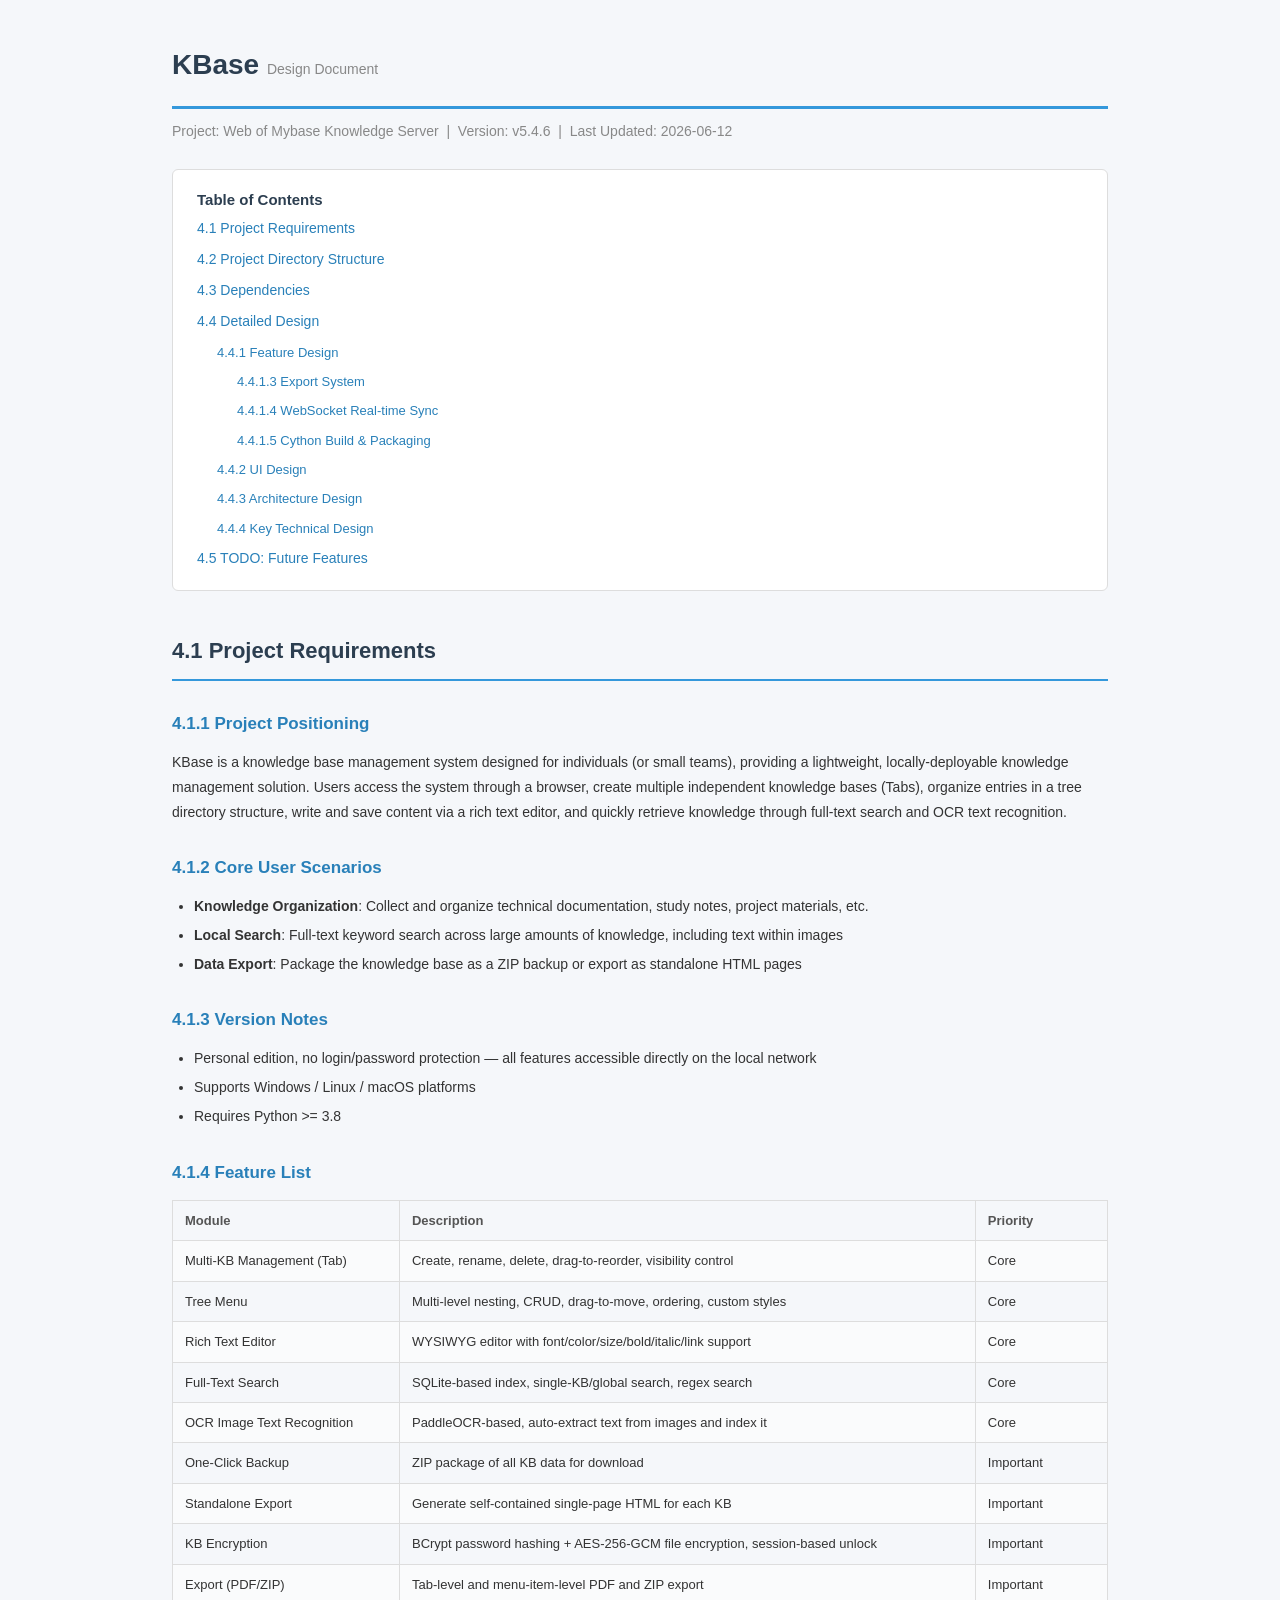
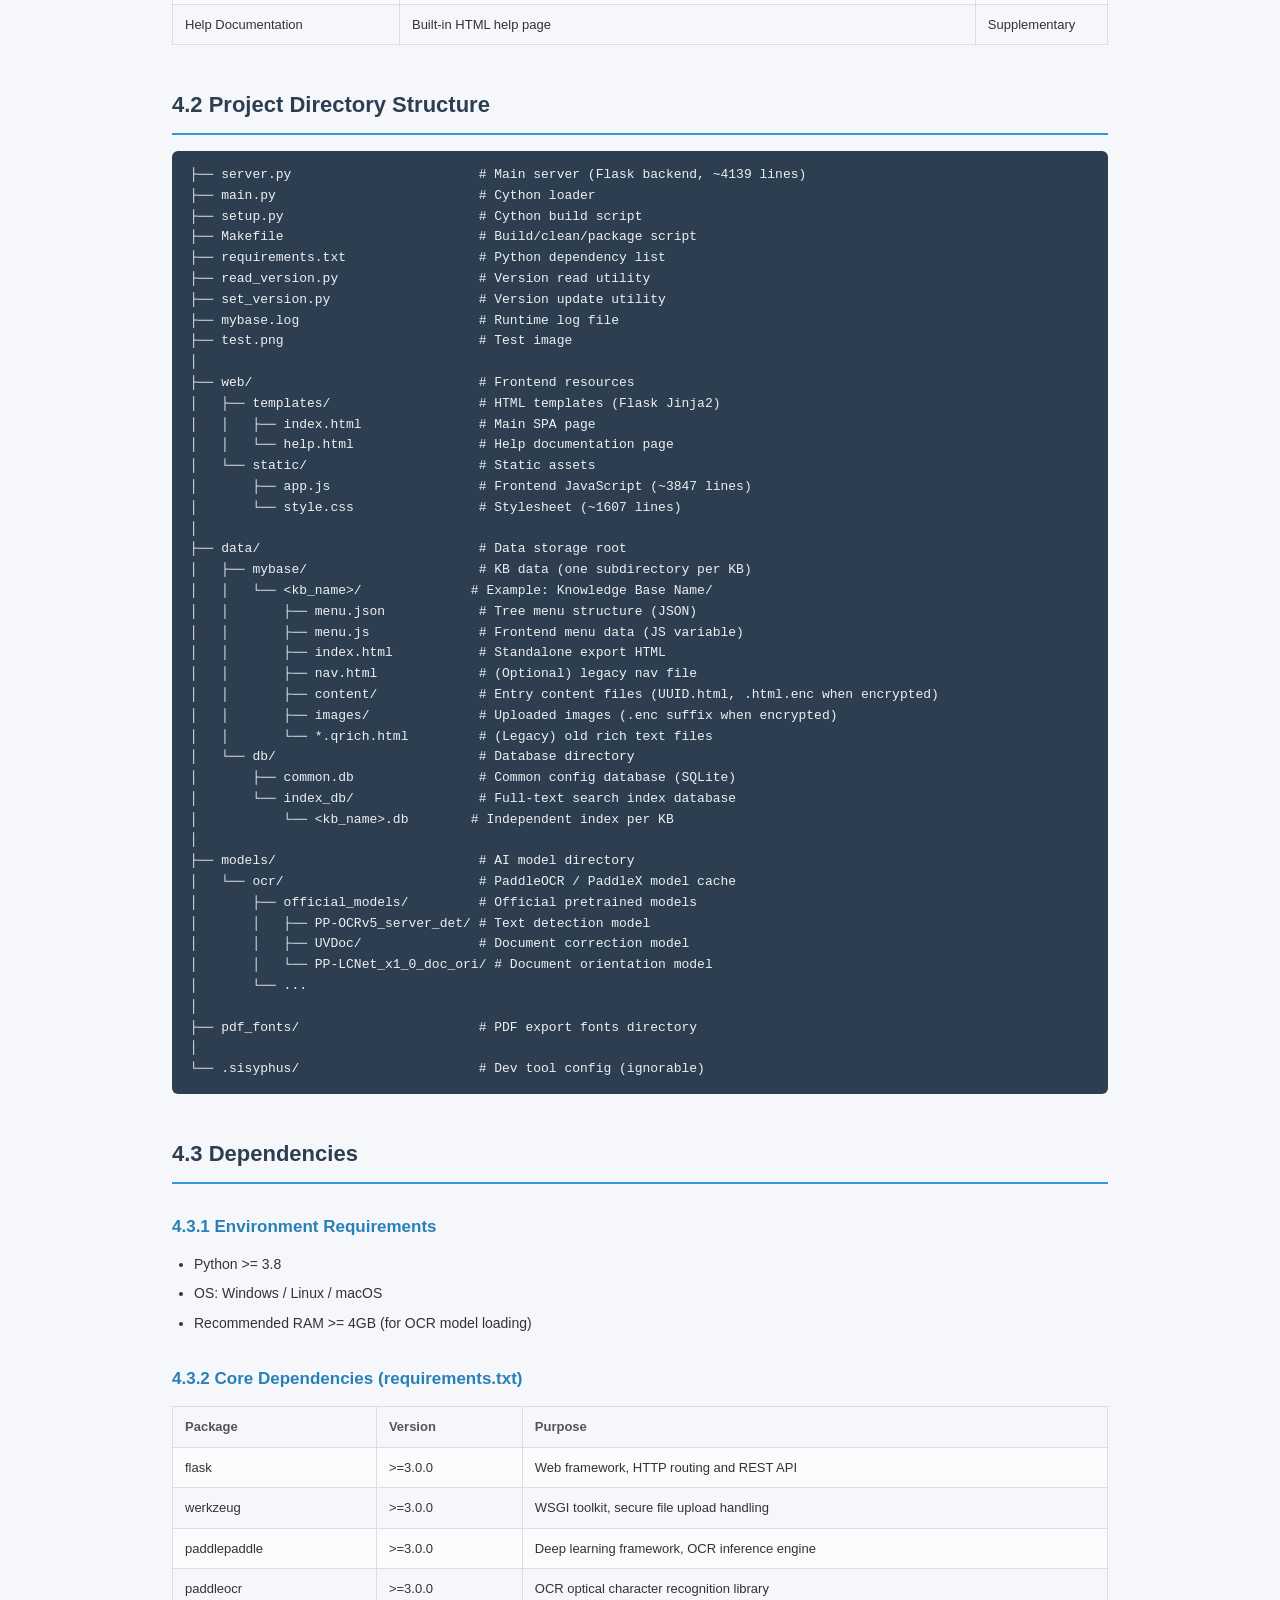
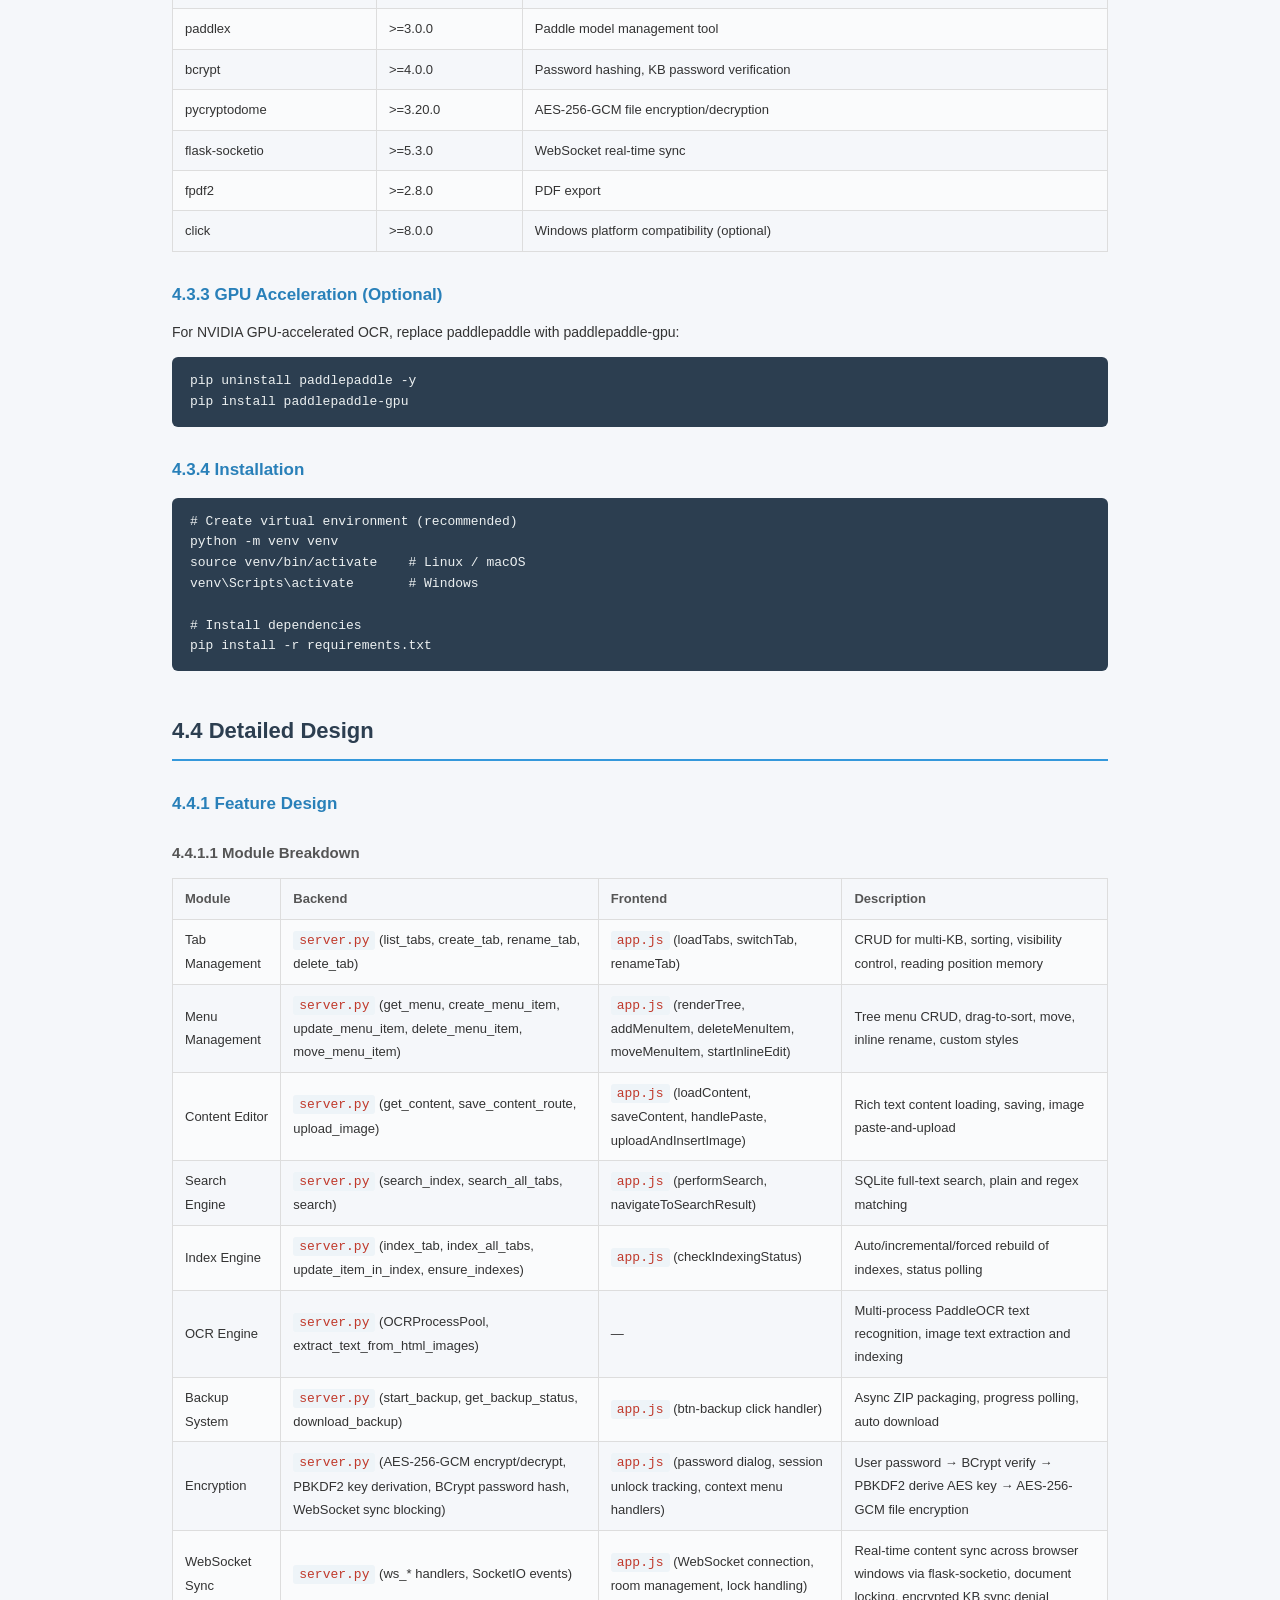
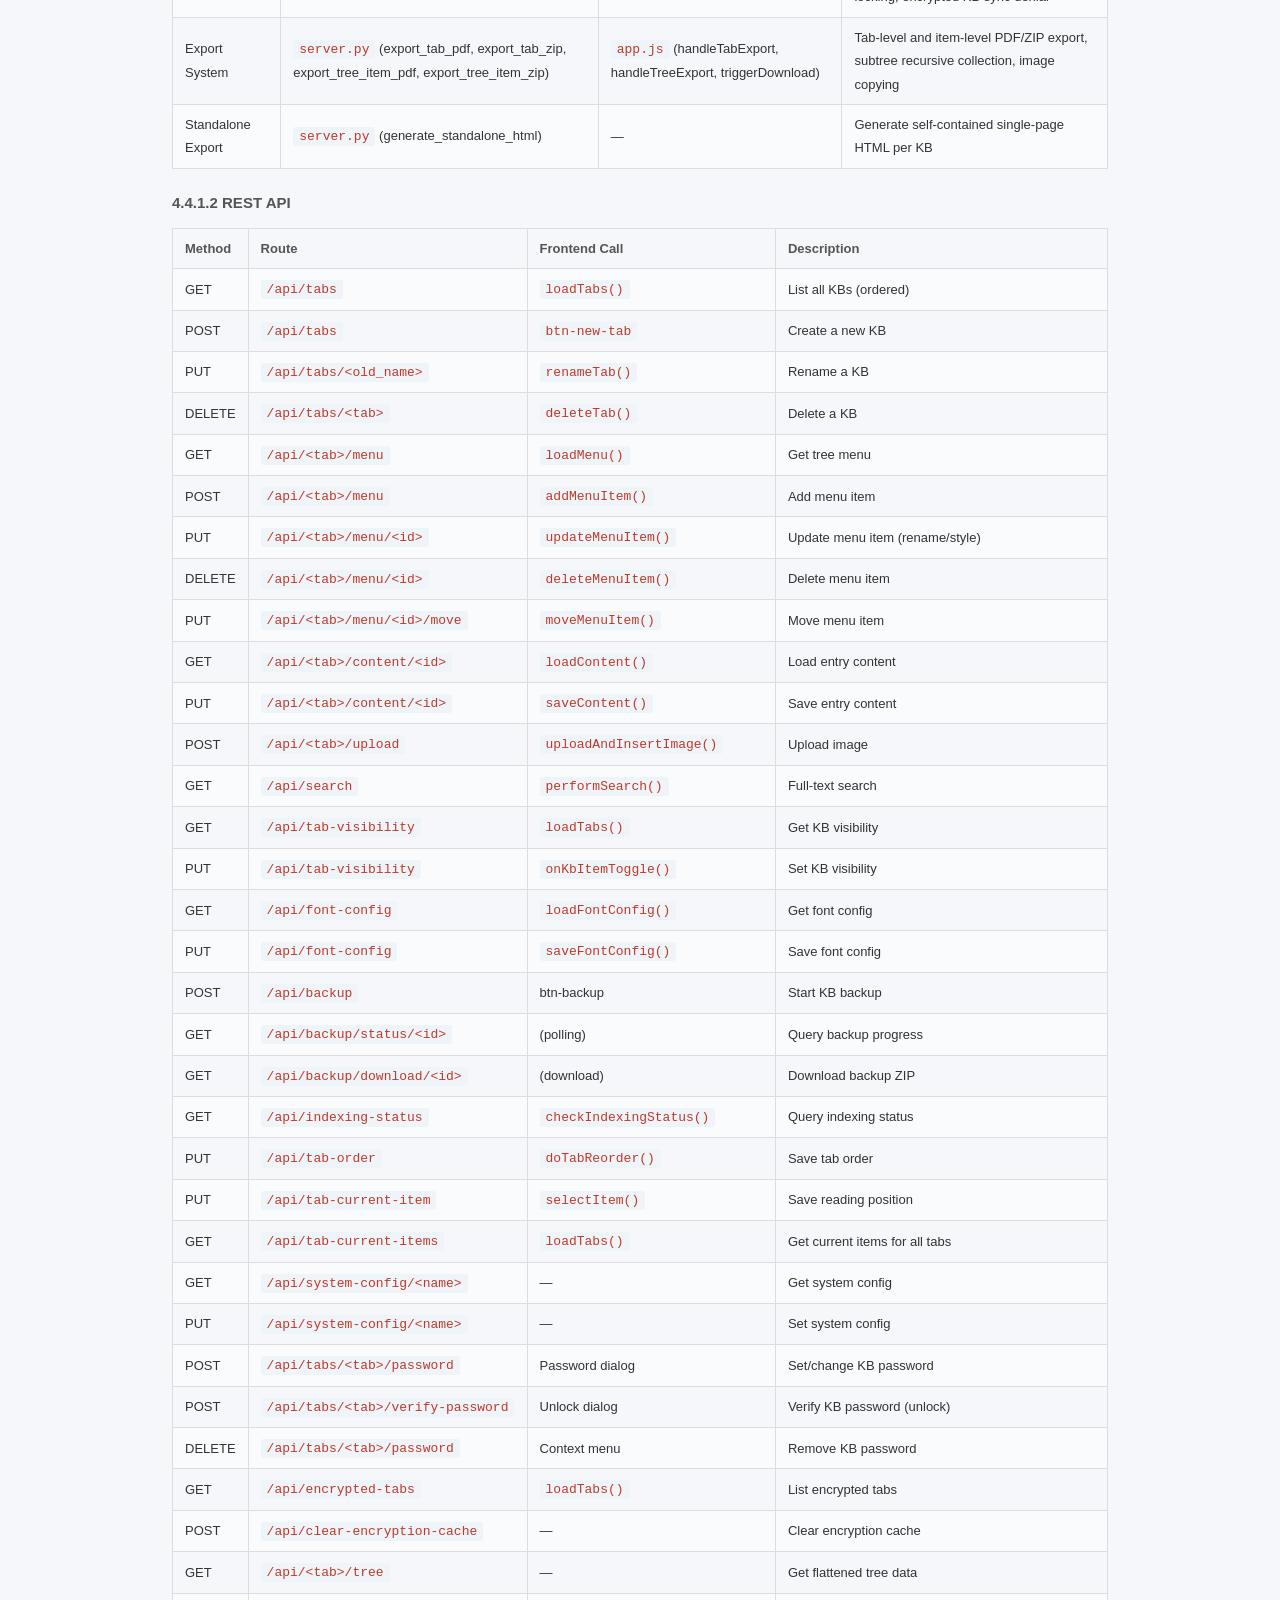
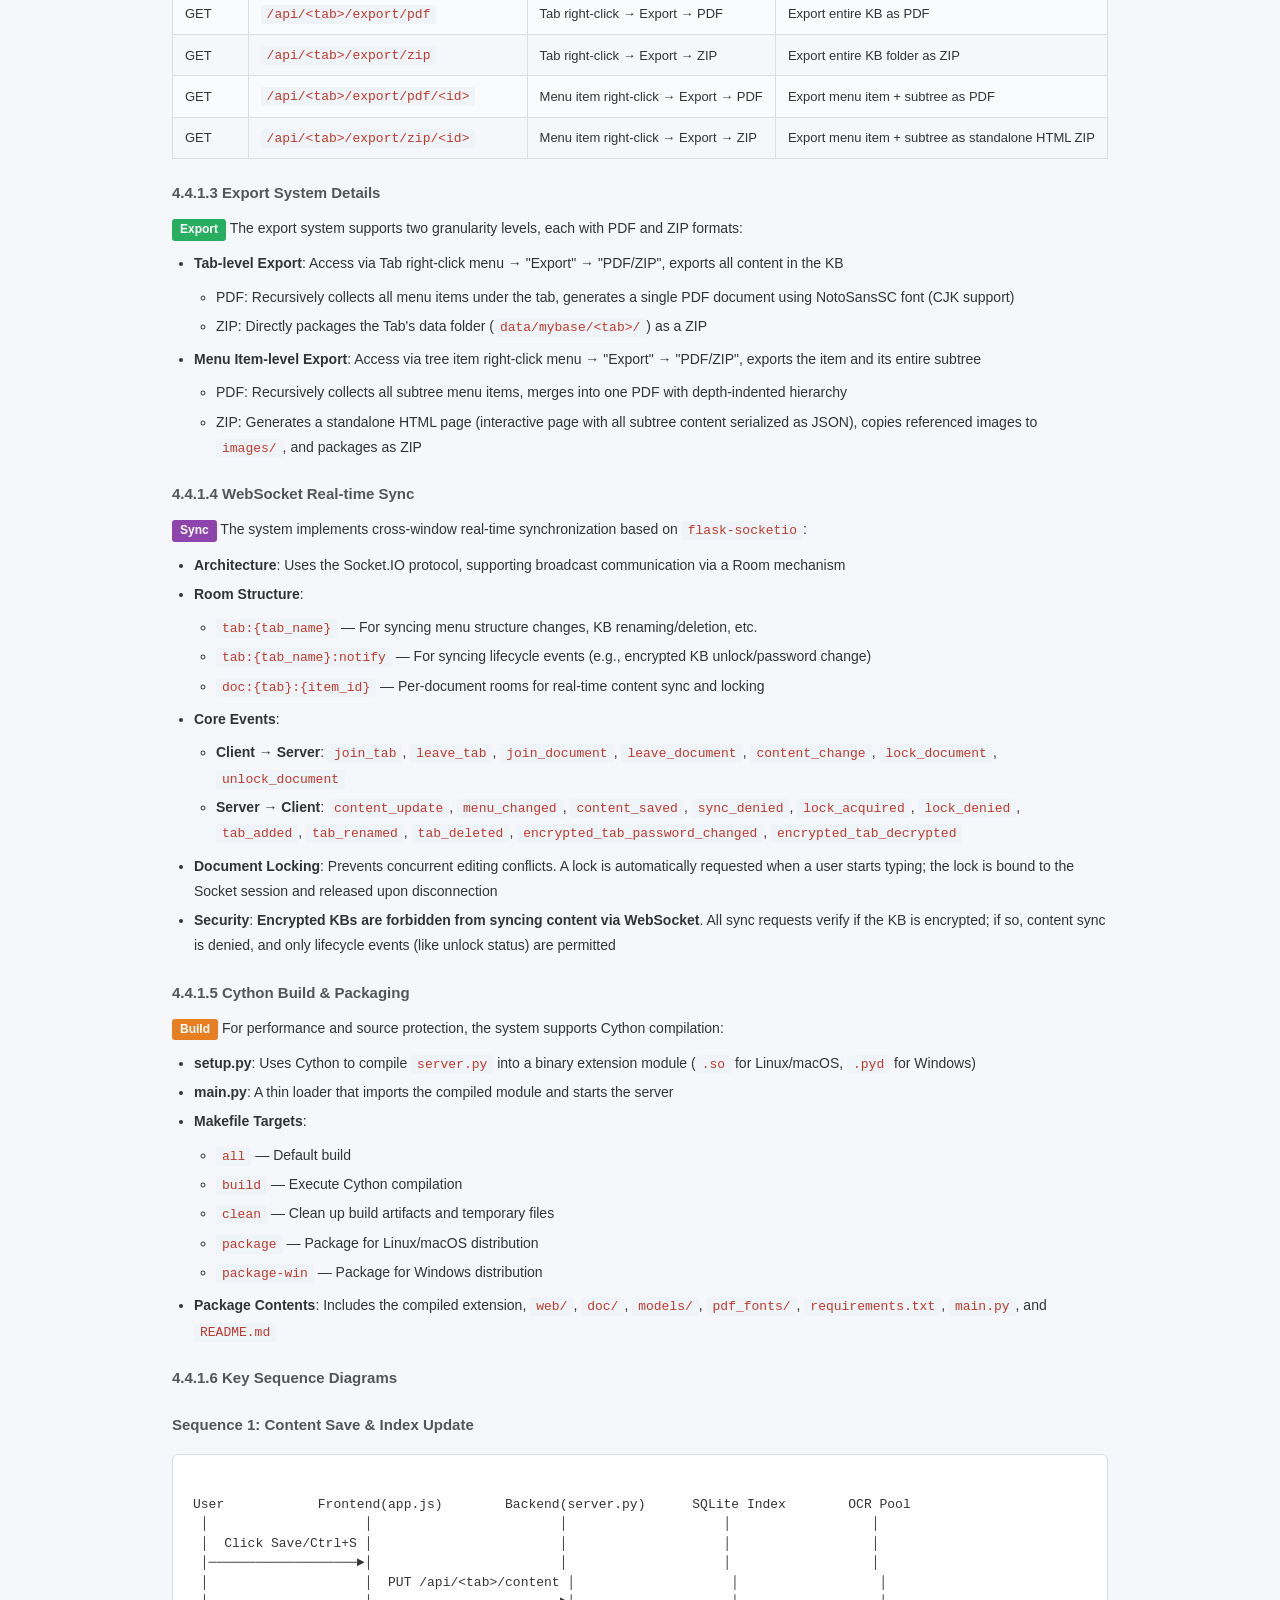
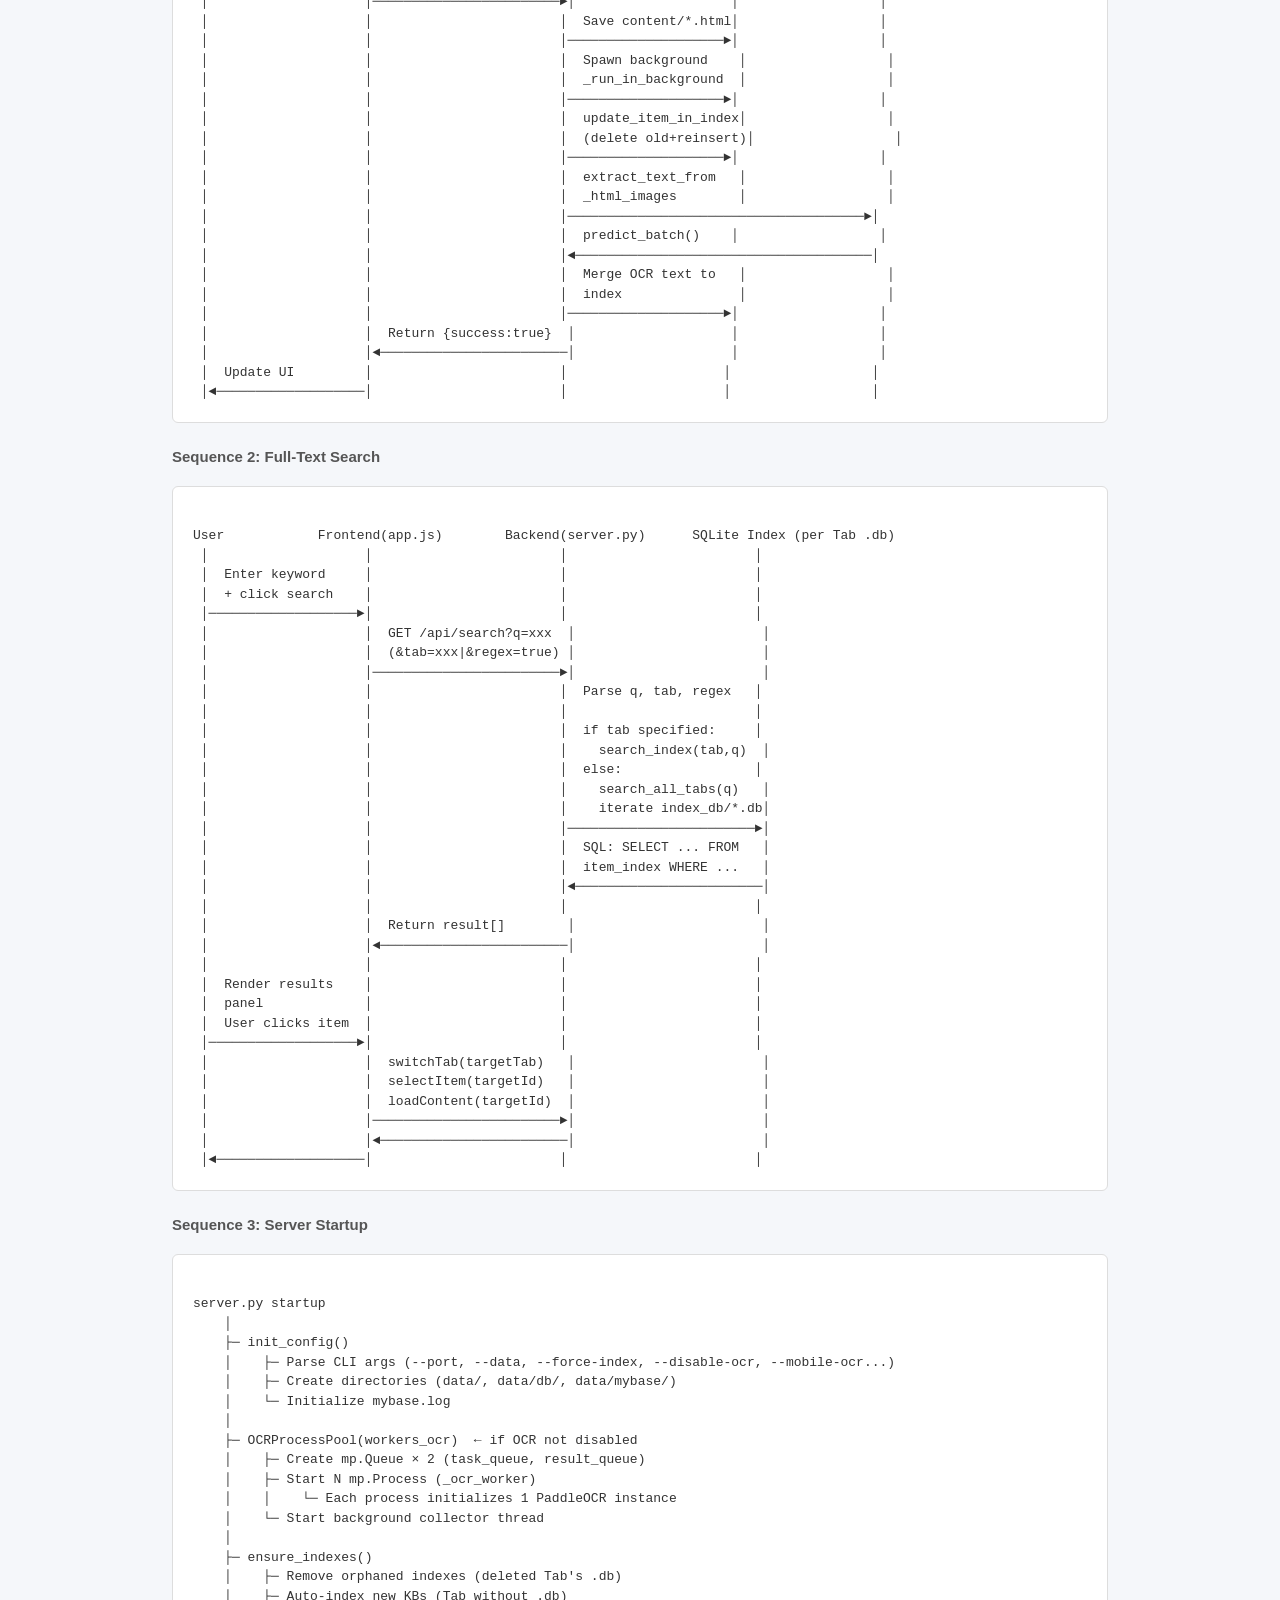
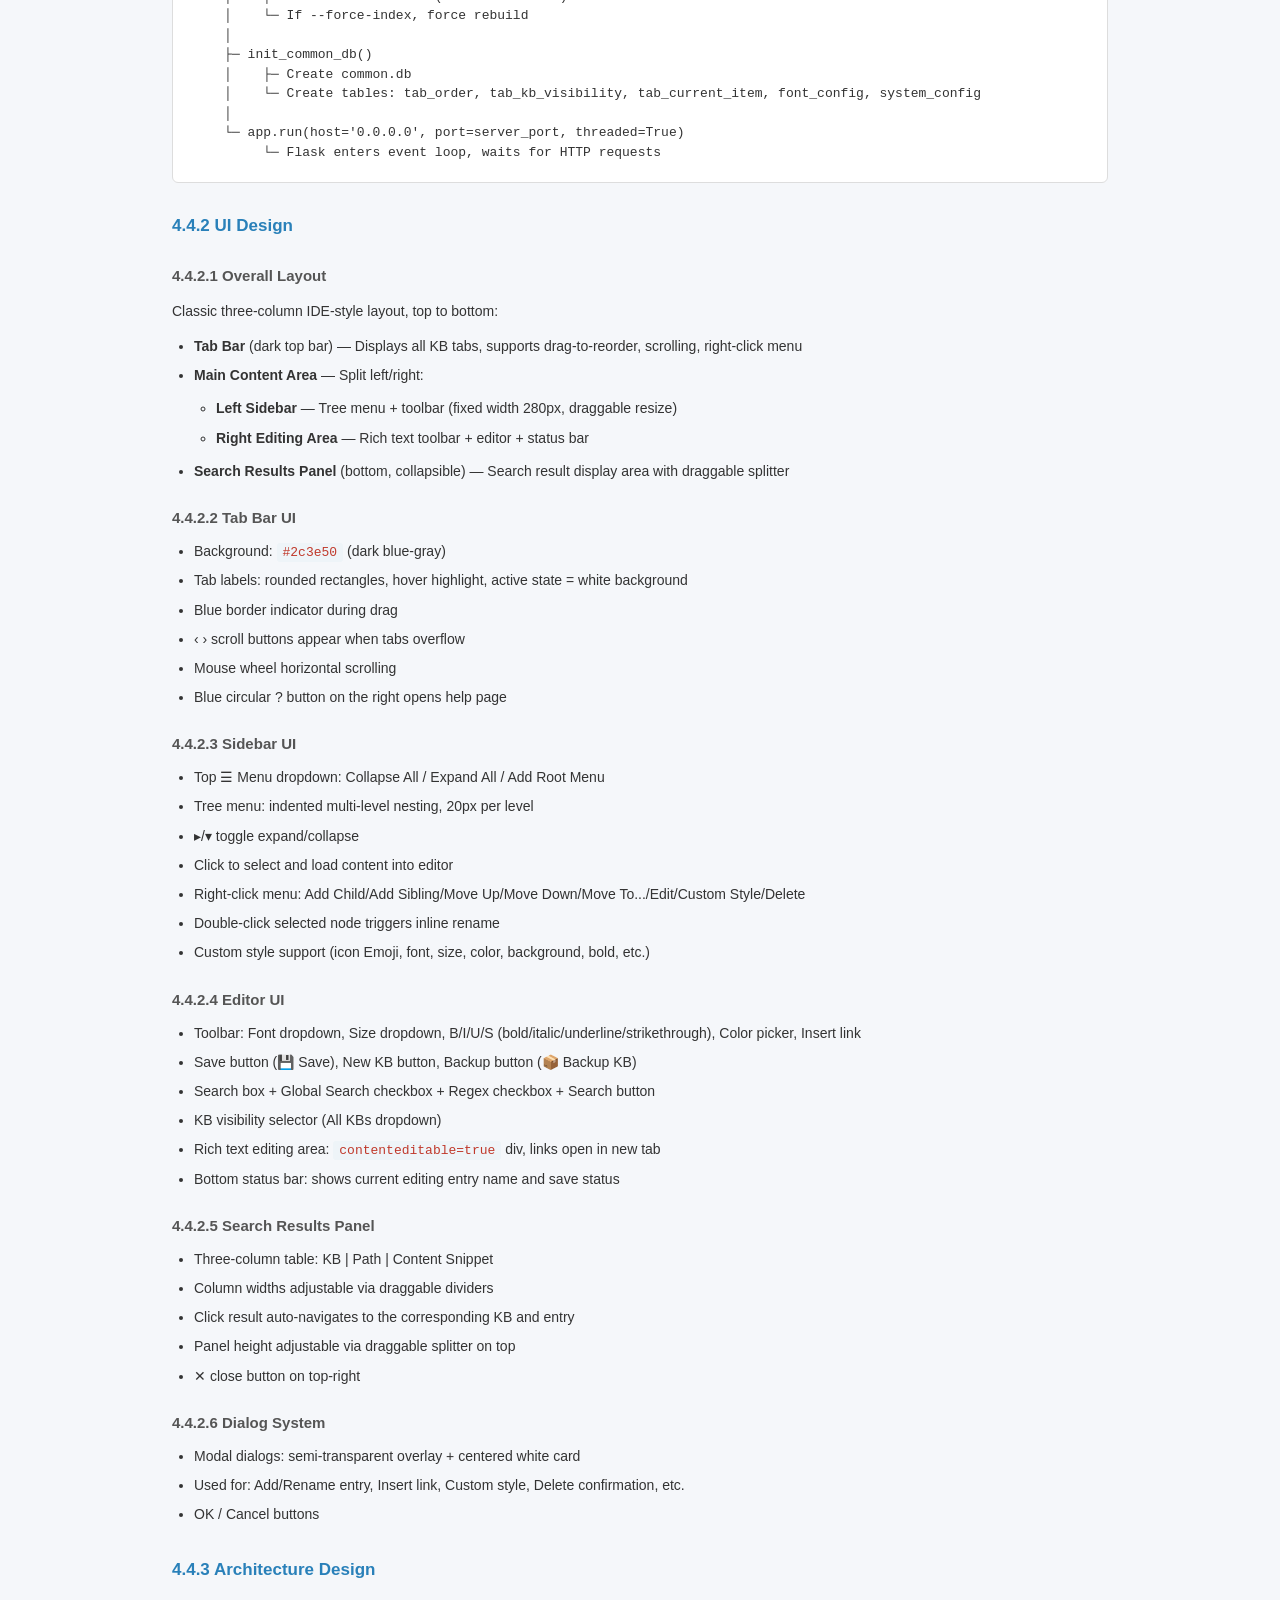
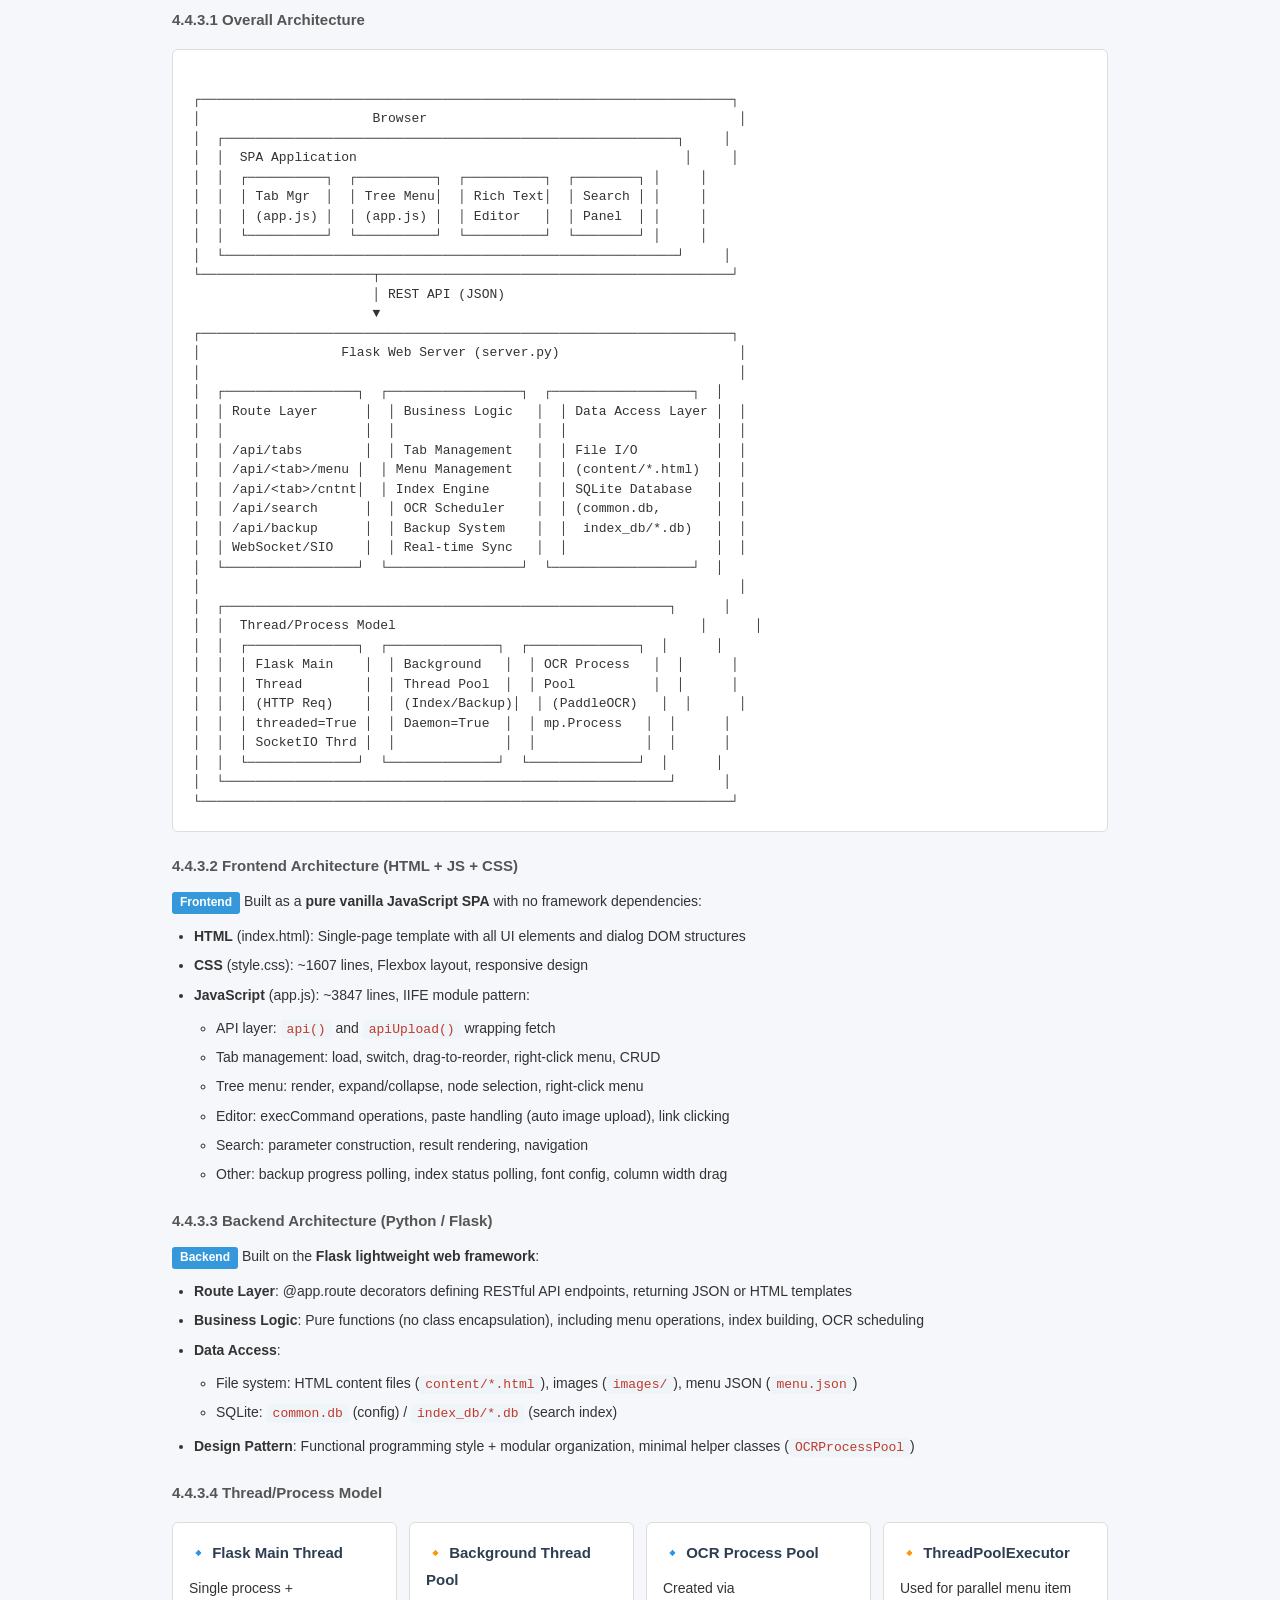
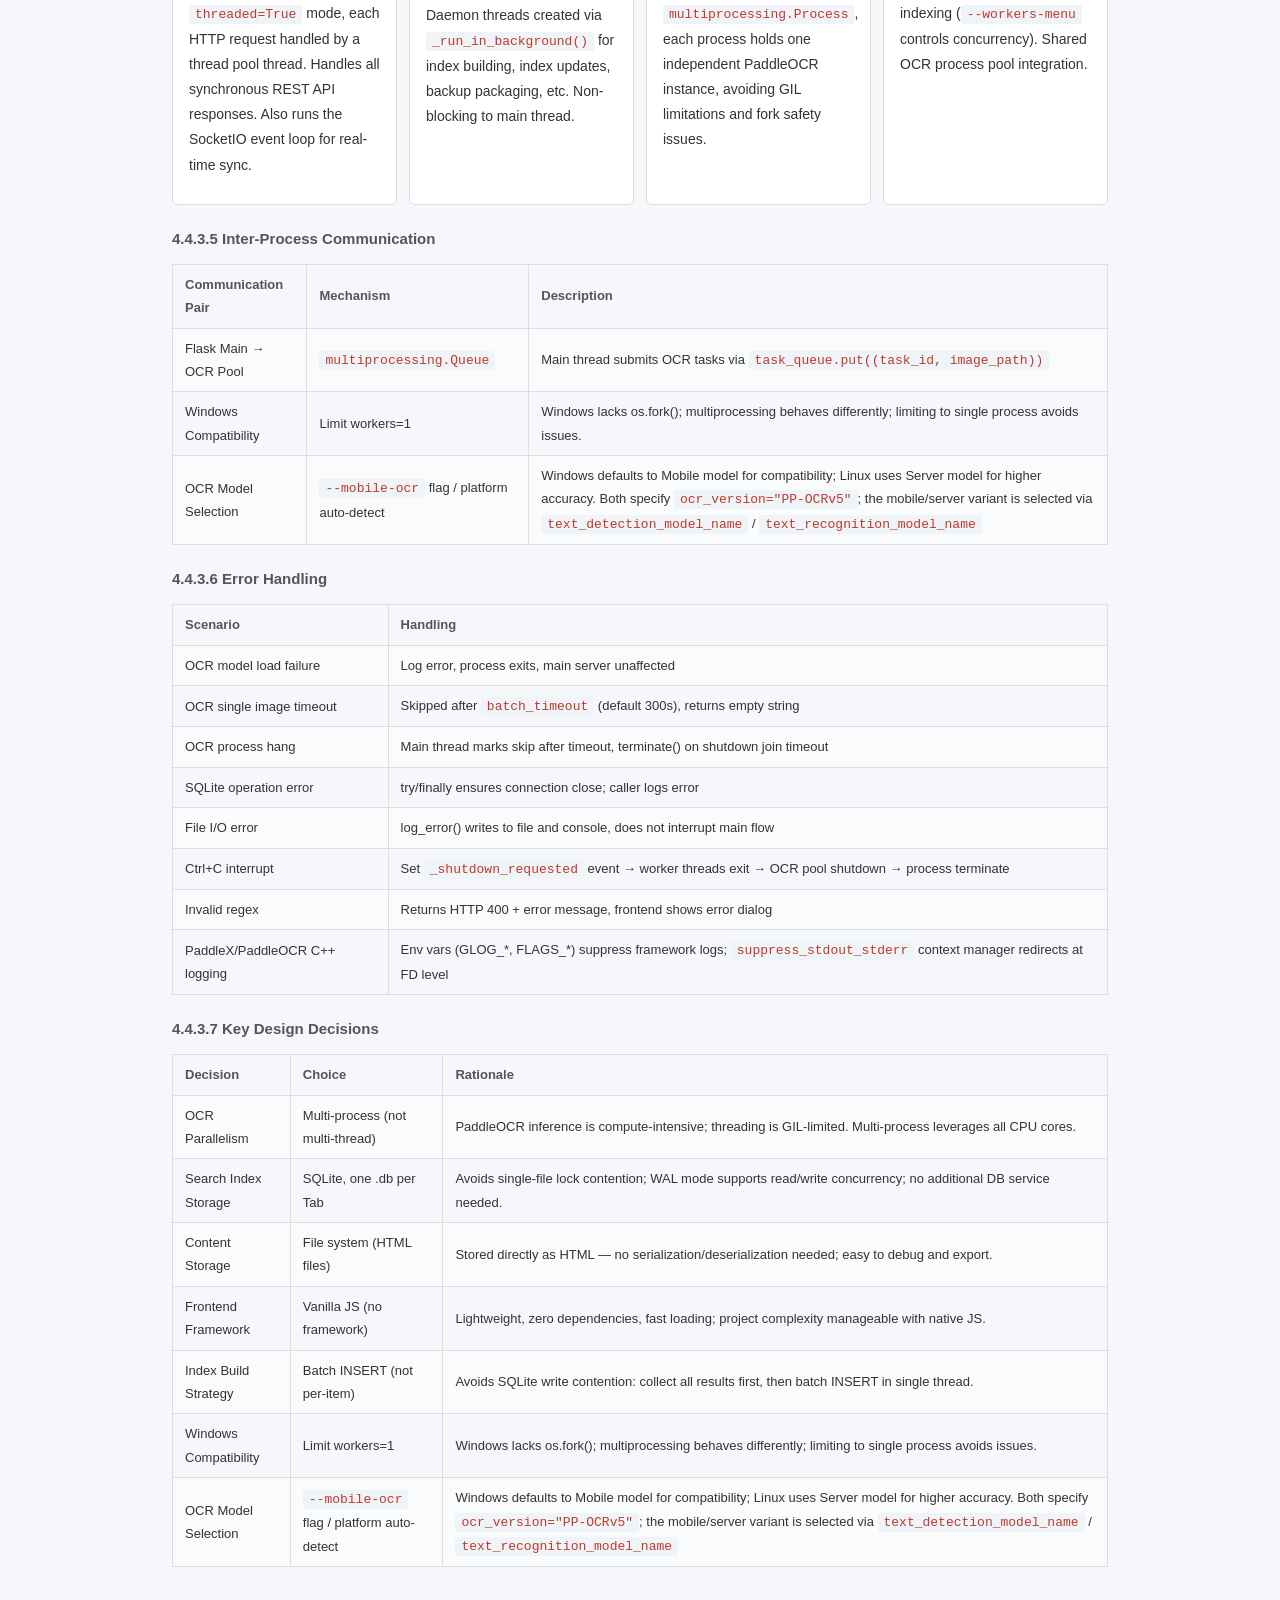
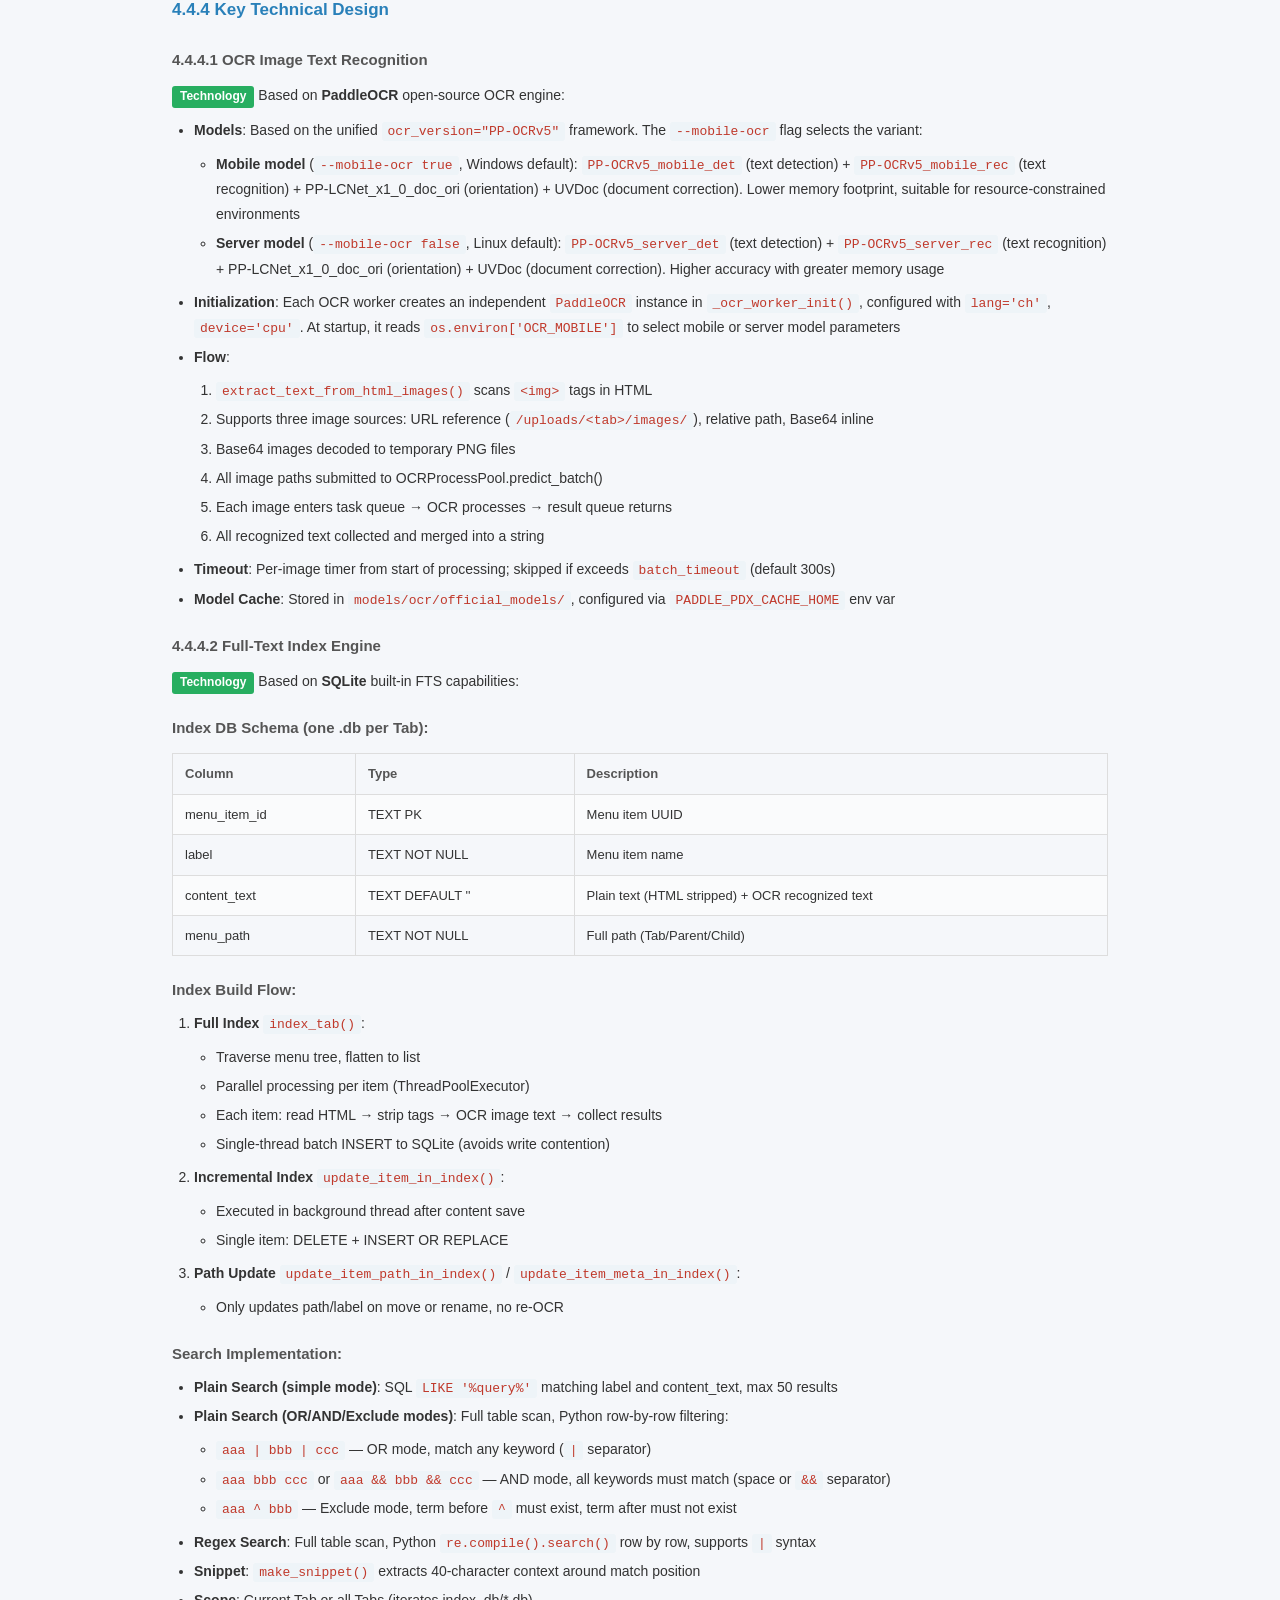
<file: doc/design-en.html>
<!DOCTYPE html>
<html lang="en">
<head>
<meta charset="UTF-8">
<meta name="viewport" content="width=device-width, initial-scale=1.0">
<title>KBase — Design Document</title>
<style>
  * { margin:0; padding:0; box-sizing:border-box; }
  body {
    font-family: -apple-system, BlinkMacSystemFont, 'Segoe UI', Roboto, 'Helvetica Neue', sans-serif;
    background: #f5f7fa;
    color: #333;
    line-height: 1.8;
    font-size: 14px;
  }
  .doc-container {
    max-width: 1000px;
    margin: 0 auto;
    padding: 40px 32px 100px;
  }
  h1 {
    font-size: 28px;
    color: #2c3e50;
    margin-bottom: 4px;
    padding-bottom: 16px;
    border-bottom: 3px solid #3498db;
  }
  h1 small { font-size:14px; font-weight:normal; color:#888; }
  h2 {
    font-size: 22px;
    color: #2c3e50;
    margin: 40px 0 16px;
    padding-bottom: 8px;
    border-bottom: 2px solid #3498db;
  }
  h3 {
    font-size: 17px;
    color: #2980b9;
    margin: 28px 0 10px;
  }
  h4 {
    font-size: 15px;
    color: #555;
    margin: 20px 0 8px;
  }
  p { margin: 10px 0; }
  ul, ol { margin: 8px 0 8px 22px; }
  li { margin: 4px 0; }
  code {
    background: #eef4f8;
    padding: 2px 6px;
    border-radius: 3px;
    font-size: 13px;
    font-family: 'SFMono-Regular', Consolas, 'Liberation Mono', Menlo, monospace;
    color: #c0392b;
  }
  pre {
    background: #2c3e50;
    color: #ecf0f1;
    padding: 14px 18px;
    border-radius: 6px;
    overflow-x: auto;
    font-size: 13px;
    line-height: 1.6;
    margin: 12px 0;
  }
  pre code { background:transparent; color:#ecf0f1; padding:0; }
  table {
    width: 100%;
    border-collapse: collapse;
    margin: 12px 0;
  }
  th, td {
    text-align: left;
    padding: 8px 12px;
    border: 1px solid #ddd;
    font-size: 13px;
  }
  th { background: #f5f7fa; font-weight: 600; color: #555; }
  tr:nth-child(even) { background: #fafbfc; }
  .tip {
    background: #eaf7ea;
    border-left: 4px solid #27ae60;
    padding: 12px 16px;
    margin: 12px 0;
    border-radius: 0 4px 4px 0;
    font-size: 13px;
  }
  .note {
    background: #fef9e7;
    border-left: 4px solid #f39c12;
    padding: 12px 16px;
    margin: 12px 0;
    border-radius: 0 4px 4px 0;
    font-size: 13px;
  }
  .signature {
    margin-top: 60px;
    padding-top: 24px;
    border-top: 2px solid #ddd;
    text-align: center;
    color: #888;
    font-size: 13px;
  }
  .toc { background:#fff; border:1px solid #ddd; border-radius:6px; padding:16px 24px; margin:20px 0; }
  .toc a { display:block; padding:3px 0; color:#2980b9; text-decoration:none; font-size:14px; }
  .toc a:hover { text-decoration:underline; }
  .toc .l2 { padding-left:20px; font-size:13px; }
  .toc .l3 { padding-left:40px; font-size:13px; }
  .diagram {
    background: #fff;
    border: 1px solid #ddd;
    border-radius: 6px;
    padding: 20px;
    margin: 16px 0;
    font-family: 'SFMono-Regular', Consolas, monospace;
    font-size: 13px;
    line-height: 1.5;
    overflow-x: auto;
    white-space: pre;
  }
  .arch-box {
    display: flex; gap: 12px; flex-wrap: wrap; margin: 16px 0;
  }
  .arch-box > div {
    flex: 1; min-width: 200px;
    background: #fff; border: 1px solid #ddd; border-radius: 6px; padding: 16px;
  }
  .arch-box h4 { margin:0 0 8px; color:#2c3e50; }
  .badge {
    display:inline-block; background:#3498db; color:#fff; padding:0 8px; border-radius:3px; font-size:12px; font-weight:600;
  }
  .badge-green { background:#27ae60; }
  .badge-orange { background:#e67e22; }
  .badge-purple { background:#8e44ad; }
  @media (max-width:768px) {
    .doc-container { padding:20px 16px 60px; }
    h1 { font-size:22px; }
  }
</style>
</head>
<body>
<div class="doc-container">

<h1>KBase <small>Design Document</small></h1>
<p style="color:#888;margin-bottom:24px">
  Project: Web of Mybase Knowledge Server &nbsp;|&nbsp; Version: v5.4.6 &nbsp;|&nbsp; Last Updated: 2026-06-12
</p>

<div class="toc">
  <strong style="color:#2c3e50;font-size:15px">Table of Contents</strong>
  <a href="#sec1">4.1 Project Requirements</a>
  <a href="#sec2">4.2 Project Directory Structure</a>
  <a href="#sec3">4.3 Dependencies</a>
  <a href="#sec4">4.4 Detailed Design</a>
  <a href="#sec4-1" class="l2">4.4.1 Feature Design</a>
  <a href="#sec4-1-3" class="l3">4.4.1.3 Export System</a>
  <a href="#sec4-1-4" class="l3">4.4.1.4 WebSocket Real-time Sync</a>
  <a href="#sec4-1-5" class="l3">4.4.1.5 Cython Build & Packaging</a>
  <a href="#sec4-2" class="l2">4.4.2 UI Design</a>
  <a href="#sec4-3" class="l2">4.4.3 Architecture Design</a>
  <a href="#sec4-4" class="l2">4.4.4 Key Technical Design</a>
  <a href="#sec5">4.5 TODO: Future Features</a>
</div>

<!-- ============================================================ -->
<h2 id="sec1">4.1 Project Requirements</h2>

<h3>4.1.1 Project Positioning</h3>
<p>
  KBase is a knowledge base management system designed for individuals (or small teams),
  providing a lightweight, locally-deployable knowledge management solution. Users access the system
  through a browser, create multiple independent knowledge bases (Tabs), organize entries in a tree
  directory structure, write and save content via a rich text editor, and quickly retrieve
  knowledge through full-text search and OCR text recognition.
</p>

<h3>4.1.2 Core User Scenarios</h3>
<ul>
  <li><strong>Knowledge Organization</strong>: Collect and organize technical documentation, study notes, project materials, etc.</li>
  <li><strong>Local Search</strong>: Full-text keyword search across large amounts of knowledge, including text within images</li>
  <li><strong>Data Export</strong>: Package the knowledge base as a ZIP backup or export as standalone HTML pages</li>
</ul>

<h3>4.1.3 Version Notes</h3>
<ul>
  <li>Personal edition, no login/password protection — all features accessible directly on the local network</li>
  <li>Supports Windows / Linux / macOS platforms</li>
  <li>Requires Python &gt;= 3.8</li>
</ul>

<h3>4.1.4 Feature List</h3>
<table>
  <tr><th>Module</th><th>Description</th><th>Priority</th></tr>
  <tr><td>Multi-KB Management (Tab)</td><td>Create, rename, delete, drag-to-reorder, visibility control</td><td>Core</td></tr>
  <tr><td>Tree Menu</td><td>Multi-level nesting, CRUD, drag-to-move, ordering, custom styles</td><td>Core</td></tr>
  <tr><td>Rich Text Editor</td><td>WYSIWYG editor with font/color/size/bold/italic/link support</td><td>Core</td></tr>
  <tr><td>Full-Text Search</td><td>SQLite-based index, single-KB/global search, regex search</td><td>Core</td></tr>
  <tr><td>OCR Image Text Recognition</td><td>PaddleOCR-based, auto-extract text from images and index it</td><td>Core</td></tr>
  <tr><td>One-Click Backup</td><td>ZIP package of all KB data for download</td><td>Important</td></tr>
  <tr><td>Standalone Export</td><td>Generate self-contained single-page HTML for each KB</td><td>Important</td></tr>
  <tr><td>KB Encryption</td><td>BCrypt password hashing + AES-256-GCM file encryption, session-based unlock</td><td>Important</td></tr>
  <tr><td>Export (PDF/ZIP)</td><td>Tab-level and menu-item-level PDF and ZIP export</td><td>Important</td></tr>
  <tr><td>Help Documentation</td><td>Built-in HTML help page</td><td>Supplementary</td></tr>
</table>

<!-- ============================================================ -->
<h2 id="sec2">4.2 Project Directory Structure</h2>

<pre>
├── server.py                        # Main server (Flask backend, ~4139 lines)
├── main.py                          # Cython loader
├── setup.py                         # Cython build script
├── Makefile                         # Build/clean/package script
├── requirements.txt                 # Python dependency list
├── read_version.py                  # Version read utility
├── set_version.py                   # Version update utility
├── mybase.log                       # Runtime log file
├── test.png                         # Test image
│
├── web/                             # Frontend resources
│   ├── templates/                   # HTML templates (Flask Jinja2)
│   │   ├── index.html               # Main SPA page
│   │   └── help.html                # Help documentation page
│   └── static/                      # Static assets
│       ├── app.js                   # Frontend JavaScript (~3847 lines)
│       └── style.css                # Stylesheet (~1607 lines)
│
├── data/                            # Data storage root
│   ├── mybase/                      # KB data (one subdirectory per KB)
│   │   └── &lt;kb_name&gt;/              # Example: Knowledge Base Name/
│   │       ├── menu.json            # Tree menu structure (JSON)
│   │       ├── menu.js              # Frontend menu data (JS variable)
│   │       ├── index.html           # Standalone export HTML
│   │       ├── nav.html             # (Optional) legacy nav file
│   │       ├── content/             # Entry content files (UUID.html, .html.enc when encrypted)
│   │       ├── images/              # Uploaded images (.enc suffix when encrypted)
│   │       └── *.qrich.html         # (Legacy) old rich text files
│   └── db/                          # Database directory
│       ├── common.db                # Common config database (SQLite)
│       └── index_db/                # Full-text search index database
│           └── &lt;kb_name&gt;.db        # Independent index per KB
│
├── models/                          # AI model directory
│   └── ocr/                         # PaddleOCR / PaddleX model cache
│       ├── official_models/         # Official pretrained models
│       │   ├── PP-OCRv5_server_det/ # Text detection model
│       │   ├── UVDoc/               # Document correction model
│       │   └── PP-LCNet_x1_0_doc_ori/ # Document orientation model
│       └── ...
│
├── pdf_fonts/                       # PDF export fonts directory
│
└── .sisyphus/                       # Dev tool config (ignorable)
</pre>

<!-- ============================================================ -->
<h2 id="sec3">4.3 Dependencies</h2>

<h3>4.3.1 Environment Requirements</h3>
<ul>
  <li>Python &gt;= 3.8</li>
  <li>OS: Windows / Linux / macOS</li>
  <li>Recommended RAM &gt;= 4GB (for OCR model loading)</li>
</ul>

<h3>4.3.2 Core Dependencies (requirements.txt)</h3>
<table>
  <tr><th>Package</th><th>Version</th><th>Purpose</th></tr>
  <tr><td>flask</td><td>&gt;=3.0.0</td><td>Web framework, HTTP routing and REST API</td></tr>
  <tr><td>werkzeug</td><td>&gt;=3.0.0</td><td>WSGI toolkit, secure file upload handling</td></tr>
  <tr><td>paddlepaddle</td><td>&gt;=3.0.0</td><td>Deep learning framework, OCR inference engine</td></tr>
  <tr><td>paddleocr</td><td>&gt;=3.0.0</td><td>OCR optical character recognition library</td></tr>
  <tr><td>paddlex</td><td>&gt;=3.0.0</td><td>Paddle model management tool</td></tr>
  <tr><td>bcrypt</td><td>&gt;=4.0.0</td><td>Password hashing, KB password verification</td></tr>
  <tr><td>pycryptodome</td><td>&gt;=3.20.0</td><td>AES-256-GCM file encryption/decryption</td></tr>
  <tr><td>flask-socketio</td><td>&gt;=5.3.0</td><td>WebSocket real-time sync</td></tr>
  <tr><td>fpdf2</td><td>&gt;=2.8.0</td><td>PDF export</td></tr>
  <tr><td>click</td><td>&gt;=8.0.0</td><td>Windows platform compatibility (optional)</td></tr>
</table>

<h3>4.3.3 GPU Acceleration (Optional)</h3>
<p>For NVIDIA GPU-accelerated OCR, replace paddlepaddle with paddlepaddle-gpu:</p>
<pre><code>pip uninstall paddlepaddle -y
pip install paddlepaddle-gpu</code></pre>

<h3>4.3.4 Installation</h3>
<pre><code># Create virtual environment (recommended)
python -m venv venv
source venv/bin/activate    # Linux / macOS
venv\Scripts\activate       # Windows

# Install dependencies
pip install -r requirements.txt</code></pre>

<!-- ============================================================ -->
<h2 id="sec4">4.4 Detailed Design</h2>

<!-- ============================================================ -->
<h3 id="sec4-1">4.4.1 Feature Design</h3>

<h4>4.4.1.1 Module Breakdown</h4>

<table>
  <tr><th>Module</th><th>Backend</th><th>Frontend</th><th>Description</th></tr>
  <tr>
    <td>Tab Management</td>
    <td><code>server.py</code> (list_tabs, create_tab, rename_tab, delete_tab)</td>
    <td><code>app.js</code> (loadTabs, switchTab, renameTab)</td>
    <td>CRUD for multi-KB, sorting, visibility control, reading position memory</td>
  </tr>
  <tr>
    <td>Menu Management</td>
    <td><code>server.py</code> (get_menu, create_menu_item, update_menu_item, delete_menu_item, move_menu_item)</td>
    <td><code>app.js</code> (renderTree, addMenuItem, deleteMenuItem, moveMenuItem, startInlineEdit)</td>
    <td>Tree menu CRUD, drag-to-sort, move, inline rename, custom styles</td>
  </tr>
  <tr>
    <td>Content Editor</td>
    <td><code>server.py</code> (get_content, save_content_route, upload_image)</td>
    <td><code>app.js</code> (loadContent, saveContent, handlePaste, uploadAndInsertImage)</td>
    <td>Rich text content loading, saving, image paste-and-upload</td>
  </tr>
  <tr>
    <td>Search Engine</td>
    <td><code>server.py</code> (search_index, search_all_tabs, search)</td>
    <td><code>app.js</code> (performSearch, navigateToSearchResult)</td>
    <td>SQLite full-text search, plain and regex matching</td>
  </tr>
  <tr>
    <td>Index Engine</td>
    <td><code>server.py</code> (index_tab, index_all_tabs, update_item_in_index, ensure_indexes)</td>
    <td><code>app.js</code> (checkIndexingStatus)</td>
    <td>Auto/incremental/forced rebuild of indexes, status polling</td>
  </tr>
  <tr>
    <td>OCR Engine</td>
    <td><code>server.py</code> (OCRProcessPool, extract_text_from_html_images)</td>
    <td>—</td>
    <td>Multi-process PaddleOCR text recognition, image text extraction and indexing</td>
  </tr>
  <tr>
    <td>Backup System</td>
    <td><code>server.py</code> (start_backup, get_backup_status, download_backup)</td>
    <td><code>app.js</code> (btn-backup click handler)</td>
    <td>Async ZIP packaging, progress polling, auto download</td>
  </tr>
  <tr>
    <td>Encryption</td>
    <td><code>server.py</code> (AES-256-GCM encrypt/decrypt, PBKDF2 key derivation, BCrypt password hash, WebSocket sync blocking)</td>
    <td><code>app.js</code> (password dialog, session unlock tracking, context menu handlers)</td>
    <td>User password → BCrypt verify → PBKDF2 derive AES key → AES-256-GCM file encryption</td>
  </tr>
  <tr>
    <td>WebSocket Sync</td>
    <td><code>server.py</code> (ws_* handlers, SocketIO events)</td>
    <td><code>app.js</code> (WebSocket connection, room management, lock handling)</td>
    <td>Real-time content sync across browser windows via flask-socketio, document locking, encrypted KB sync denial</td>
  </tr>
  <tr>
    <td>Export System</td>
    <td><code>server.py</code> (export_tab_pdf, export_tab_zip, export_tree_item_pdf, export_tree_item_zip)</td>
    <td><code>app.js</code> (handleTabExport, handleTreeExport, triggerDownload)</td>
    <td>Tab-level and item-level PDF/ZIP export, subtree recursive collection, image copying</td>
  </tr>
  <tr>
    <td>Standalone Export</td>
    <td><code>server.py</code> (generate_standalone_html)</td>
    <td>—</td>
    <td>Generate self-contained single-page HTML per KB</td>
  </tr>
</table>

<h4>4.4.1.2 REST API</h4>

<table>
  <tr><th>Method</th><th>Route</th><th>Frontend Call</th><th>Description</th></tr>
  <tr><td>GET</td><td><code>/api/tabs</code></td><td><code>loadTabs()</code></td><td>List all KBs (ordered)</td></tr>
  <tr><td>POST</td><td><code>/api/tabs</code></td><td><code>btn-new-tab</code></td><td>Create a new KB</td></tr>
  <tr><td>PUT</td><td><code>/api/tabs/&lt;old_name&gt;</code></td><td><code>renameTab()</code></td><td>Rename a KB</td></tr>
  <tr><td>DELETE</td><td><code>/api/tabs/&lt;tab&gt;</code></td><td><code>deleteTab()</code></td><td>Delete a KB</td></tr>
  <tr><td>GET</td><td><code>/api/&lt;tab&gt;/menu</code></td><td><code>loadMenu()</code></td><td>Get tree menu</td></tr>
  <tr><td>POST</td><td><code>/api/&lt;tab&gt;/menu</code></td><td><code>addMenuItem()</code></td><td>Add menu item</td></tr>
  <tr><td>PUT</td><td><code>/api/&lt;tab&gt;/menu/&lt;id&gt;</code></td><td><code>updateMenuItem()</code></td><td>Update menu item (rename/style)</td></tr>
  <tr><td>DELETE</td><td><code>/api/&lt;tab&gt;/menu/&lt;id&gt;</code></td><td><code>deleteMenuItem()</code></td><td>Delete menu item</td></tr>
  <tr><td>PUT</td><td><code>/api/&lt;tab&gt;/menu/&lt;id&gt;/move</code></td><td><code>moveMenuItem()</code></td><td>Move menu item</td></tr>
  <tr><td>GET</td><td><code>/api/&lt;tab&gt;/content/&lt;id&gt;</code></td><td><code>loadContent()</code></td><td>Load entry content</td></tr>
  <tr><td>PUT</td><td><code>/api/&lt;tab&gt;/content/&lt;id&gt;</code></td><td><code>saveContent()</code></td><td>Save entry content</td></tr>
  <tr><td>POST</td><td><code>/api/&lt;tab&gt;/upload</code></td><td><code>uploadAndInsertImage()</code></td><td>Upload image</td></tr>
  <tr><td>GET</td><td><code>/api/search</code></td><td><code>performSearch()</code></td><td>Full-text search</td></tr>
  <tr><td>GET</td><td><code>/api/tab-visibility</code></td><td><code>loadTabs()</code></td><td>Get KB visibility</td></tr>
  <tr><td>PUT</td><td><code>/api/tab-visibility</code></td><td><code>onKbItemToggle()</code></td><td>Set KB visibility</td></tr>
  <tr><td>GET</td><td><code>/api/font-config</code></td><td><code>loadFontConfig()</code></td><td>Get font config</td></tr>
  <tr><td>PUT</td><td><code>/api/font-config</code></td><td><code>saveFontConfig()</code></td><td>Save font config</td></tr>
  <tr><td>POST</td><td><code>/api/backup</code></td><td>btn-backup</td><td>Start KB backup</td></tr>
  <tr><td>GET</td><td><code>/api/backup/status/&lt;id&gt;</code></td><td>(polling)</td><td>Query backup progress</td></tr>
  <tr><td>GET</td><td><code>/api/backup/download/&lt;id&gt;</code></td><td>(download)</td><td>Download backup ZIP</td></tr>
  <tr><td>GET</td><td><code>/api/indexing-status</code></td><td><code>checkIndexingStatus()</code></td><td>Query indexing status</td></tr>
  <tr><td>PUT</td><td><code>/api/tab-order</code></td><td><code>doTabReorder()</code></td><td>Save tab order</td></tr>
  <tr><td>PUT</td><td><code>/api/tab-current-item</code></td><td><code>selectItem()</code></td><td>Save reading position</td></tr>
  <tr><td>GET</td><td><code>/api/tab-current-items</code></td><td><code>loadTabs()</code></td><td>Get current items for all tabs</td></tr>
  <tr><td>GET</td><td><code>/api/system-config/&lt;name&gt;</code></td><td>—</td><td>Get system config</td></tr>
  <tr><td>PUT</td><td><code>/api/system-config/&lt;name&gt;</code></td><td>—</td><td>Set system config</td></tr>
  <tr><td>POST</td><td><code>/api/tabs/&lt;tab&gt;/password</code></td><td>Password dialog</td><td>Set/change KB password</td></tr>
  <tr><td>POST</td><td><code>/api/tabs/&lt;tab&gt;/verify-password</code></td><td>Unlock dialog</td><td>Verify KB password (unlock)</td></tr>
  <tr><td>DELETE</td><td><code>/api/tabs/&lt;tab&gt;/password</code></td><td>Context menu</td><td>Remove KB password</td></tr>
  <tr><td>GET</td><td><code>/api/encrypted-tabs</code></td><td><code>loadTabs()</code></td><td>List encrypted tabs</td></tr>
  <tr><td>POST</td><td><code>/api/clear-encryption-cache</code></td><td>—</td><td>Clear encryption cache</td></tr>
  <tr><td>GET</td><td><code>/api/&lt;tab&gt;/tree</code></td><td>—</td><td>Get flattened tree data</td></tr>
  <tr><td>GET</td><td><code>/api/&lt;tab&gt;/export/pdf</code></td><td>Tab right-click → Export → PDF</td><td>Export entire KB as PDF</td></tr>
  <tr><td>GET</td><td><code>/api/&lt;tab&gt;/export/zip</code></td><td>Tab right-click → Export → ZIP</td><td>Export entire KB folder as ZIP</td></tr>
  <tr><td>GET</td><td><code>/api/&lt;tab&gt;/export/pdf/&lt;id&gt;</code></td><td>Menu item right-click → Export → PDF</td><td>Export menu item + subtree as PDF</td></tr>
  <tr><td>GET</td><td><code>/api/&lt;tab&gt;/export/zip/&lt;id&gt;</code></td><td>Menu item right-click → Export → ZIP</td><td>Export menu item + subtree as standalone HTML ZIP</td></tr>
</table>

<h4 id="sec4-1-3">4.4.1.3 Export System Details</h4>
<p><span class="badge badge-green">Export</span> The export system supports two granularity levels, each with PDF and ZIP formats:</p>
<ul>
  <li><strong>Tab-level Export</strong>: Access via Tab right-click menu → "Export" → "PDF/ZIP", exports all content in the KB
    <ul>
      <li>PDF: Recursively collects all menu items under the tab, generates a single PDF document using NotoSansSC font (CJK support)</li>
      <li>ZIP: Directly packages the Tab's data folder (<code>data/mybase/&lt;tab&gt;/</code>) as a ZIP</li>
    </ul>
  </li>
  <li><strong>Menu Item-level Export</strong>: Access via tree item right-click menu → "Export" → "PDF/ZIP", exports the item and its entire subtree
    <ul>
      <li>PDF: Recursively collects all subtree menu items, merges into one PDF with depth-indented hierarchy</li>
      <li>ZIP: Generates a standalone HTML page (interactive page with all subtree content serialized as JSON), copies referenced images to <code>images/</code>, and packages as ZIP</li>
    </ul>
  </li>
</ul>

<h4 id="sec4-1-4">4.4.1.4 WebSocket Real-time Sync</h4>
<p><span class="badge badge-purple">Sync</span> The system implements cross-window real-time synchronization based on <code>flask-socketio</code>:</p>
<ul>
  <li><strong>Architecture</strong>: Uses the Socket.IO protocol, supporting broadcast communication via a Room mechanism</li>
  <li><strong>Room Structure</strong>:
    <ul>
      <li><code>tab:{tab_name}</code> — For syncing menu structure changes, KB renaming/deletion, etc.</li>
      <li><code>tab:{tab_name}:notify</code> — For syncing lifecycle events (e.g., encrypted KB unlock/password change)</li>
      <li><code>doc:{tab}:{item_id}</code> — Per-document rooms for real-time content sync and locking</li>
    </ul>
  </li>
  <li><strong>Core Events</strong>:
    <ul>
      <li><strong>Client → Server</strong>: <code>join_tab</code>, <code>leave_tab</code>, <code>join_document</code>, <code>leave_document</code>, <code>content_change</code>, <code>lock_document</code>, <code>unlock_document</code></li>
      <li><strong>Server → Client</strong>: <code>content_update</code>, <code>menu_changed</code>, <code>content_saved</code>, <code>sync_denied</code>, <code>lock_acquired</code>, <code>lock_denied</code>, <code>tab_added</code>, <code>tab_renamed</code>, <code>tab_deleted</code>, <code>encrypted_tab_password_changed</code>, <code>encrypted_tab_decrypted</code></li>
    </ul>
  </li>
  <li><strong>Document Locking</strong>: Prevents concurrent editing conflicts. A lock is automatically requested when a user starts typing; the lock is bound to the Socket session and released upon disconnection</li>
  <li><strong>Security</strong>: <strong>Encrypted KBs are forbidden from syncing content via WebSocket</strong>. All sync requests verify if the KB is encrypted; if so, content sync is denied, and only lifecycle events (like unlock status) are permitted</li>
</ul>

<h4 id="sec4-1-5">4.4.1.5 Cython Build & Packaging</h4>
<p><span class="badge badge-orange">Build</span> For performance and source protection, the system supports Cython compilation:</p>
<ul>
  <li><strong>setup.py</strong>: Uses Cython to compile <code>server.py</code> into a binary extension module (<code>.so</code> for Linux/macOS, <code>.pyd</code> for Windows)</li>
  <li><strong>main.py</strong>: A thin loader that imports the compiled module and starts the server</li>
  <li><strong>Makefile Targets</strong>:
    <ul>
      <li><code>all</code> — Default build</li>
      <li><code>build</code> — Execute Cython compilation</li>
      <li><code>clean</code> — Clean up build artifacts and temporary files</li>
      <li><code>package</code> — Package for Linux/macOS distribution</li>
      <li><code>package-win</code> — Package for Windows distribution</li>
    </ul>
  </li>
  <li><strong>Package Contents</strong>: Includes the compiled extension, <code>web/</code>, <code>doc/</code>, <code>models/</code>, <code>pdf_fonts/</code>, <code>requirements.txt</code>, <code>main.py</code>, and <code>README.md</code></li>
</ul>

<h4>4.4.1.6 Key Sequence Diagrams</h4>

<h4>Sequence 1: Content Save & Index Update</h4>
<div class="diagram">
User            Frontend(app.js)        Backend(server.py)      SQLite Index        OCR Pool
 │                    │                        │                    │                  │
 │  Click Save/Ctrl+S │                        │                    │                  │
 │───────────────────►│                        │                    │                  │
 │                    │  PUT /api/&lt;tab&gt;/content │                    │                  │
 │                    │────────────────────────►│                    │                  │
 │                    │                        │  Save content/*.html│                  │
 │                    │                        │────────────────────►│                  │
 │                    │                        │  Spawn background    │                  │
 │                    │                        │  _run_in_background  │                  │
 │                    │                        │────────────────────►│                  │
 │                    │                        │  update_item_in_index│                  │
 │                    │                        │  (delete old+reinsert)│                  │
 │                    │                        │────────────────────►│                  │
 │                    │                        │  extract_text_from   │                  │
 │                    │                        │  _html_images        │                  │
 │                    │                        │──────────────────────────────────────►│
 │                    │                        │  predict_batch()    │                  │
 │                    │                        │◄──────────────────────────────────────│
 │                    │                        │  Merge OCR text to   │                  │
 │                    │                        │  index               │                  │
 │                    │                        │────────────────────►│                  │
 │                    │  Return {success:true}  │                    │                  │
 │                    │◄────────────────────────│                    │                  │
 │  Update UI         │                        │                    │                  │
 │◄───────────────────│                        │                    │                  │
</div>

<h4>Sequence 2: Full-Text Search</h4>
<div class="diagram">
User            Frontend(app.js)        Backend(server.py)      SQLite Index (per Tab .db)
 │                    │                        │                        │
 │  Enter keyword     │                        │                        │
 │  + click search    │                        │                        │
 │───────────────────►│                        │                        │
 │                    │  GET /api/search?q=xxx  │                        │
 │                    │  (&amp;tab=xxx|&amp;regex=true) │                        │
 │                    │────────────────────────►│                        │
 │                    │                        │  Parse q, tab, regex   │
 │                    │                        │                        │
 │                    │                        │  if tab specified:     │
 │                    │                        │    search_index(tab,q)  │
 │                    │                        │  else:                 │
 │                    │                        │    search_all_tabs(q)   │
 │                    │                        │    iterate index_db/*.db│
 │                    │                        │────────────────────────►│
 │                    │                        │  SQL: SELECT ... FROM   │
 │                    │                        │  item_index WHERE ...   │
 │                    │                        │◄────────────────────────│
 │                    │                        │                        │
 │                    │  Return result[]        │                        │
 │                    │◄────────────────────────│                        │
 │                    │                        │                        │
 │  Render results    │                        │                        │
 │  panel             │                        │                        │
 │  User clicks item  │                        │                        │
 │───────────────────►│                        │                        │
 │                    │  switchTab(targetTab)   │                        │
 │                    │  selectItem(targetId)   │                        │
 │                    │  loadContent(targetId)  │                        │
 │                    │────────────────────────►│                        │
 │                    │◄────────────────────────│                        │
 │◄───────────────────│                        │                        │
</div>

<h4>Sequence 3: Server Startup</h4>
<div class="diagram">
server.py startup
    │
    ├─ init_config()
    │    ├─ Parse CLI args (--port, --data, --force-index, --disable-ocr, --mobile-ocr...)
    │    ├─ Create directories (data/, data/db/, data/mybase/)
    │    └─ Initialize mybase.log
    │
    ├─ OCRProcessPool(workers_ocr)  ← if OCR not disabled
    │    ├─ Create mp.Queue × 2 (task_queue, result_queue)
    │    ├─ Start N mp.Process (_ocr_worker)
    │    │    └─ Each process initializes 1 PaddleOCR instance
    │    └─ Start background collector thread
    │
    ├─ ensure_indexes()
    │    ├─ Remove orphaned indexes (deleted Tab's .db)
    │    ├─ Auto-index new KBs (Tab without .db)
    │    └─ If --force-index, force rebuild
    │
    ├─ init_common_db()
    │    ├─ Create common.db
    │    └─ Create tables: tab_order, tab_kb_visibility, tab_current_item, font_config, system_config
    │
    └─ app.run(host='0.0.0.0', port=server_port, threaded=True)
         └─ Flask enters event loop, waits for HTTP requests
</div>


<!-- ============================================================ -->
<h3 id="sec4-2">4.4.2 UI Design</h3>

<h4>4.4.2.1 Overall Layout</h4>
<p>Classic three-column IDE-style layout, top to bottom:</p>
<ul>
  <li><strong>Tab Bar</strong> (dark top bar) — Displays all KB tabs, supports drag-to-reorder, scrolling, right-click menu</li>
  <li><strong>Main Content Area</strong> — Split left/right:
    <ul>
      <li><strong>Left Sidebar</strong> — Tree menu + toolbar (fixed width 280px, draggable resize)</li>
      <li><strong>Right Editing Area</strong> — Rich text toolbar + editor + status bar</li>
    </ul>
  </li>
  <li><strong>Search Results Panel</strong> (bottom, collapsible) — Search result display area with draggable splitter</li>
</ul>

<h4>4.4.2.2 Tab Bar UI</h4>
<ul>
  <li>Background: <code>#2c3e50</code> (dark blue-gray)</li>
  <li>Tab labels: rounded rectangles, hover highlight, active state = white background</li>
  <li>Blue border indicator during drag</li>
  <li>‹ › scroll buttons appear when tabs overflow</li>
  <li>Mouse wheel horizontal scrolling</li>
  <li>Blue circular ? button on the right opens help page</li>
</ul>

<h4>4.4.2.3 Sidebar UI</h4>
<ul>
  <li>Top ☰ Menu dropdown: Collapse All / Expand All / Add Root Menu</li>
  <li>Tree menu: indented multi-level nesting, 20px per level</li>
  <li>▸/▾ toggle expand/collapse</li>
  <li>Click to select and load content into editor</li>
  <li>Right-click menu: Add Child/Add Sibling/Move Up/Move Down/Move To.../Edit/Custom Style/Delete</li>
  <li>Double-click selected node triggers inline rename</li>
  <li>Custom style support (icon Emoji, font, size, color, background, bold, etc.)</li>
</ul>

<h4>4.4.2.4 Editor UI</h4>
<ul>
  <li>Toolbar: Font dropdown, Size dropdown, B/I/U/S (bold/italic/underline/strikethrough), Color picker, Insert link</li>
  <li>Save button (💾 Save), New KB button, Backup button (📦 Backup KB)</li>
  <li>Search box + Global Search checkbox + Regex checkbox + Search button</li>
  <li>KB visibility selector (All KBs dropdown)</li>
  <li>Rich text editing area: <code>contenteditable=true</code> div, links open in new tab</li>
  <li>Bottom status bar: shows current editing entry name and save status</li>
</ul>

<h4>4.4.2.5 Search Results Panel</h4>
<ul>
  <li>Three-column table: KB | Path | Content Snippet</li>
  <li>Column widths adjustable via draggable dividers</li>
  <li>Click result auto-navigates to the corresponding KB and entry</li>
  <li>Panel height adjustable via draggable splitter on top</li>
  <li>✕ close button on top-right</li>
</ul>

<h4>4.4.2.6 Dialog System</h4>
<ul>
  <li>Modal dialogs: semi-transparent overlay + centered white card</li>
  <li>Used for: Add/Rename entry, Insert link, Custom style, Delete confirmation, etc.</li>
  <li>OK / Cancel buttons</li>
</ul>

<!-- ============================================================ -->
<h3 id="sec4-3">4.4.3 Architecture Design</h3>

<h4>4.4.3.1 Overall Architecture</h4>
<div class="diagram">
┌────────────────────────────────────────────────────────────────────┐
│                      Browser                                        │
│  ┌──────────────────────────────────────────────────────────┐     │
│  │  SPA Application                                          │     │
│  │  ┌──────────┐  ┌──────────┐  ┌──────────┐  ┌────────┐ │     │
│  │  │ Tab Mgr  │  │ Tree Menu│  │ Rich Text│  │ Search │ │     │
│  │  │ (app.js) │  │ (app.js) │  │ Editor   │  │ Panel  │ │     │
│  │  └──────────┘  └──────────┘  └──────────┘  └────────┘ │     │
│  └──────────────────────────────────────────────────────────┘     │
└──────────────────────┬─────────────────────────────────────────────┘
                       │ REST API (JSON)
                       ▼
┌────────────────────────────────────────────────────────────────────┐
│                  Flask Web Server (server.py)                       │
│                                                                     │
│  ┌─────────────────┐  ┌─────────────────┐  ┌──────────────────┐  │
│  │ Route Layer      │  │ Business Logic   │  │ Data Access Layer │  │
│  │                  │  │                  │  │                   │  │
│  │ /api/tabs        │  │ Tab Management   │  │ File I/O          │  │
│  │ /api/&lt;tab&gt;/menu │  │ Menu Management   │  │ (content/*.html)  │  │
│  │ /api/&lt;tab&gt;/cntnt│  │ Index Engine      │  │ SQLite Database   │  │
│  │ /api/search      │  │ OCR Scheduler    │  │ (common.db,       │  │
│  │ /api/backup      │  │ Backup System    │  │  index_db/*.db)   │  │
│  │ WebSocket/SIO    │  │ Real-time Sync   │  │                   │  │
│  └─────────────────┘  └─────────────────┘  └──────────────────┘  │
│                                                                     │
│  ┌─────────────────────────────────────────────────────────┐      │
│  │  Thread/Process Model                                       │      │
│  │  ┌──────────────┐  ┌──────────────┐  ┌──────────────┐  │      │
│  │  │ Flask Main    │  │ Background   │  │ OCR Process   │  │      │
│  │  │ Thread        │  │ Thread Pool  │  │ Pool          │  │      │
│  │  │ (HTTP Req)    │  │ (Index/Backup)│  │ (PaddleOCR)   │  │      │
│  │  │ threaded=True │  │ Daemon=True  │  │ mp.Process   │  │      │
│  │  │ SocketIO Thrd │  │              │  │              │  │      │
│  │  └──────────────┘  └──────────────┘  └──────────────┘  │      │
│  └─────────────────────────────────────────────────────────┘      │
└────────────────────────────────────────────────────────────────────┘
</div>

<h4>4.4.3.2 Frontend Architecture (HTML + JS + CSS)</h4>
<p><span class="badge">Frontend</span> Built as a <strong>pure vanilla JavaScript SPA</strong> with no framework dependencies:</p>
<ul>
  <li><strong>HTML</strong> (index.html): Single-page template with all UI elements and dialog DOM structures</li>
  <li><strong>CSS</strong> (style.css): ~1607 lines, Flexbox layout, responsive design</li>
  <li><strong>JavaScript</strong> (app.js): ~3847 lines, IIFE module pattern:
    <ul>
      <li>API layer: <code>api()</code> and <code>apiUpload()</code> wrapping fetch</li>
      <li>Tab management: load, switch, drag-to-reorder, right-click menu, CRUD</li>
      <li>Tree menu: render, expand/collapse, node selection, right-click menu</li>
      <li>Editor: execCommand operations, paste handling (auto image upload), link clicking</li>
      <li>Search: parameter construction, result rendering, navigation</li>
      <li>Other: backup progress polling, index status polling, font config, column width drag</li>
    </ul>
  </li>
</ul>

<h4>4.4.3.3 Backend Architecture (Python / Flask)</h4>
<p><span class="badge">Backend</span> Built on the <strong>Flask lightweight web framework</strong>:</p>
<ul>
  <li><strong>Route Layer</strong>: @app.route decorators defining RESTful API endpoints, returning JSON or HTML templates</li>
  <li><strong>Business Logic</strong>: Pure functions (no class encapsulation), including menu operations, index building, OCR scheduling</li>
  <li><strong>Data Access</strong>:
    <ul>
      <li>File system: HTML content files (<code>content/*.html</code>), images (<code>images/</code>), menu JSON (<code>menu.json</code>)</li>
      <li>SQLite: <code>common.db</code> (config) / <code>index_db/*.db</code> (search index)</li>
    </ul>
  </li>
  <li><strong>Design Pattern</strong>: Functional programming style + modular organization, minimal helper classes (<code>OCRProcessPool</code>)</li>
</ul>

<h4>4.4.3.4 Thread/Process Model</h4>

<div class="arch-box">
  <div>
    <h4>🔹 Flask Main Thread</h4>
    <p>Single process + <code>threaded=True</code> mode, each HTTP request handled by a thread pool thread. Handles all synchronous REST API responses. Also runs the SocketIO event loop for real-time sync.</p>
  </div>
  <div>
    <h4>🔸 Background Thread Pool</h4>
    <p>Daemon threads created via <code>_run_in_background()</code> for index building, index updates, backup packaging, etc. Non-blocking to main thread.</p>
  </div>
  <div>
    <h4>🔹 OCR Process Pool</h4>
    <p>Created via <code>multiprocessing.Process</code>, each process holds one independent PaddleOCR instance, avoiding GIL limitations and fork safety issues.</p>
  </div>
  <div>
    <h4>🔸 ThreadPoolExecutor</h4>
    <p>Used for parallel menu item indexing (<code>--workers-menu</code> controls concurrency). Shared OCR process pool integration.</p>
  </div>
</div>

<h4>4.4.3.5 Inter-Process Communication</h4>
<table>
  <tr><th>Communication Pair</th><th>Mechanism</th><th>Description</th></tr>
  <tr>
    <td>Flask Main → OCR Pool</td>
    <td><code>multiprocessing.Queue</code></td>
    <td>Main thread submits OCR tasks via <code>task_queue.put((task_id, image_path))</code></td>
  </tr>
    <tr>
      <td>Windows Compatibility</td>
      <td>Limit workers=1</td>
      <td>Windows lacks os.fork(); multiprocessing behaves differently; limiting to single process avoids issues.</td>
    </tr>
    <tr>
      <td>OCR Model Selection</td>
      <td><code>--mobile-ocr</code> flag / platform auto-detect</td>
      <td>Windows defaults to Mobile model for compatibility; Linux uses Server model for higher accuracy. Both specify <code>ocr_version="PP-OCRv5"</code>; the mobile/server variant is selected via <code>text_detection_model_name</code> / <code>text_recognition_model_name</code></td>
    </tr>
</table>

<h4>4.4.3.6 Error Handling</h4>
<table>
  <tr><th>Scenario</th><th>Handling</th></tr>
  <tr><td>OCR model load failure</td><td>Log error, process exits, main server unaffected</td></tr>
  <tr><td>OCR single image timeout</td><td>Skipped after <code>batch_timeout</code> (default 300s), returns empty string</td></tr>
  <tr><td>OCR process hang</td><td>Main thread marks skip after timeout, terminate() on shutdown join timeout</td></tr>
  <tr><td>SQLite operation error</td><td>try/finally ensures connection close; caller logs error</td></tr>
  <tr><td>File I/O error</td><td>log_error() writes to file and console, does not interrupt main flow</td></tr>
  <tr><td>Ctrl+C interrupt</td><td>Set <code>_shutdown_requested</code> event → worker threads exit → OCR pool shutdown → process terminate</td></tr>
  <tr><td>Invalid regex</td><td>Returns HTTP 400 + error message, frontend shows error dialog</td></tr>
  <tr><td>PaddleX/PaddleOCR C++ logging</td><td>Env vars (GLOG_*, FLAGS_*) suppress framework logs; <code>suppress_stdout_stderr</code> context manager redirects at FD level</td></tr>
</table>

<h4>4.4.3.7 Key Design Decisions</h4>
<table>
  <tr><th>Decision</th><th>Choice</th><th>Rationale</th></tr>
  <tr><td>OCR Parallelism</td><td>Multi-process (not multi-thread)</td><td>PaddleOCR inference is compute-intensive; threading is GIL-limited. Multi-process leverages all CPU cores.</td></tr>
  <tr><td>Search Index Storage</td><td>SQLite, one .db per Tab</td><td>Avoids single-file lock contention; WAL mode supports read/write concurrency; no additional DB service needed.</td></tr>
  <tr><td>Content Storage</td><td>File system (HTML files)</td><td>Stored directly as HTML — no serialization/deserialization needed; easy to debug and export.</td></tr>
  <tr><td>Frontend Framework</td><td>Vanilla JS (no framework)</td><td>Lightweight, zero dependencies, fast loading; project complexity manageable with native JS.</td></tr>
  <tr><td>Index Build Strategy</td><td>Batch INSERT (not per-item)</td><td>Avoids SQLite write contention: collect all results first, then batch INSERT in single thread.</td></tr>
  <tr><td>Windows Compatibility</td><td>Limit workers=1</td><td>Windows lacks os.fork(); multiprocessing behaves differently; limiting to single process avoids issues.</td></tr>
  <tr><td>OCR Model Selection</td><td><code>--mobile-ocr</code> flag / platform auto-detect</td><td>Windows defaults to Mobile model for compatibility; Linux uses Server model for higher accuracy. Both specify <code>ocr_version="PP-OCRv5"</code>; the mobile/server variant is selected via <code>text_detection_model_name</code> / <code>text_recognition_model_name</code></td></tr>
</table>

<!-- ============================================================ -->
<h3 id="sec4-4">4.4.4 Key Technical Design</h3>

<h4>4.4.4.1 OCR Image Text Recognition</h4>
<p><span class="badge badge-green">Technology</span> Based on <strong>PaddleOCR</strong> open-source OCR engine:</p>
<ul>
  <li><strong>Models</strong>: Based on the unified <code>ocr_version="PP-OCRv5"</code> framework. The <code>--mobile-ocr</code> flag selects the variant:
    <ul>
      <li><strong>Mobile model</strong> (<code>--mobile-ocr true</code>, Windows default): <code>PP-OCRv5_mobile_det</code> (text detection) + <code>PP-OCRv5_mobile_rec</code> (text recognition) + PP-LCNet_x1_0_doc_ori (orientation) + UVDoc (document correction). Lower memory footprint, suitable for resource-constrained environments</li>
      <li><strong>Server model</strong> (<code>--mobile-ocr false</code>, Linux default): <code>PP-OCRv5_server_det</code> (text detection) + <code>PP-OCRv5_server_rec</code> (text recognition) + PP-LCNet_x1_0_doc_ori (orientation) + UVDoc (document correction). Higher accuracy with greater memory usage</li>
    </ul>
  </li>
  <li><strong>Initialization</strong>: Each OCR worker creates an independent <code>PaddleOCR</code> instance in <code>_ocr_worker_init()</code>, configured with <code>lang='ch'</code>, <code>device='cpu'</code>. At startup, it reads <code>os.environ['OCR_MOBILE']</code> to select mobile or server model parameters</li>
  <li><strong>Flow</strong>:
    <ol>
      <li><code>extract_text_from_html_images()</code> scans <code>&lt;img&gt;</code> tags in HTML</li>
      <li>Supports three image sources: URL reference (<code>/uploads/&lt;tab&gt;/images/</code>), relative path, Base64 inline</li>
      <li>Base64 images decoded to temporary PNG files</li>
      <li>All image paths submitted to OCRProcessPool.predict_batch()</li>
      <li>Each image enters task queue → OCR processes → result queue returns</li>
      <li>All recognized text collected and merged into a string</li>
    </ol>
  </li>
  <li><strong>Timeout</strong>: Per-image timer from start of processing; skipped if exceeds <code>batch_timeout</code> (default 300s)</li>
  <li><strong>Model Cache</strong>: Stored in <code>models/ocr/official_models/</code>, configured via <code>PADDLE_PDX_CACHE_HOME</code> env var</li>
</ul>

<h4>4.4.4.2 Full-Text Index Engine</h4>
<p><span class="badge badge-green">Technology</span> Based on <strong>SQLite</strong> built-in FTS capabilities:</p>

<h4>Index DB Schema (one .db per Tab):</h4>
<table>
  <tr><th>Column</th><th>Type</th><th>Description</th></tr>
  <tr><td>menu_item_id</td><td>TEXT PK</td><td>Menu item UUID</td></tr>
  <tr><td>label</td><td>TEXT NOT NULL</td><td>Menu item name</td></tr>
  <tr><td>content_text</td><td>TEXT DEFAULT ''</td><td>Plain text (HTML stripped) + OCR recognized text</td></tr>
  <tr><td>menu_path</td><td>TEXT NOT NULL</td><td>Full path (Tab/Parent/Child)</td></tr>
</table>

<h4>Index Build Flow:</h4>
<ol>
  <li><strong>Full Index</strong> <code>index_tab()</code>:
    <ul>
      <li>Traverse menu tree, flatten to list</li>
      <li>Parallel processing per item (ThreadPoolExecutor)</li>
      <li>Each item: read HTML → strip tags → OCR image text → collect results</li>
      <li>Single-thread batch INSERT to SQLite (avoids write contention)</li>
    </ul>
  </li>
  <li><strong>Incremental Index</strong> <code>update_item_in_index()</code>:
    <ul>
      <li>Executed in background thread after content save</li>
      <li>Single item: DELETE + INSERT OR REPLACE</li>
    </ul>
  </li>
  <li><strong>Path Update</strong> <code>update_item_path_in_index()</code> / <code>update_item_meta_in_index()</code>:
    <ul>
      <li>Only updates path/label on move or rename, no re-OCR</li>
    </ul>
  </li>
</ol>

<h4>Search Implementation:</h4>
<ul>
  <li><strong>Plain Search (simple mode)</strong>: SQL <code>LIKE '%query%'</code> matching label and content_text, max 50 results</li>
  <li><strong>Plain Search (OR/AND/Exclude modes)</strong>: Full table scan, Python row-by-row filtering:
    <ul>
      <li><code>aaa | bbb | ccc</code> — OR mode, match any keyword (<code>|</code> separator)</li>
      <li><code>aaa bbb ccc</code> or <code>aaa && bbb && ccc</code> — AND mode, all keywords must match (space or <code>&&</code> separator)</li>
      <li><code>aaa ^ bbb</code> — Exclude mode, term before <code>^</code> must exist, term after must not exist</li>
    </ul>
  </li>
  <li><strong>Regex Search</strong>: Full table scan, Python <code>re.compile().search()</code> row by row, supports <code>|</code> syntax</li>
  <li><strong>Snippet</strong>: <code>make_snippet()</code> extracts 40-character context around match position</li>
  <li><strong>Scope</strong>: Current Tab or all Tabs (iterates index_db/*.db)</li>
</ul>

<h4>4.4.4.3 Common Database (common.db) Schema</h4>

<h4>Table: tab_order</h4>
<table>
  <tr><th>Column</th><th>Type</th><th>Description</th></tr>
  <tr><td>tab_name</td><td>TEXT PK</td><td>KB name</td></tr>
  <tr><td>sort_order</td><td>INTEGER NOT NULL</td><td>Sort order</td></tr>
</table>

<h4>Table: tab_kb_visibility</h4>
<table>
  <tr><th>Column</th><th>Type</th><th>Description</th></tr>
  <tr><td>tab_name</td><td>TEXT PK</td><td>KB name</td></tr>
  <tr><td>visible</td><td>INTEGER NOT NULL DEFAULT 1</td><td>Visibility (1=visible, 0=hidden)</td></tr>
  <tr><td>is_active</td><td>INTEGER NOT NULL DEFAULT 0</td><td>Currently selected Tab (1=active)</td></tr>
</table>

<h4>Table: tab_current_item</h4>
<table>
  <tr><th>Column</th><th>Type</th><th>Description</th></tr>
  <tr><td>tab_name</td><td>TEXT PK</td><td>KB name</td></tr>
  <tr><td>current_item_id</td><td>TEXT NOT NULL</td><td>Currently editing menu item ID</td></tr>
  <tr><td>scroll_top</td><td>INTEGER NOT NULL DEFAULT 0</td><td>Scroll position</td></tr>
</table>

<h4>Table: font_config</h4>
<table>
  <tr><th>Column</th><th>Type</th><th>Description</th></tr>
  <tr><td>id</td><td>INTEGER PK</td><td>Fixed to 1 (single row config)</td></tr>
  <tr><td>font_family</td><td>TEXT NOT NULL</td><td>Font name</td></tr>
  <tr><td>font_size</td><td>TEXT NOT NULL</td><td>Font size (1-7)</td></tr>
  <tr><td>updated_at</td><td>TEXT</td><td>Update timestamp</td></tr>
</table>

<h4>Table: system_config</h4>
<table>
  <tr><th>Column</th><th>Type</th><th>Description</th></tr>
  <tr><td>id</td><td>INTEGER PK AUTO</td><td>Auto-increment ID</td></tr>
  <tr><td>name</td><td>TEXT UNIQUE</td><td>Config key (e.g. 'version')</td></tr>
  <tr><td>value</td><td>TEXT</td><td>Config value</td></tr>
</table>

<h4>4.4.4.4 File System Storage</h4>
<table>
  <tr><th>Path Pattern</th><th>Purpose</th><th>Format</th></tr>
  <tr><td><code>data/mybase/&lt;tab&gt;/menu.json</code></td><td>Tree menu structure</td><td>JSON nested array</td></tr>
  <tr><td><code>data/mybase/&lt;tab&gt;/menu.js</code></td><td>Frontend menu data</td><td>JS variable <code>var MENU_DATA = ...</code></td></tr>
  <tr><td><code>data/mybase/&lt;tab&gt;/content/&lt;uuid&gt;.html</code></td><td>Entry content</td><td>HTML fragment</td></tr>
  <tr><td><code>data/mybase/&lt;tab&gt;/images/&lt;filename&gt;</code></td><td>Uploaded images</td><td>PNG/JPG</td></tr>
  <tr><td><code>data/mybase/&lt;tab&gt;/index.html</code></td><td>Standalone export page</td><td>Complete HTML</td></tr>
  <tr><td><code>data/db/common.db</code></td><td>Common config database</td><td>SQLite</td></tr>
  <tr><td><code>data/db/index_db/&lt;tab&gt;.db</code></td><td>Search index database</td><td>SQLite (WAL)</td></tr>
</table>

<h4>4.4.4.5 Menu Data Structure (menu.json)</h4>
<pre><code>[
  {
    "id": "uuid-string",
    "label": "Entry Name",
    "children": [                  // child menu array
      {
        "id": "uuid-string",
        "label": "Sub Entry",
        "style": {                 // optional custom style
          "icon": "📁",
          "fontFamily": "Arial",
          "fontSize": "14px",
          "color": "#e74c3c",
          "bgColor": "#f9f9f9",
          "bold": true
        },
        "children": []
      }
    ]
  }
]</code></pre>

<h4>4.4.4.6 Data Flow: Content Save → Index → Standalone Export</h4>
<div class="diagram">
  Save content (editor.innerHTML)
       │
       ▼
  save_content(tab, item_id, html)
       ├── Write content/{item_id}.html
       │
       ├── _run_in_background(update_item_in_index)
       │    ├── strip_html_tags(html) → plain text
       │    ├── extract_text_from_html_images(html)
       │    │    ├── Scan &lt;img&gt; tags
       │    │    ├── OCR recognition (process pool)
       │    │    └── Return recognized text
       │    ├── Merge text
       │    └── DELETE + INSERT INTO item_index
       │
       └── generate_standalone_html(tab)
            ├── Read all content/*.html
            ├── Serialize to JSON
            └── Write index.html
</div>

<!-- ============================================================ -->
<h2 id="sec5">4.5 TODO: Future Features</h2>

<table>
  <tr><th>#</th><th>Feature</th><th>Description</th><th>Priority</th></tr>
  <tr><td>1</td><td>User Login & Access Control</td><td>Multi-user login, password protection, read/write permissions</td><td>High</td></tr>
  <tr><td>2</td><td>Markdown Editing Mode</td><td>Add Markdown edit/preview dual mode alongside rich text</td><td>Medium</td></tr>
  <tr><td>3</td><td>Online PDF/Office Preview</td><td>Attachment upload and online preview (PDF, Word, Excel)</td><td>Medium</td></tr>
  <tr><td>4</td><td>KB Import</td><td>Import from Markdown files, ZIP archives, Evernote exports, etc.</td><td>Medium</td></tr>
  <tr><td>5</td><td>Tag System</td><td>Add tags to entries for multi-dimensional categorization</td><td>Medium</td></tr>
  <tr><td>6</td><td>Version History</td><td>Entry edit history with rollback support</td><td>Low</td></tr>
  <tr><td>7</td><td>Search Highlight</td><td>Highlight matched keywords in search results and editor</td><td>Low</td></tr>
  <tr><td>8</td><td>Internationalization (i18n)</td><td>Multi-language UI (English/Chinese switching)</td><td>Low</td></tr>
  <tr><td>9</td><td>Mobile Adaptation</td><td>Touch-friendly interface for mobile browsers</td><td>Low</td></tr>
  <tr><td>10</td><td>Web Clipper</td><td>Browser extension to save web pages into KB with one click</td><td>Low</td></tr>
  <tr><td>11</td><td>Image Hosting Integration</td><td>Support external image hosting (OSS, MinIO, etc.)</td><td>Low</td></tr>
  <tr><td>12</td><td>More AI Capabilities</td><td>Integrate LLMs for smart summarization, Q&A, content recommendation</td><td>Low</td></tr>
  <tr><td>13</td><td>WebSocket Real-Time Sync</td><td><span class="badge badge-green">IMPLEMENTED</span> Real-time content sync across multiple clients</td><td>-</td></tr>
  <tr><td>14</td><td>Docker Deployment</td><td>Provide Dockerfile and docker-compose for easy deployment</td><td>Low</td></tr>
</table>

<div class="signature">
  <p>Design Document &mdash; KBase</p>
  <p>Jimmy Lang by Opencode AI</p>
  <p style="font-size:12px;color:#aaa;margin-top:8px">2026-06-09 &nbsp;|&nbsp; Email: jimmylang1974@126.com</p>
</div>

</div>
</body>
</html>
</file>
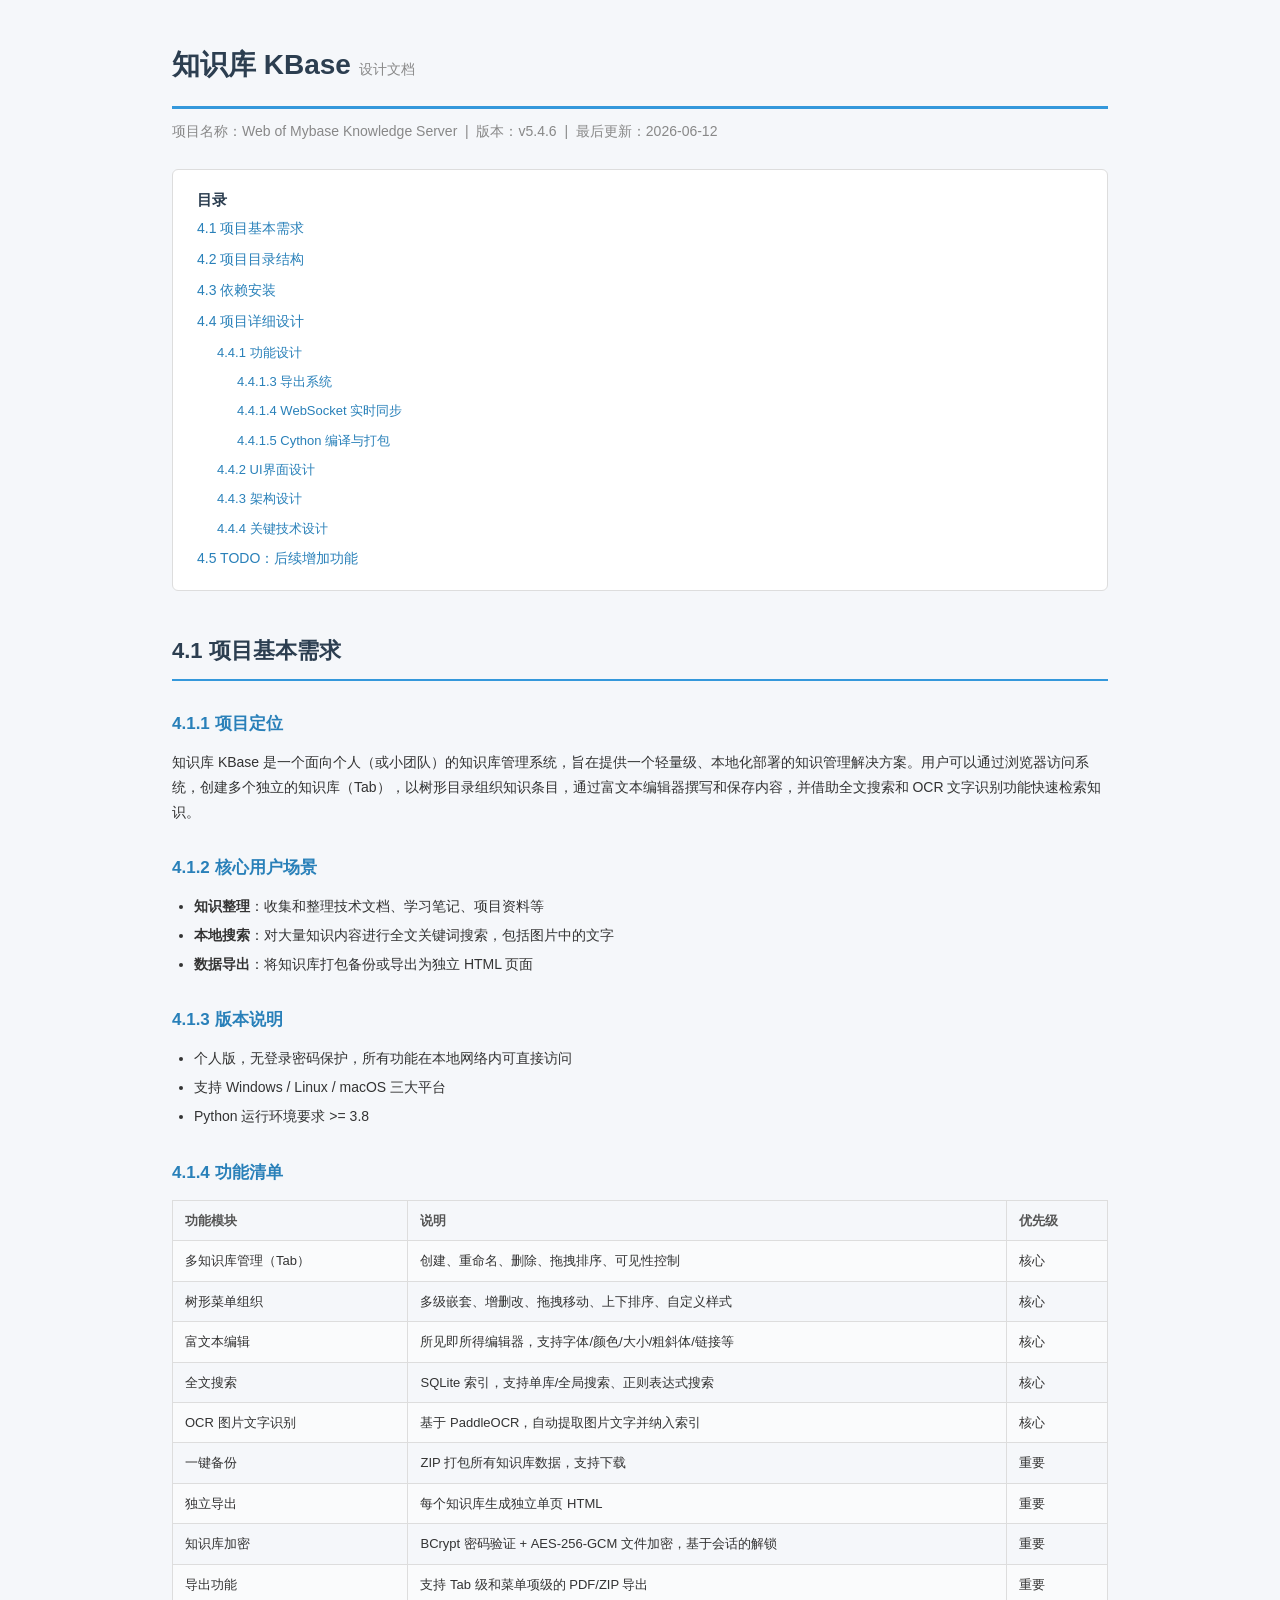
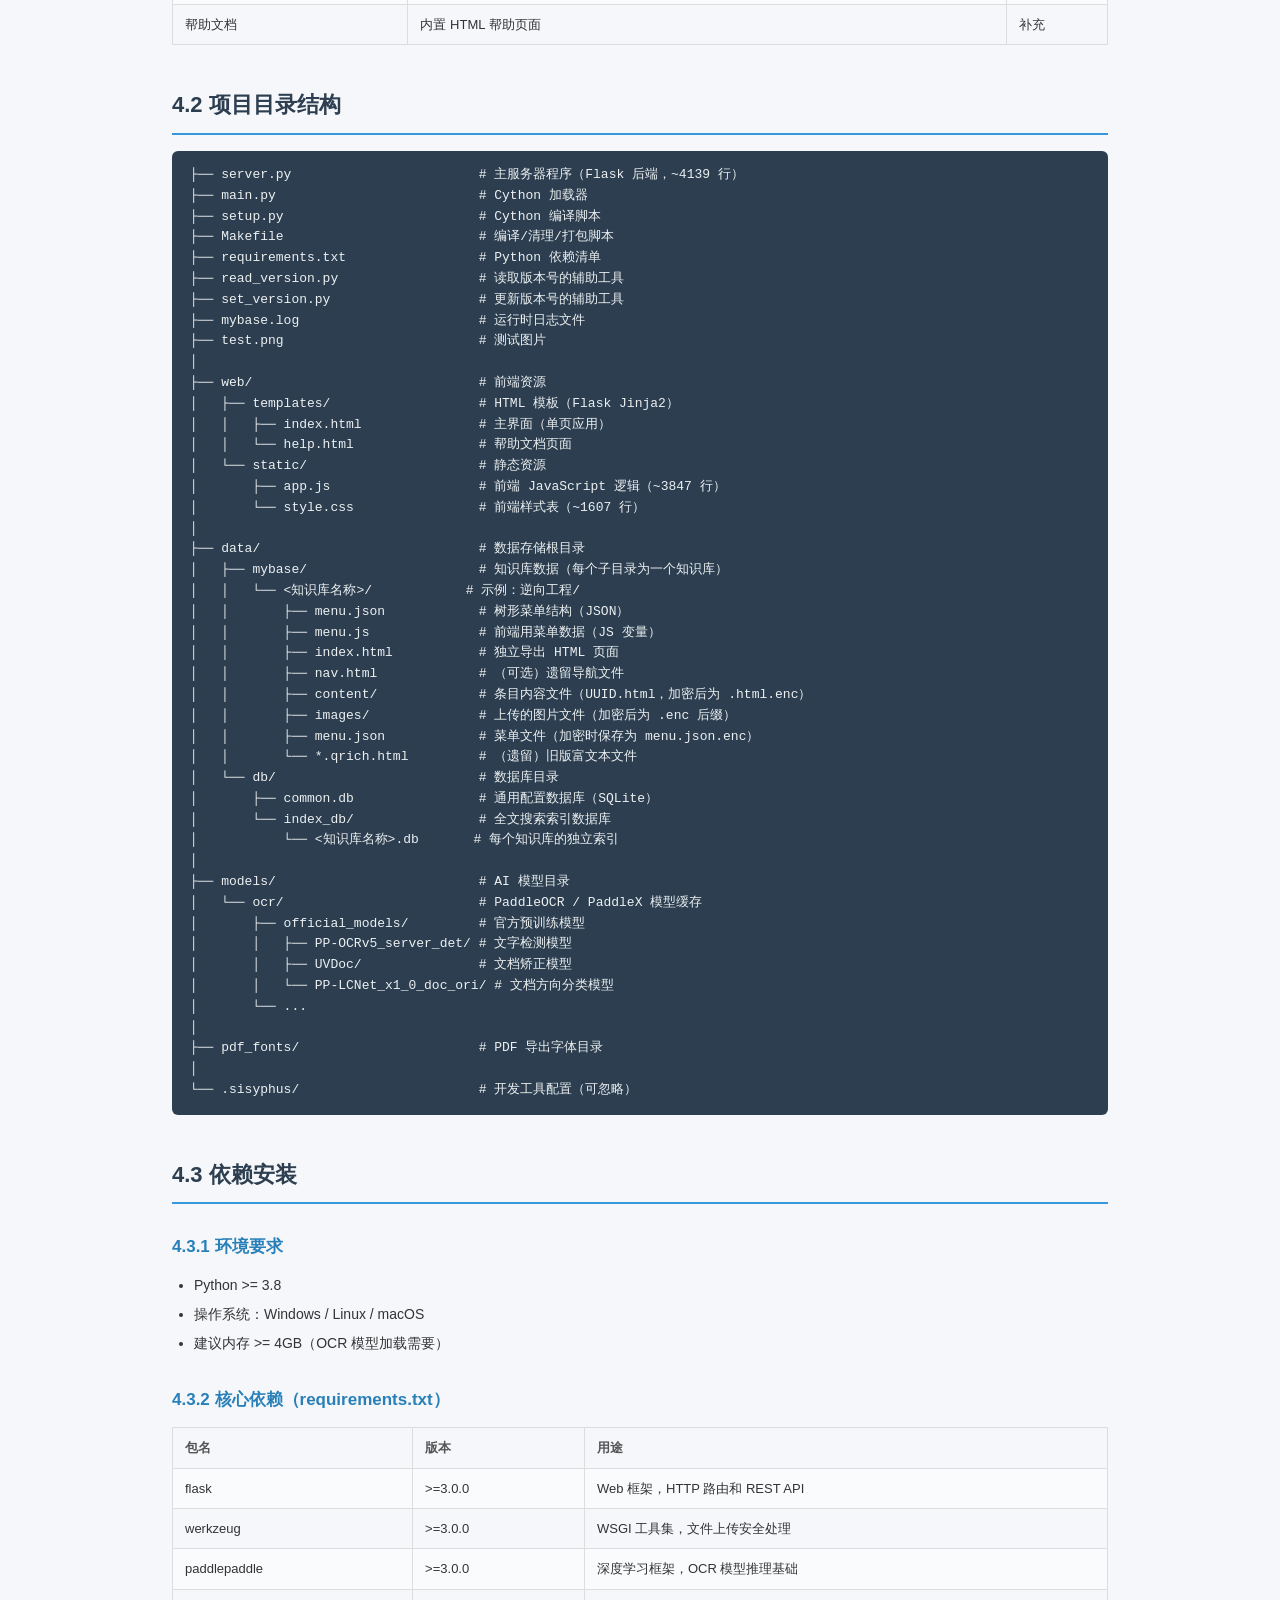
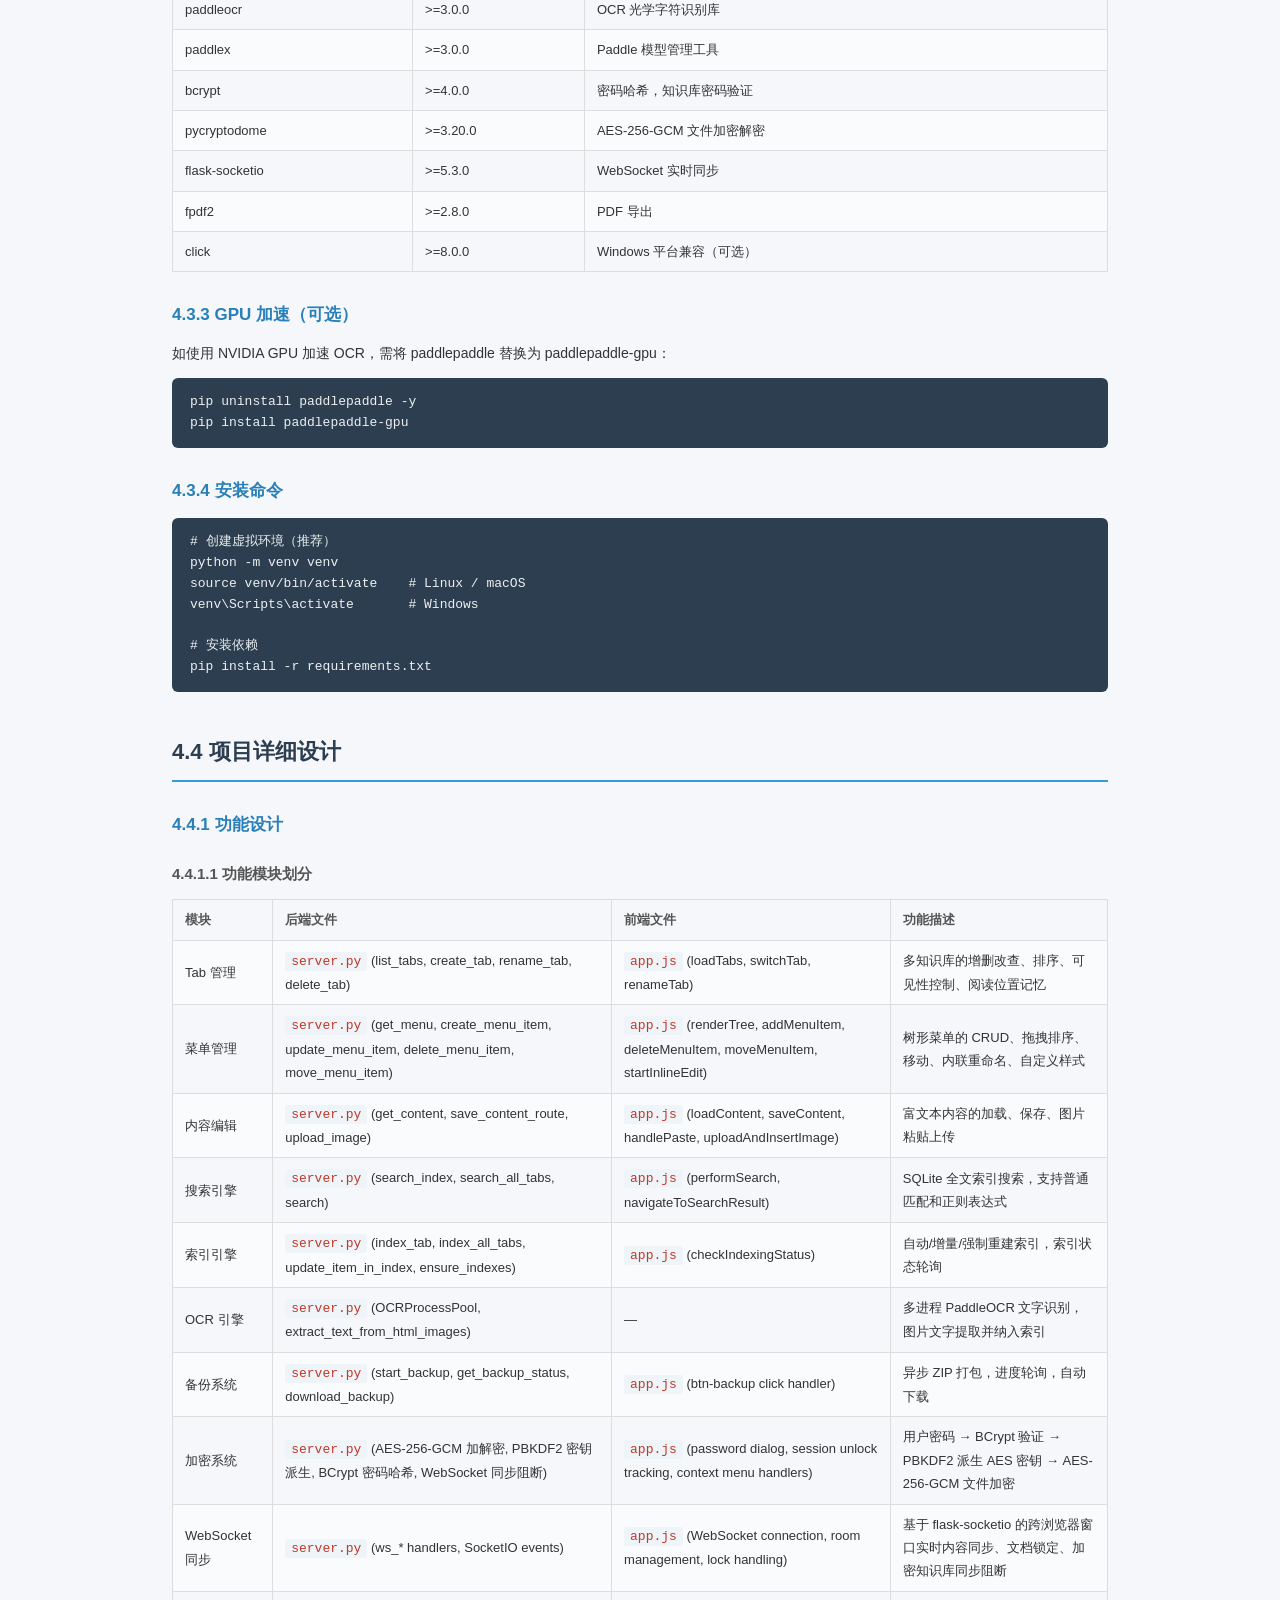
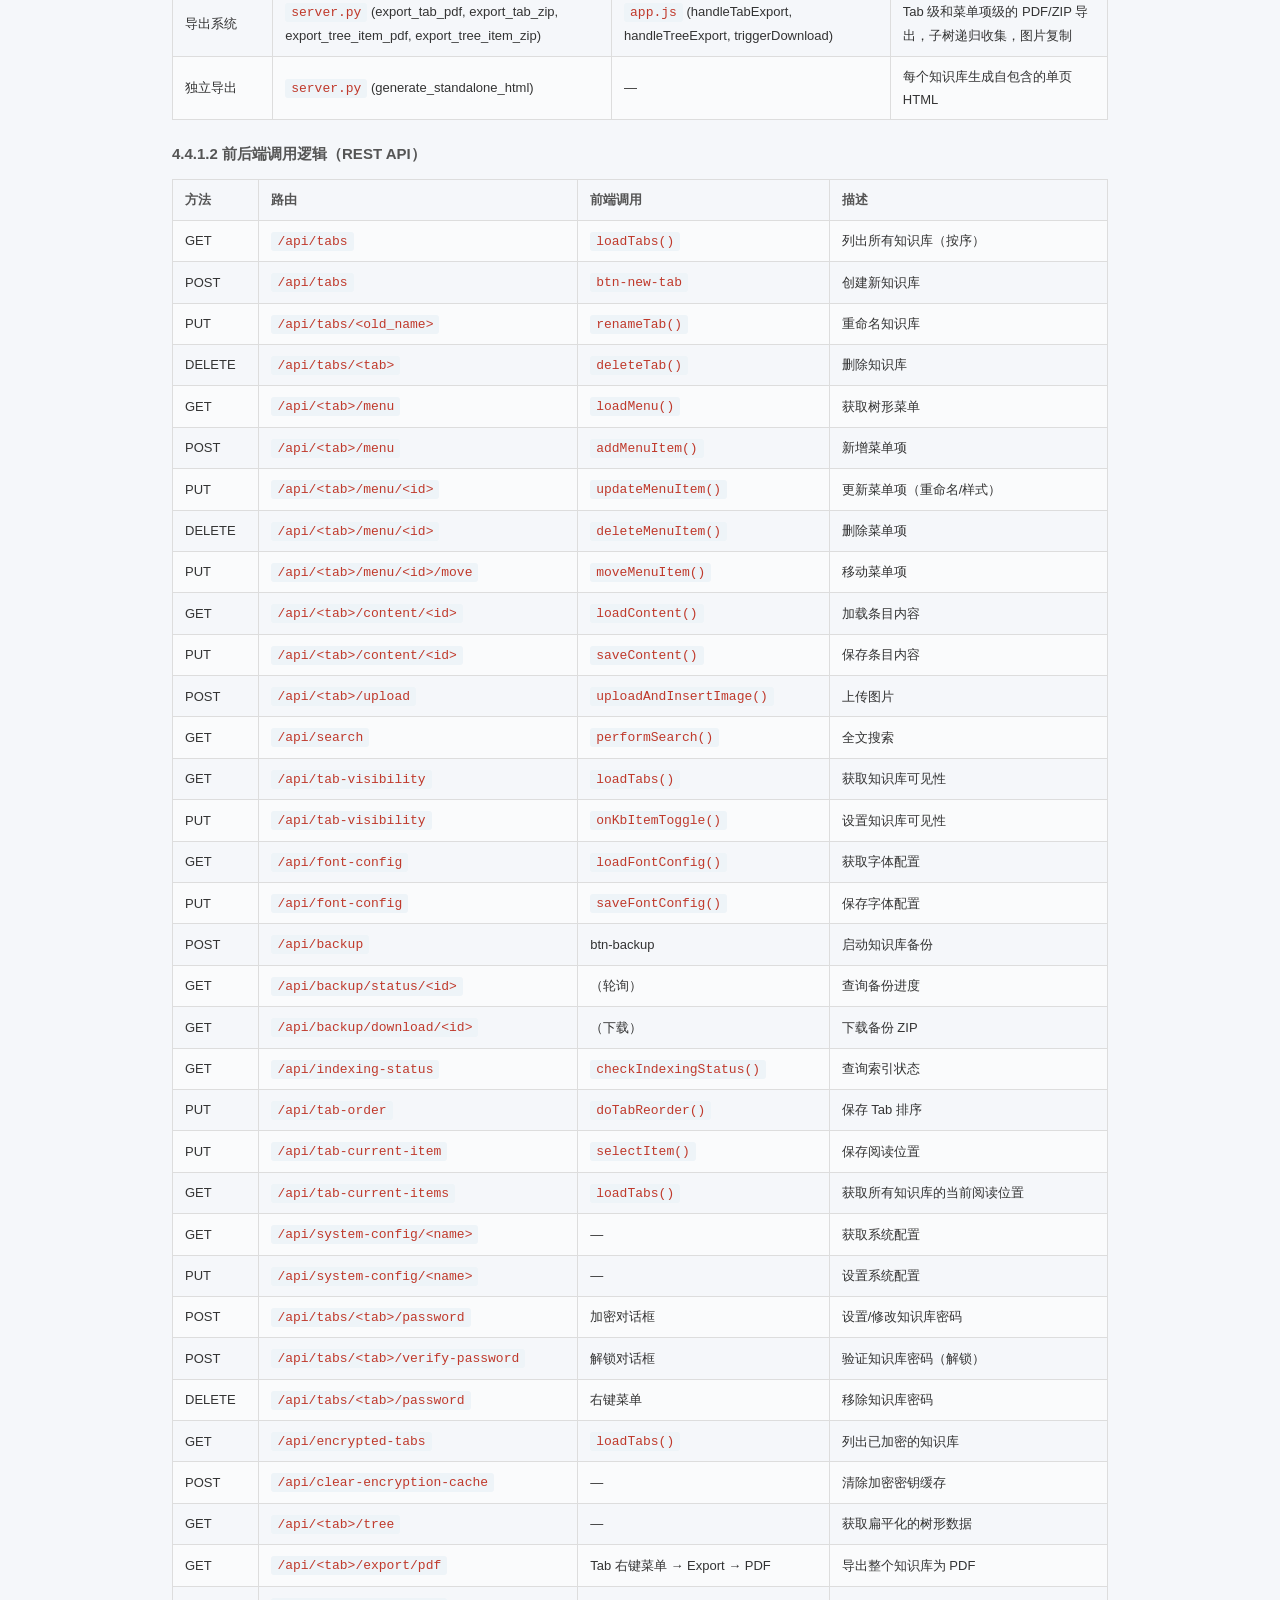
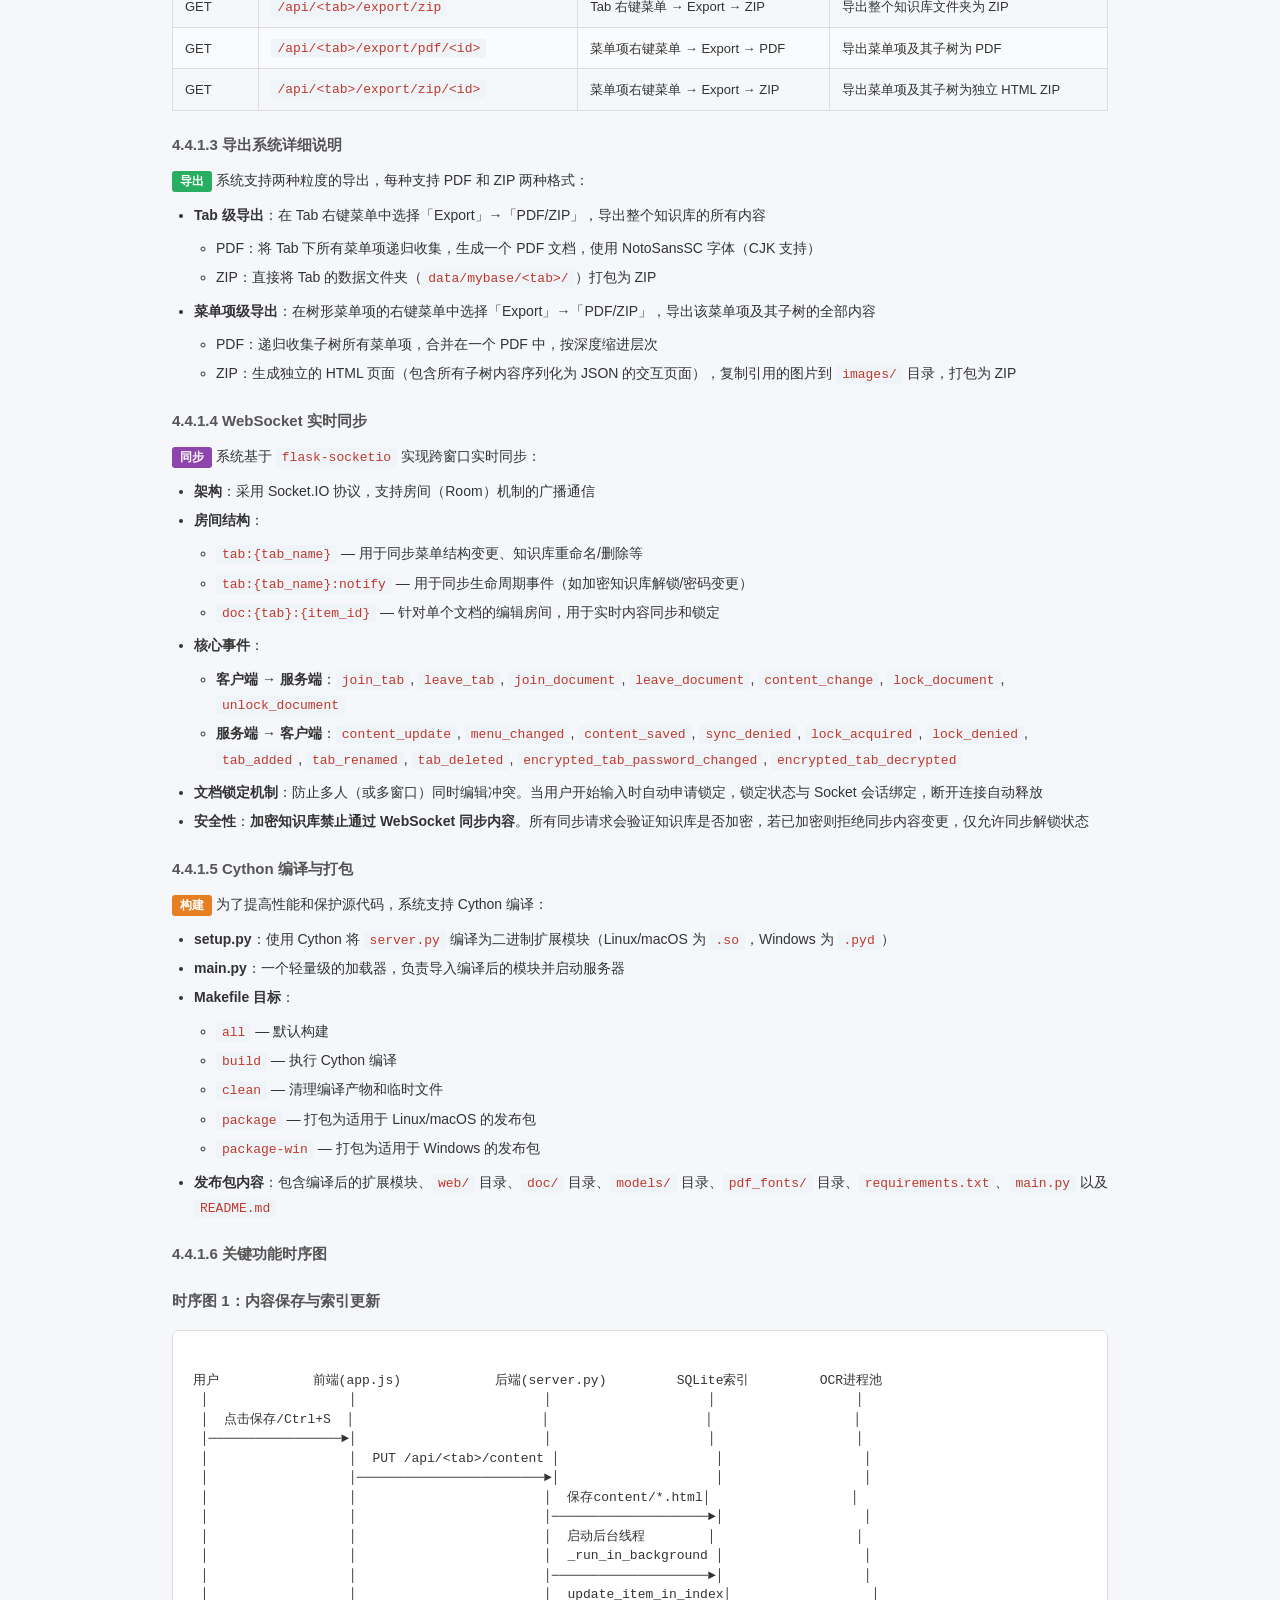
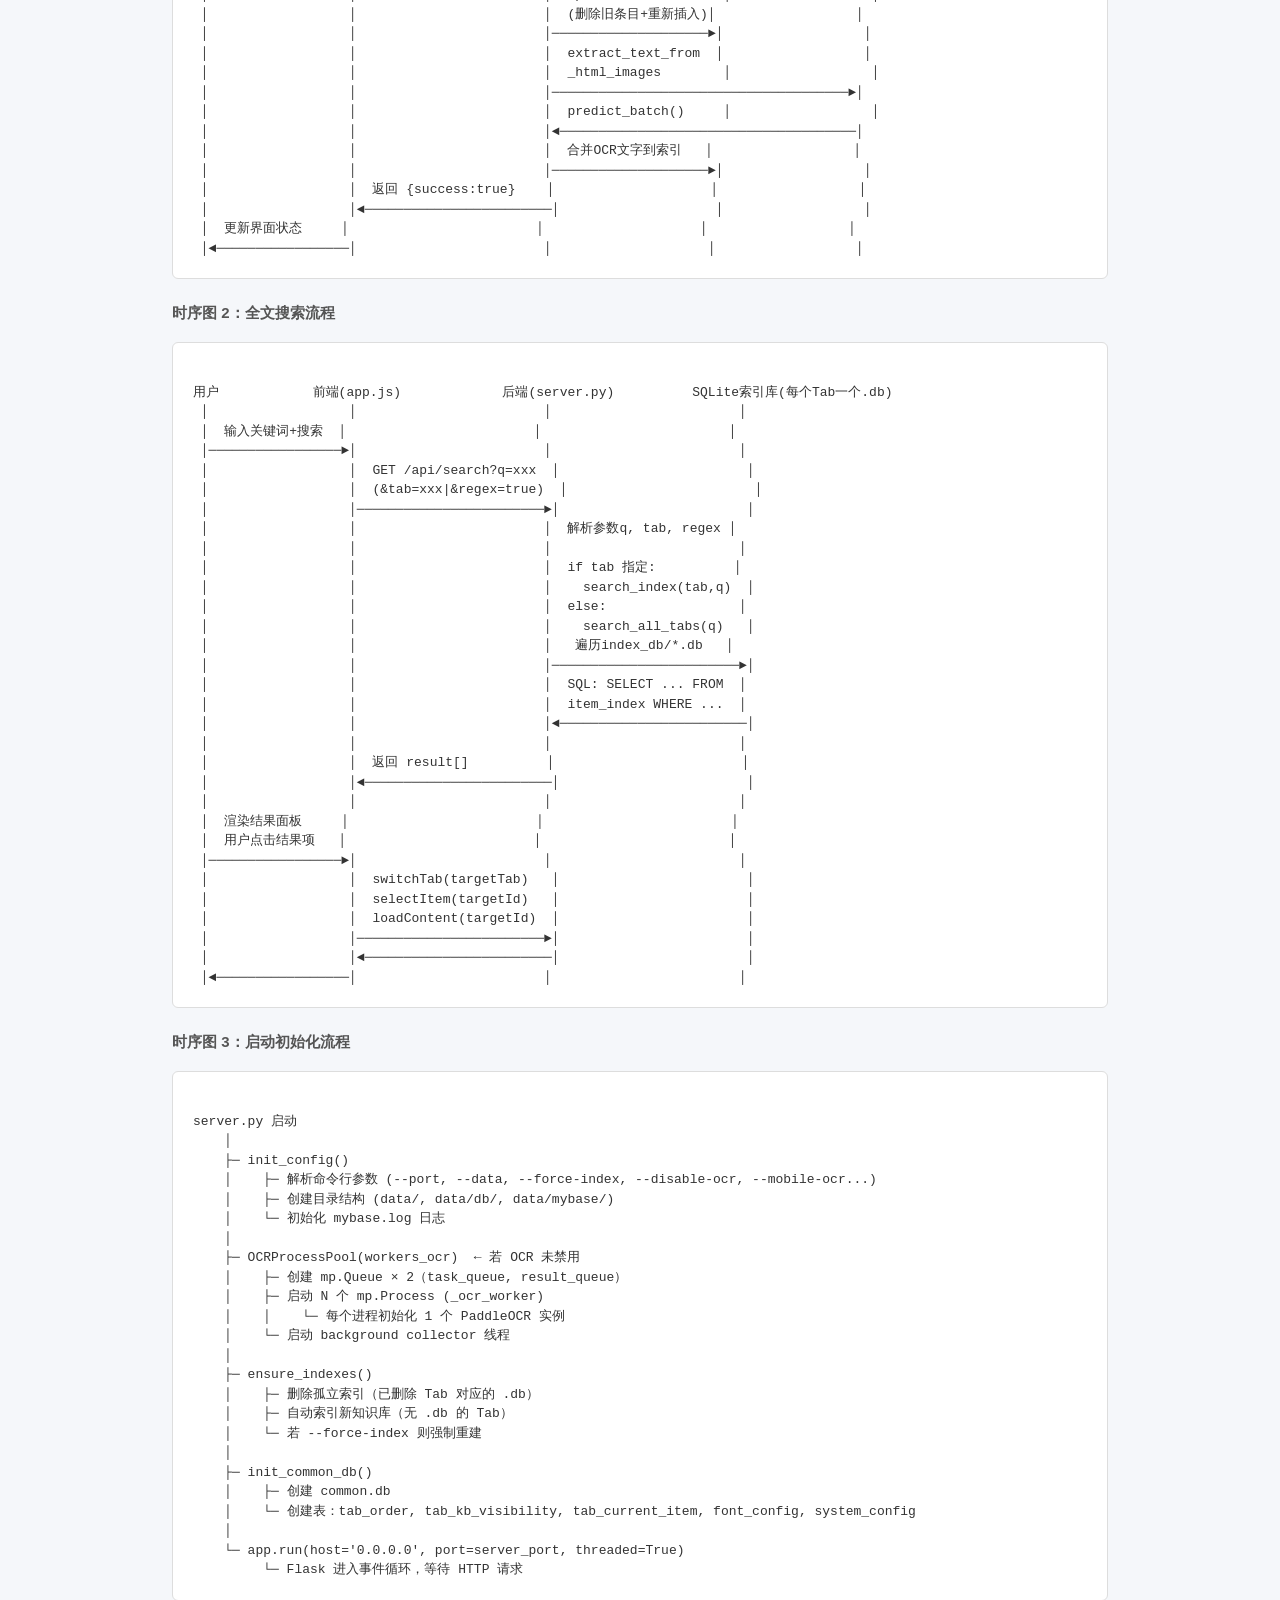
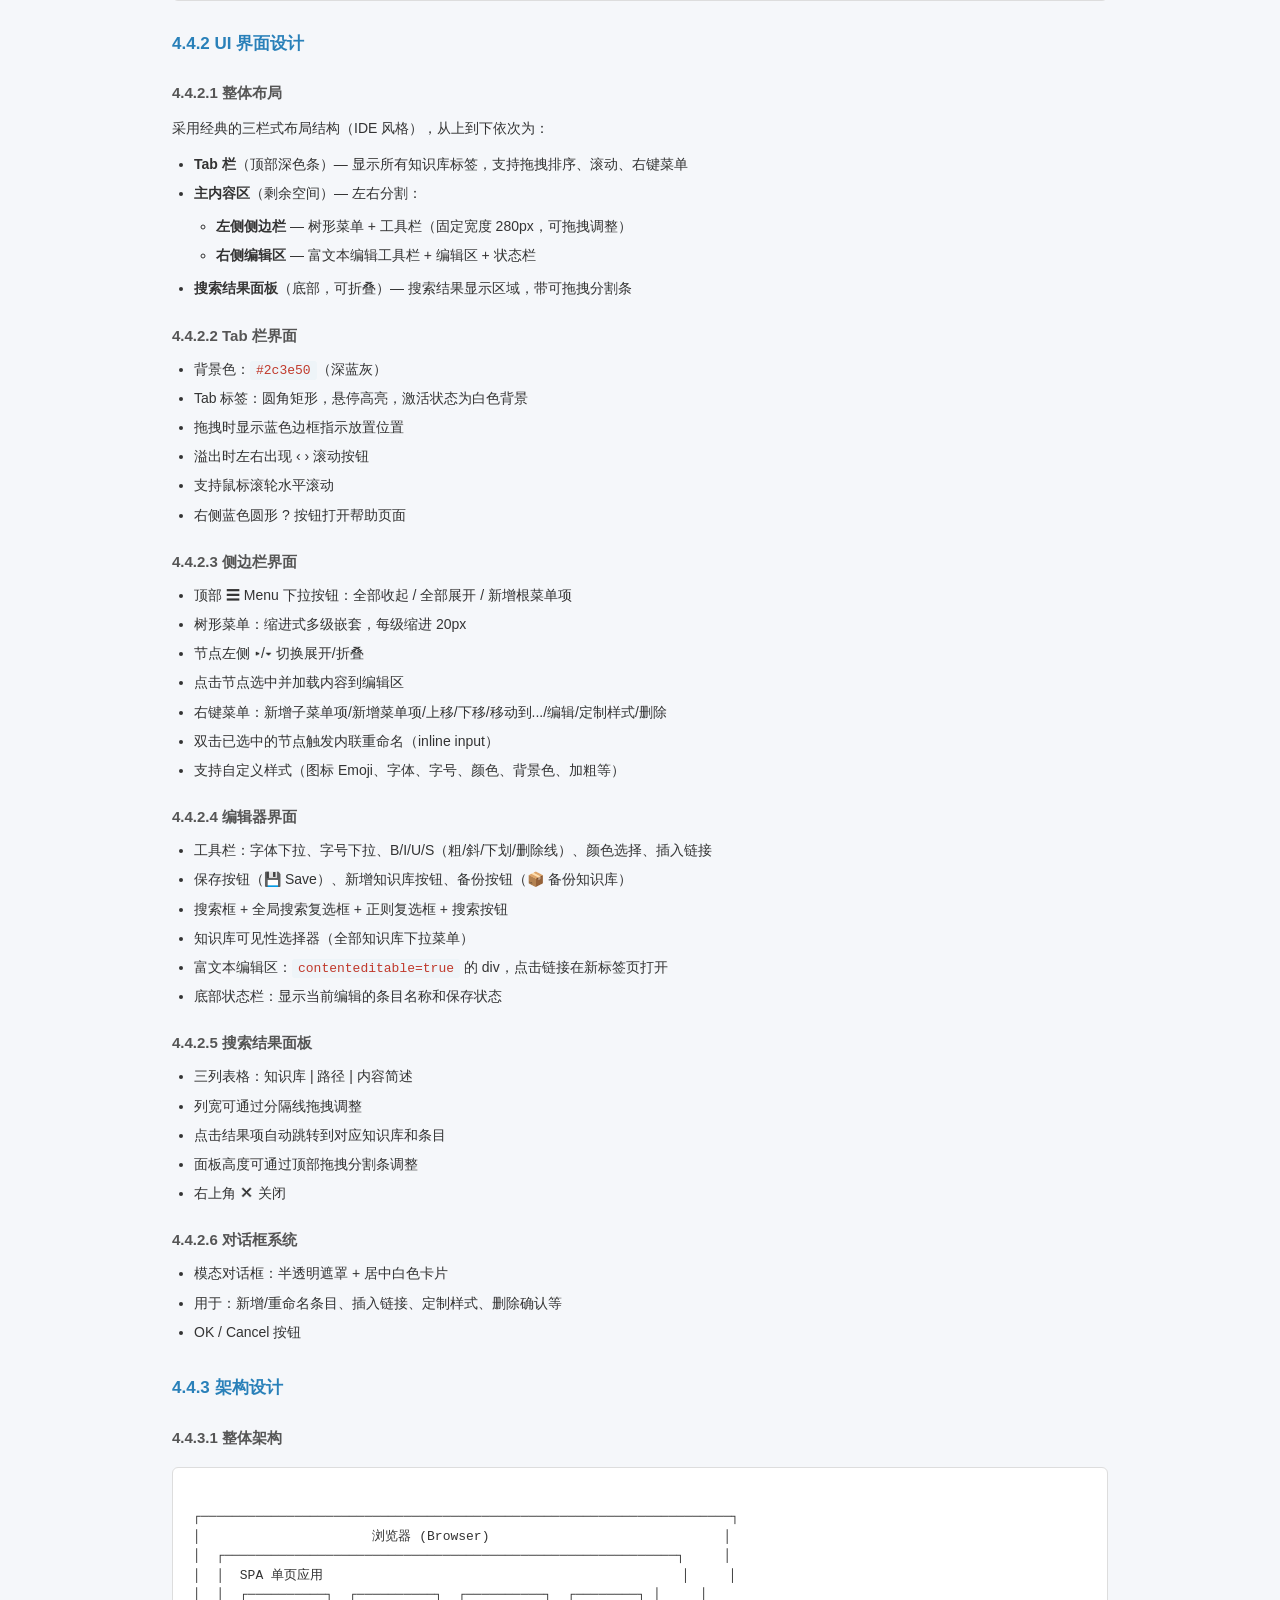
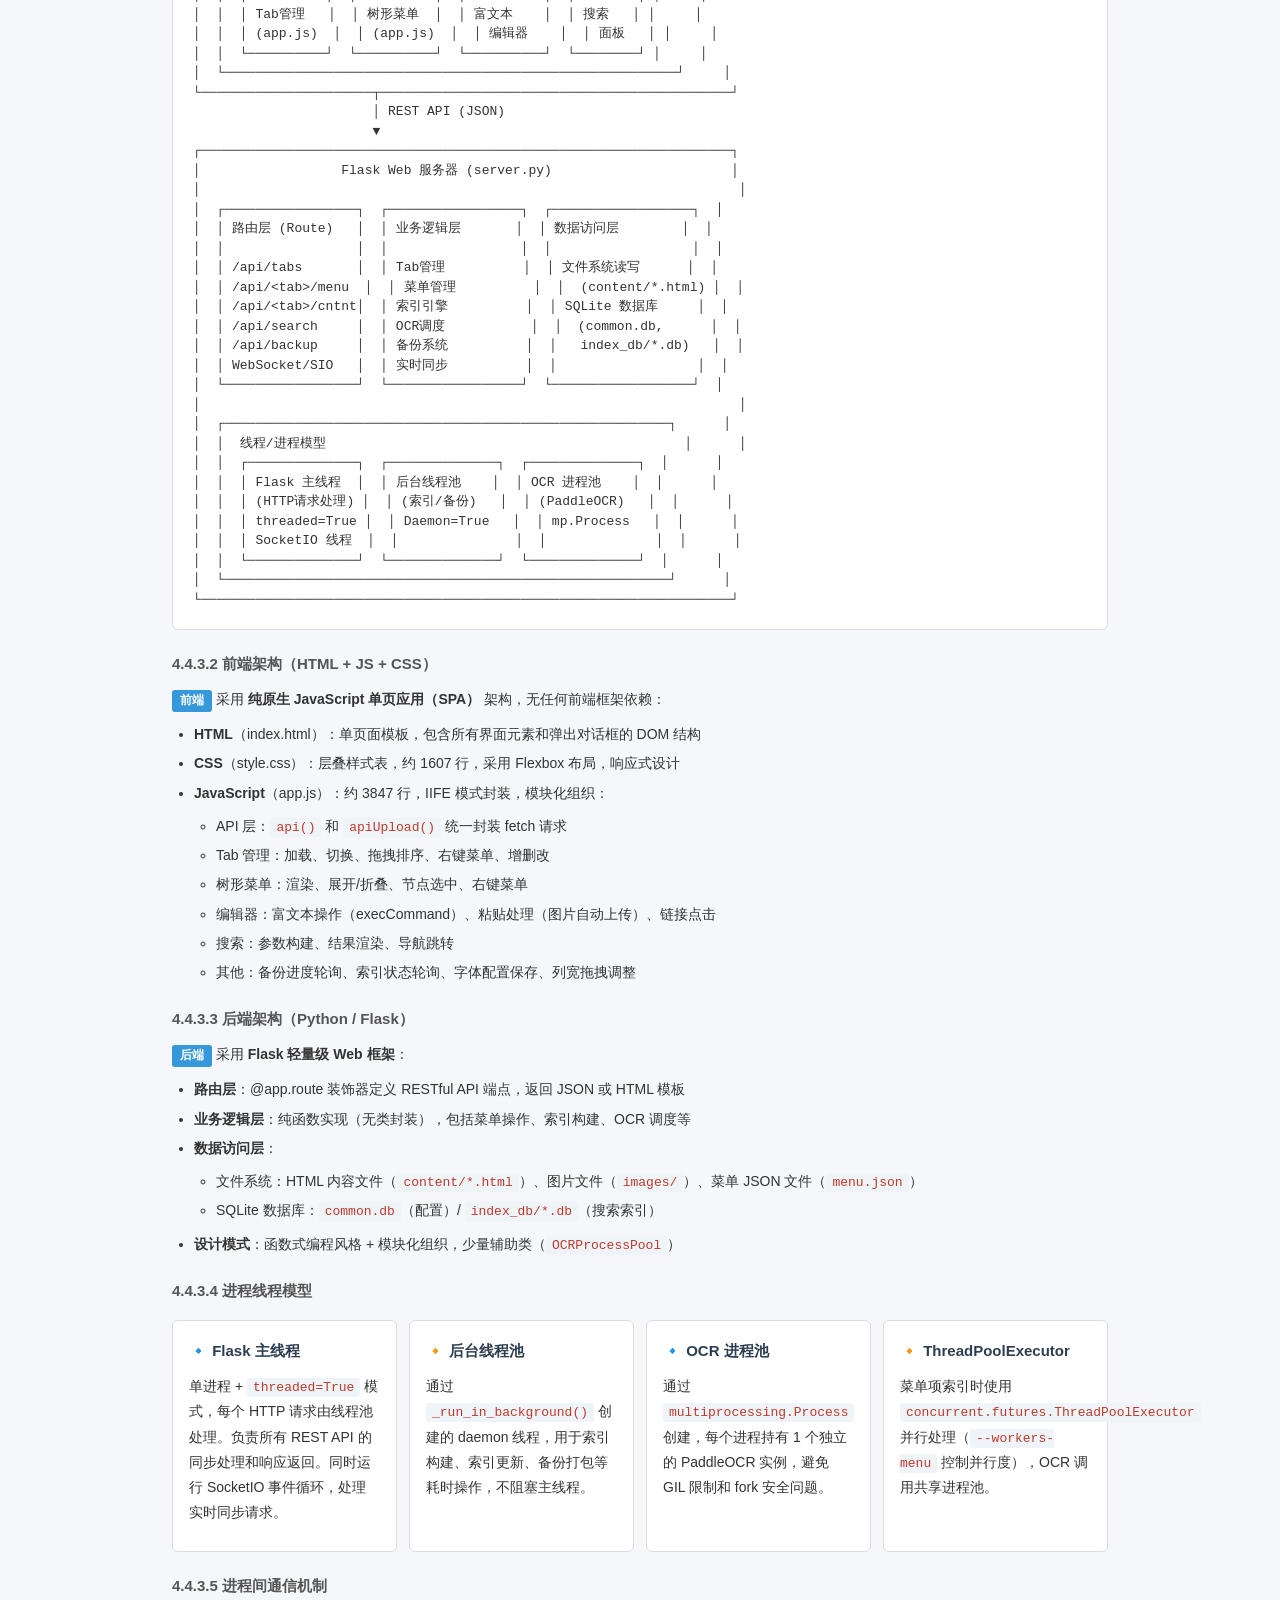
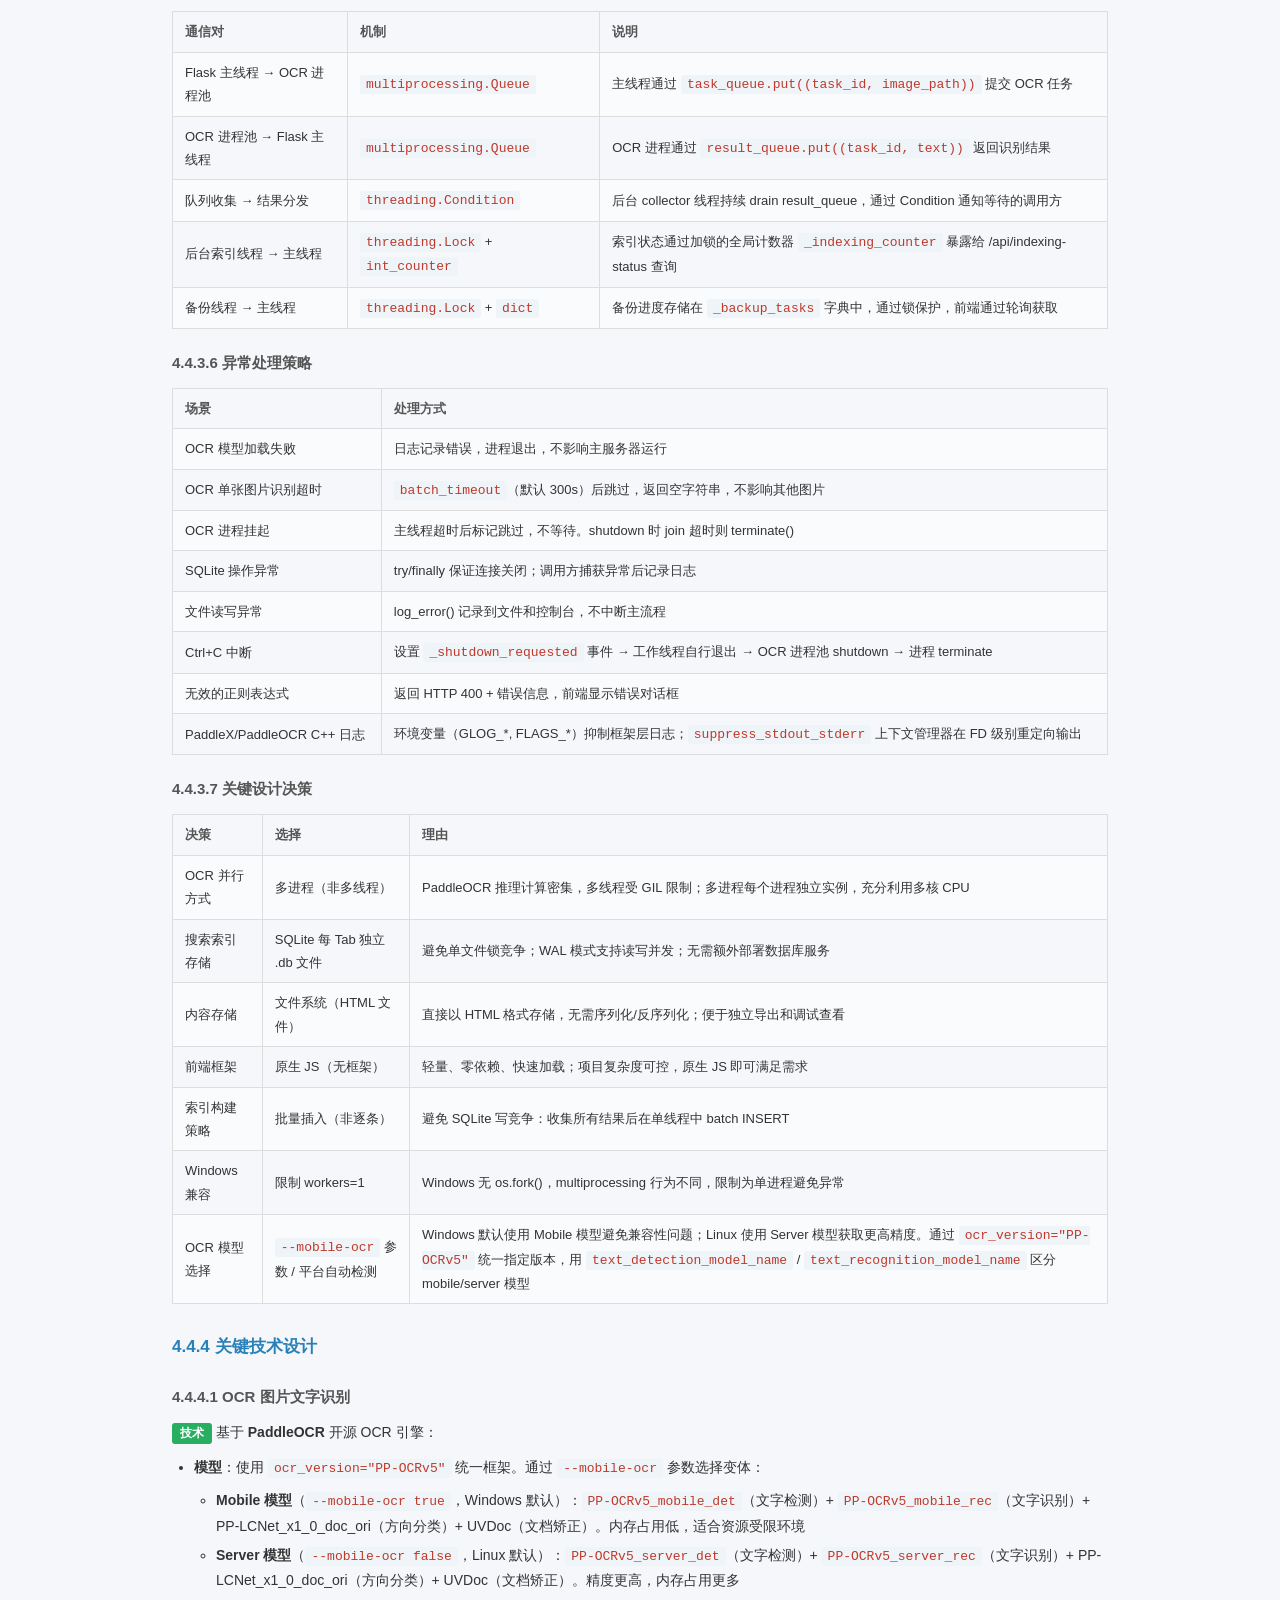
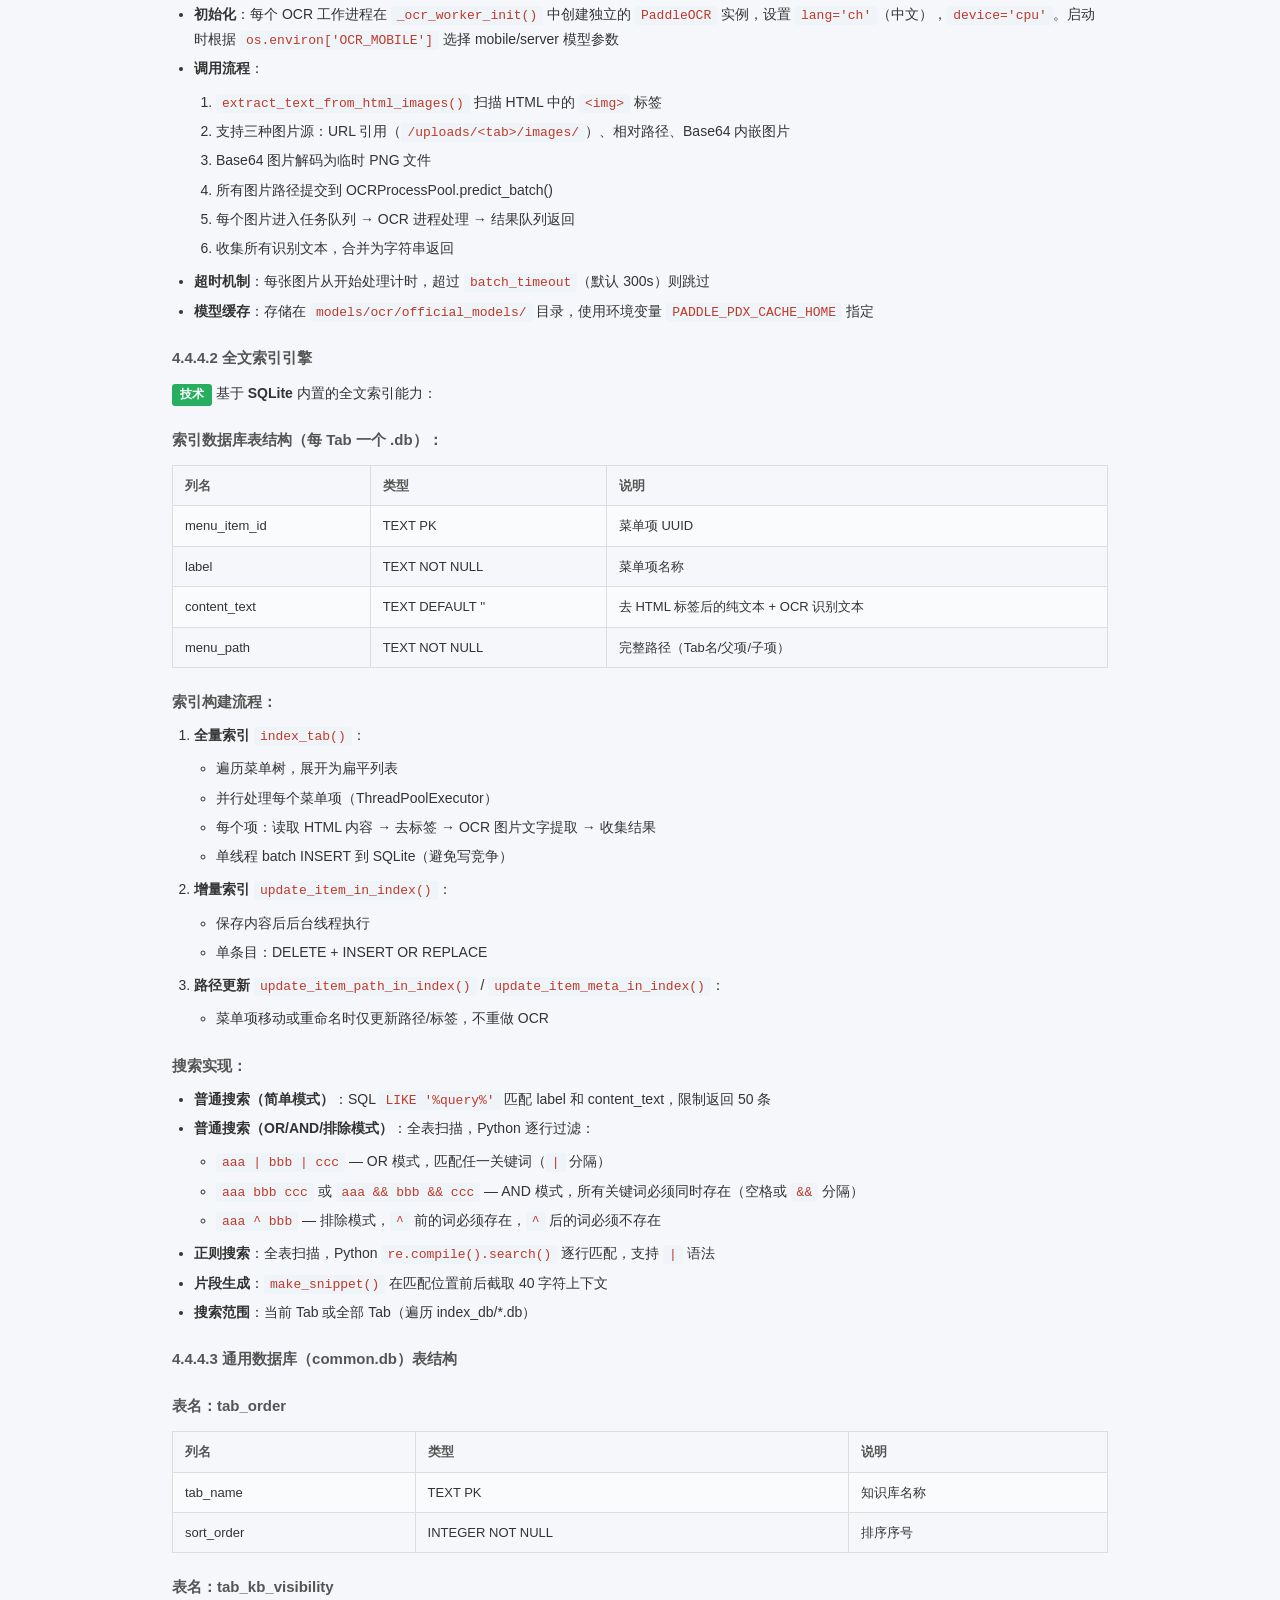
<file: doc/design.html>
<!DOCTYPE html>
<html lang="zh-CN">
<head>
<meta charset="UTF-8">
<meta name="viewport" content="width=device-width, initial-scale=1.0">
<title>知识库 KBase — 设计文档</title>
<style>
  * { margin:0; padding:0; box-sizing:border-box; }
  body {
    font-family: -apple-system, BlinkMacSystemFont, 'Segoe UI', Roboto, 'Helvetica Neue', sans-serif;
    background: #f5f7fa;
    color: #333;
    line-height: 1.8;
    font-size: 14px;
  }
  .doc-container {
    max-width: 1000px;
    margin: 0 auto;
    padding: 40px 32px 100px;
  }
  h1 {
    font-size: 28px;
    color: #2c3e50;
    margin-bottom: 4px;
    padding-bottom: 16px;
    border-bottom: 3px solid #3498db;
  }
  h1 small { font-size:14px; font-weight:normal; color:#888; }
  h2 {
    font-size: 22px;
    color: #2c3e50;
    margin: 40px 0 16px;
    padding-bottom: 8px;
    border-bottom: 2px solid #3498db;
  }
  h3 {
    font-size: 17px;
    color: #2980b9;
    margin: 28px 0 10px;
  }
  h4 {
    font-size: 15px;
    color: #555;
    margin: 20px 0 8px;
  }
  p { margin: 10px 0; }
  ul, ol { margin: 8px 0 8px 22px; }
  li { margin: 4px 0; }
  code {
    background: #eef4f8;
    padding: 2px 6px;
    border-radius: 3px;
    font-size: 13px;
    font-family: 'SFMono-Regular', Consolas, 'Liberation Mono', Menlo, monospace;
    color: #c0392b;
  }
  pre {
    background: #2c3e50;
    color: #ecf0f1;
    padding: 14px 18px;
    border-radius: 6px;
    overflow-x: auto;
    font-size: 13px;
    line-height: 1.6;
    margin: 12px 0;
  }
  pre code { background:transparent; color:#ecf0f1; padding:0; }
  table {
    width: 100%;
    border-collapse: collapse;
    margin: 12px 0;
  }
  th, td {
    text-align: left;
    padding: 8px 12px;
    border: 1px solid #ddd;
    font-size: 13px;
  }
  th { background: #f5f7fa; font-weight: 600; color: #555; }
  tr:nth-child(even) { background: #fafbfc; }
  .tip {
    background: #eaf7ea;
    border-left: 4px solid #27ae60;
    padding: 12px 16px;
    margin: 12px 0;
    border-radius: 0 4px 4px 0;
    font-size: 13px;
  }
  .note {
    background: #fef9e7;
    border-left: 4px solid #f39c12;
    padding: 12px 16px;
    margin: 12px 0;
    border-radius: 0 4px 4px 0;
    font-size: 13px;
  }
  .signature {
    margin-top: 60px;
    padding-top: 24px;
    border-top: 2px solid #ddd;
    text-align: center;
    color: #888;
    font-size: 13px;
  }
  .toc { background:#fff; border:1px solid #ddd; border-radius:6px; padding:16px 24px; margin:20px 0; }
  .toc a { display:block; padding:3px 0; color:#2980b9; text-decoration:none; font-size:14px; }
  .toc a:hover { text-decoration:underline; }
  .toc .l2 { padding-left:20px; font-size:13px; }
  .toc .l3 { padding-left:40px; font-size:13px; }
  .diagram {
    background: #fff;
    border: 1px solid #ddd;
    border-radius: 6px;
    padding: 20px;
    margin: 16px 0;
    font-family: 'SFMono-Regular', Consolas, monospace;
    font-size: 13px;
    line-height: 1.5;
    overflow-x: auto;
    white-space: pre;
  }
  .arch-box {
    display: flex; gap: 12px; flex-wrap: wrap; margin: 16px 0;
  }
  .arch-box > div {
    flex: 1; min-width: 200px;
    background: #fff; border: 1px solid #ddd; border-radius: 6px; padding: 16px;
  }
  .arch-box h4 { margin:0 0 8px; color:#2c3e50; }
  .badge {
    display:inline-block; background:#3498db; color:#fff; padding:0 8px; border-radius:3px; font-size:12px; font-weight:600;
  }
  .badge-green { background:#27ae60; }
  .badge-orange { background:#e67e22; }
  .badge-purple { background:#8e44ad; }
  @media (max-width:768px) {
    .doc-container { padding:20px 16px 60px; }
    h1 { font-size:22px; }
  }
</style>
</head>
<body>
<div class="doc-container">

<h1>知识库 KBase <small>设计文档</small></h1>
<p style="color:#888;margin-bottom:24px">
  项目名称：Web of Mybase Knowledge Server &nbsp;|&nbsp; 版本：v5.4.6 &nbsp;|&nbsp; 最后更新：2026-06-12
</p>

<div class="toc">
  <strong style="color:#2c3e50;font-size:15px">目录</strong>
  <a href="#sec1">4.1 项目基本需求</a>
  <a href="#sec2">4.2 项目目录结构</a>
  <a href="#sec3">4.3 依赖安装</a>
  <a href="#sec4">4.4 项目详细设计</a>
  <a href="#sec4-1" class="l2">4.4.1 功能设计</a>
  <a href="#sec4-1-3" class="l3">4.4.1.3 导出系统</a>
  <a href="#sec4-1-4" class="l3">4.4.1.4 WebSocket 实时同步</a>
  <a href="#sec4-1-5" class="l3">4.4.1.5 Cython 编译与打包</a>
  <a href="#sec4-2" class="l2">4.4.2 UI界面设计</a>
  <a href="#sec4-3" class="l2">4.4.3 架构设计</a>
  <a href="#sec4-4" class="l2">4.4.4 关键技术设计</a>
  <a href="#sec5">4.5 TODO：后续增加功能</a>
</div>

<!-- ============================================================ -->
<h2 id="sec1">4.1 项目基本需求</h2>

<h3>4.1.1 项目定位</h3>
<p>
  知识库 KBase 是一个面向个人（或小团队）的知识库管理系统，旨在提供一个轻量级、本地化部署的知识管理解决方案。用户可以通过浏览器访问系统，创建多个独立的知识库（Tab），以树形目录组织知识条目，通过富文本编辑器撰写和保存内容，并借助全文搜索和 OCR 文字识别功能快速检索知识。
</p>

<h3>4.1.2 核心用户场景</h3>
<ul>
  <li><strong>知识整理</strong>：收集和整理技术文档、学习笔记、项目资料等</li>
  <li><strong>本地搜索</strong>：对大量知识内容进行全文关键词搜索，包括图片中的文字</li>
  <li><strong>数据导出</strong>：将知识库打包备份或导出为独立 HTML 页面</li>
</ul>

<h3>4.1.3 版本说明</h3>
<ul>
  <li>个人版，无登录密码保护，所有功能在本地网络内可直接访问</li>
  <li>支持 Windows / Linux / macOS 三大平台</li>
  <li>Python 运行环境要求 &gt;= 3.8</li>
</ul>

<h3>4.1.4 功能清单</h3>
<table>
  <tr><th>功能模块</th><th>说明</th><th>优先级</th></tr>
  <tr><td>多知识库管理（Tab）</td><td>创建、重命名、删除、拖拽排序、可见性控制</td><td>核心</td></tr>
  <tr><td>树形菜单组织</td><td>多级嵌套、增删改、拖拽移动、上下排序、自定义样式</td><td>核心</td></tr>
  <tr><td>富文本编辑</td><td>所见即所得编辑器，支持字体/颜色/大小/粗斜体/链接等</td><td>核心</td></tr>
  <tr><td>全文搜索</td><td>SQLite 索引，支持单库/全局搜索、正则表达式搜索</td><td>核心</td></tr>
  <tr><td>OCR 图片文字识别</td><td>基于 PaddleOCR，自动提取图片文字并纳入索引</td><td>核心</td></tr>
  <tr><td>一键备份</td><td>ZIP 打包所有知识库数据，支持下载</td><td>重要</td></tr>
  <tr><td>独立导出</td><td>每个知识库生成独立单页 HTML</td><td>重要</td></tr>
  <tr><td>知识库加密</td><td>BCrypt 密码验证 + AES-256-GCM 文件加密，基于会话的解锁</td><td>重要</td></tr>
  <tr><td>导出功能</td><td>支持 Tab 级和菜单项级的 PDF/ZIP 导出</td><td>重要</td></tr>
  <tr><td>帮助文档</td><td>内置 HTML 帮助页面</td><td>补充</td></tr>
</table>

<!-- ============================================================ -->
<h2 id="sec2">4.2 项目目录结构</h2>

<pre>
├── server.py                        # 主服务器程序（Flask 后端，~4139 行）
├── main.py                          # Cython 加载器
├── setup.py                         # Cython 编译脚本
├── Makefile                         # 编译/清理/打包脚本
├── requirements.txt                 # Python 依赖清单
├── read_version.py                  # 读取版本号的辅助工具
├── set_version.py                   # 更新版本号的辅助工具
├── mybase.log                       # 运行时日志文件
├── test.png                         # 测试图片
│
├── web/                             # 前端资源
│   ├── templates/                   # HTML 模板（Flask Jinja2）
│   │   ├── index.html               # 主界面（单页应用）
│   │   └── help.html                # 帮助文档页面
│   └── static/                      # 静态资源
│       ├── app.js                   # 前端 JavaScript 逻辑（~3847 行）
│       └── style.css                # 前端样式表（~1607 行）
│
├── data/                            # 数据存储根目录
│   ├── mybase/                      # 知识库数据（每个子目录为一个知识库）
│   │   └── &lt;知识库名称&gt;/            # 示例：逆向工程/
│   │       ├── menu.json            # 树形菜单结构（JSON）
│   │       ├── menu.js              # 前端用菜单数据（JS 变量）
│   │       ├── index.html           # 独立导出 HTML 页面
│   │       ├── nav.html             # （可选）遗留导航文件
│   │       ├── content/             # 条目内容文件（UUID.html，加密后为 .html.enc）
│   │       ├── images/              # 上传的图片文件（加密后为 .enc 后缀）
│   │       ├── menu.json            # 菜单文件（加密时保存为 menu.json.enc）
│   │       └── *.qrich.html         # （遗留）旧版富文本文件
│   └── db/                          # 数据库目录
│       ├── common.db                # 通用配置数据库（SQLite）
│       └── index_db/                # 全文搜索索引数据库
│           └── &lt;知识库名称&gt;.db       # 每个知识库的独立索引
│
├── models/                          # AI 模型目录
│   └── ocr/                         # PaddleOCR / PaddleX 模型缓存
│       ├── official_models/         # 官方预训练模型
│       │   ├── PP-OCRv5_server_det/ # 文字检测模型
│       │   ├── UVDoc/               # 文档矫正模型
│       │   └── PP-LCNet_x1_0_doc_ori/ # 文档方向分类模型
│       └── ...
│
├── pdf_fonts/                       # PDF 导出字体目录
│
└── .sisyphus/                       # 开发工具配置（可忽略）
</pre>

<!-- ============================================================ -->
<h2 id="sec3">4.3 依赖安装</h2>

<h3>4.3.1 环境要求</h3>
<ul>
  <li>Python &gt;= 3.8</li>
  <li>操作系统：Windows / Linux / macOS</li>
  <li>建议内存 &gt;= 4GB（OCR 模型加载需要）</li>
</ul>

<h3>4.3.2 核心依赖（requirements.txt）</h3>
<table>
  <tr><th>包名</th><th>版本</th><th>用途</th></tr>
  <tr><td>flask</td><td>&gt;=3.0.0</td><td>Web 框架，HTTP 路由和 REST API</td></tr>
  <tr><td>werkzeug</td><td>&gt;=3.0.0</td><td>WSGI 工具集，文件上传安全处理</td></tr>
  <tr><td>paddlepaddle</td><td>&gt;=3.0.0</td><td>深度学习框架，OCR 模型推理基础</td></tr>
  <tr><td>paddleocr</td><td>&gt;=3.0.0</td><td>OCR 光学字符识别库</td></tr>
  <tr><td>paddlex</td><td>&gt;=3.0.0</td><td>Paddle 模型管理工具</td></tr>
  <tr><td>bcrypt</td><td>&gt;=4.0.0</td><td>密码哈希，知识库密码验证</td></tr>
  <tr><td>pycryptodome</td><td>&gt;=3.20.0</td><td>AES-256-GCM 文件加密解密</td></tr>
  <tr><td>flask-socketio</td><td>&gt;=5.3.0</td><td>WebSocket 实时同步</td></tr>
  <tr><td>fpdf2</td><td>&gt;=2.8.0</td><td>PDF 导出</td></tr>
  <tr><td>click</td><td>&gt;=8.0.0</td><td>Windows 平台兼容（可选）</td></tr>
</table>

<h3>4.3.3 GPU 加速（可选）</h3>
<p>如使用 NVIDIA GPU 加速 OCR，需将 paddlepaddle 替换为 paddlepaddle-gpu：</p>
<pre><code>pip uninstall paddlepaddle -y
pip install paddlepaddle-gpu</code></pre>

<h3>4.3.4 安装命令</h3>
<pre><code># 创建虚拟环境（推荐）
python -m venv venv
source venv/bin/activate    # Linux / macOS
venv\Scripts\activate       # Windows

# 安装依赖
pip install -r requirements.txt</code></pre>

<!-- ============================================================ -->
<h2 id="sec4">4.4 项目详细设计</h2>

<!-- ============================================================ -->
<h3 id="sec4-1">4.4.1 功能设计</h3>

<h4>4.4.1.1 功能模块划分</h4>

<table>
  <tr><th>模块</th><th>后端文件</th><th>前端文件</th><th>功能描述</th></tr>
  <tr>
    <td>Tab 管理</td>
    <td><code>server.py</code> (list_tabs, create_tab, rename_tab, delete_tab)</td>
    <td><code>app.js</code> (loadTabs, switchTab, renameTab)</td>
    <td>多知识库的增删改查、排序、可见性控制、阅读位置记忆</td>
  </tr>
  <tr>
    <td>菜单管理</td>
    <td><code>server.py</code> (get_menu, create_menu_item, update_menu_item, delete_menu_item, move_menu_item)</td>
    <td><code>app.js</code> (renderTree, addMenuItem, deleteMenuItem, moveMenuItem, startInlineEdit)</td>
    <td>树形菜单的 CRUD、拖拽排序、移动、内联重命名、自定义样式</td>
  </tr>
  <tr>
    <td>内容编辑</td>
    <td><code>server.py</code> (get_content, save_content_route, upload_image)</td>
    <td><code>app.js</code> (loadContent, saveContent, handlePaste, uploadAndInsertImage)</td>
    <td>富文本内容的加载、保存、图片粘贴上传</td>
  </tr>
  <tr>
    <td>搜索引擎</td>
    <td><code>server.py</code> (search_index, search_all_tabs, search)</td>
    <td><code>app.js</code> (performSearch, navigateToSearchResult)</td>
    <td>SQLite 全文索引搜索，支持普通匹配和正则表达式</td>
  </tr>
  <tr>
    <td>索引引擎</td>
    <td><code>server.py</code> (index_tab, index_all_tabs, update_item_in_index, ensure_indexes)</td>
    <td><code>app.js</code> (checkIndexingStatus)</td>
    <td>自动/增量/强制重建索引，索引状态轮询</td>
  </tr>
  <tr>
    <td>OCR 引擎</td>
    <td><code>server.py</code> (OCRProcessPool, extract_text_from_html_images)</td>
    <td>—</td>
    <td>多进程 PaddleOCR 文字识别，图片文字提取并纳入索引</td>
  </tr>
  <tr>
    <td>备份系统</td>
    <td><code>server.py</code> (start_backup, get_backup_status, download_backup)</td>
    <td><code>app.js</code> (btn-backup click handler)</td>
    <td>异步 ZIP 打包，进度轮询，自动下载</td>
  </tr>
  <tr>
    <td>加密系统</td>
    <td><code>server.py</code> (AES-256-GCM 加解密, PBKDF2 密钥派生, BCrypt 密码哈希, WebSocket 同步阻断)</td>
    <td><code>app.js</code> (password dialog, session unlock tracking, context menu handlers)</td>
    <td>用户密码 → BCrypt 验证 → PBKDF2 派生 AES 密钥 → AES-256-GCM 文件加密</td>
  </tr>
  <tr>
    <td>WebSocket 同步</td>
    <td><code>server.py</code> (ws_* handlers, SocketIO events)</td>
    <td><code>app.js</code> (WebSocket connection, room management, lock handling)</td>
    <td>基于 flask-socketio 的跨浏览器窗口实时内容同步、文档锁定、加密知识库同步阻断</td>
  </tr>
  <tr>
    <td>导出系统</td>
    <td><code>server.py</code> (export_tab_pdf, export_tab_zip, export_tree_item_pdf, export_tree_item_zip)</td>
    <td><code>app.js</code> (handleTabExport, handleTreeExport, triggerDownload)</td>
    <td>Tab 级和菜单项级的 PDF/ZIP 导出，子树递归收集，图片复制</td>
  </tr>
  <tr>
    <td>独立导出</td>
    <td><code>server.py</code> (generate_standalone_html)</td>
    <td>—</td>
    <td>每个知识库生成自包含的单页 HTML</td>
  </tr>
</table>

<h4>4.4.1.2 前后端调用逻辑（REST API）</h4>

<table>
  <tr><th>方法</th><th>路由</th><th>前端调用</th><th>描述</th></tr>
  <tr><td>GET</td><td><code>/api/tabs</code></td><td><code>loadTabs()</code></td><td>列出所有知识库（按序）</td></tr>
  <tr><td>POST</td><td><code>/api/tabs</code></td><td><code>btn-new-tab</code></td><td>创建新知识库</td></tr>
  <tr><td>PUT</td><td><code>/api/tabs/&lt;old_name&gt;</code></td><td><code>renameTab()</code></td><td>重命名知识库</td></tr>
  <tr><td>DELETE</td><td><code>/api/tabs/&lt;tab&gt;</code></td><td><code>deleteTab()</code></td><td>删除知识库</td></tr>
  <tr><td>GET</td><td><code>/api/&lt;tab&gt;/menu</code></td><td><code>loadMenu()</code></td><td>获取树形菜单</td></tr>
  <tr><td>POST</td><td><code>/api/&lt;tab&gt;/menu</code></td><td><code>addMenuItem()</code></td><td>新增菜单项</td></tr>
  <tr><td>PUT</td><td><code>/api/&lt;tab&gt;/menu/&lt;id&gt;</code></td><td><code>updateMenuItem()</code></td><td>更新菜单项（重命名/样式）</td></tr>
  <tr><td>DELETE</td><td><code>/api/&lt;tab&gt;/menu/&lt;id&gt;</code></td><td><code>deleteMenuItem()</code></td><td>删除菜单项</td></tr>
  <tr><td>PUT</td><td><code>/api/&lt;tab&gt;/menu/&lt;id&gt;/move</code></td><td><code>moveMenuItem()</code></td><td>移动菜单项</td></tr>
  <tr><td>GET</td><td><code>/api/&lt;tab&gt;/content/&lt;id&gt;</code></td><td><code>loadContent()</code></td><td>加载条目内容</td></tr>
  <tr><td>PUT</td><td><code>/api/&lt;tab&gt;/content/&lt;id&gt;</code></td><td><code>saveContent()</code></td><td>保存条目内容</td></tr>
  <tr><td>POST</td><td><code>/api/&lt;tab&gt;/upload</code></td><td><code>uploadAndInsertImage()</code></td><td>上传图片</td></tr>
  <tr><td>GET</td><td><code>/api/search</code></td><td><code>performSearch()</code></td><td>全文搜索</td></tr>
  <tr><td>GET</td><td><code>/api/tab-visibility</code></td><td><code>loadTabs()</code></td><td>获取知识库可见性</td></tr>
  <tr><td>PUT</td><td><code>/api/tab-visibility</code></td><td><code>onKbItemToggle()</code></td><td>设置知识库可见性</td></tr>
  <tr><td>GET</td><td><code>/api/font-config</code></td><td><code>loadFontConfig()</code></td><td>获取字体配置</td></tr>
  <tr><td>PUT</td><td><code>/api/font-config</code></td><td><code>saveFontConfig()</code></td><td>保存字体配置</td></tr>
  <tr><td>POST</td><td><code>/api/backup</code></td><td>btn-backup</td><td>启动知识库备份</td></tr>
  <tr><td>GET</td><td><code>/api/backup/status/&lt;id&gt;</code></td><td>（轮询）</td><td>查询备份进度</td></tr>
  <tr><td>GET</td><td><code>/api/backup/download/&lt;id&gt;</code></td><td>（下载）</td><td>下载备份 ZIP</td></tr>
  <tr><td>GET</td><td><code>/api/indexing-status</code></td><td><code>checkIndexingStatus()</code></td><td>查询索引状态</td></tr>
  <tr><td>PUT</td><td><code>/api/tab-order</code></td><td><code>doTabReorder()</code></td><td>保存 Tab 排序</td></tr>
  <tr><td>PUT</td><td><code>/api/tab-current-item</code></td><td><code>selectItem()</code></td><td>保存阅读位置</td></tr>
  <tr><td>GET</td><td><code>/api/tab-current-items</code></td><td><code>loadTabs()</code></td><td>获取所有知识库的当前阅读位置</td></tr>
  <tr><td>GET</td><td><code>/api/system-config/&lt;name&gt;</code></td><td>—</td><td>获取系统配置</td></tr>
  <tr><td>PUT</td><td><code>/api/system-config/&lt;name&gt;</code></td><td>—</td><td>设置系统配置</td></tr>
  <tr><td>POST</td><td><code>/api/tabs/&lt;tab&gt;/password</code></td><td>加密对话框</td><td>设置/修改知识库密码</td></tr>
  <tr><td>POST</td><td><code>/api/tabs/&lt;tab&gt;/verify-password</code></td><td>解锁对话框</td><td>验证知识库密码（解锁）</td></tr>
  <tr><td>DELETE</td><td><code>/api/tabs/&lt;tab&gt;/password</code></td><td>右键菜单</td><td>移除知识库密码</td></tr>
  <tr><td>GET</td><td><code>/api/encrypted-tabs</code></td><td><code>loadTabs()</code></td><td>列出已加密的知识库</td></tr>
  <tr><td>POST</td><td><code>/api/clear-encryption-cache</code></td><td>—</td><td>清除加密密钥缓存</td></tr>
  <tr><td>GET</td><td><code>/api/&lt;tab&gt;/tree</code></td><td>—</td><td>获取扁平化的树形数据</td></tr>
  <tr><td>GET</td><td><code>/api/&lt;tab&gt;/export/pdf</code></td><td>Tab 右键菜单 → Export → PDF</td><td>导出整个知识库为 PDF</td></tr>
  <tr><td>GET</td><td><code>/api/&lt;tab&gt;/export/zip</code></td><td>Tab 右键菜单 → Export → ZIP</td><td>导出整个知识库文件夹为 ZIP</td></tr>
  <tr><td>GET</td><td><code>/api/&lt;tab&gt;/export/pdf/&lt;id&gt;</code></td><td>菜单项右键菜单 → Export → PDF</td><td>导出菜单项及其子树为 PDF</td></tr>
  <tr><td>GET</td><td><code>/api/&lt;tab&gt;/export/zip/&lt;id&gt;</code></td><td>菜单项右键菜单 → Export → ZIP</td><td>导出菜单项及其子树为独立 HTML ZIP</td></tr>
</table>

<h4 id="sec4-1-3">4.4.1.3 导出系统详细说明</h4>
<p><span class="badge badge-green">导出</span> 系统支持两种粒度的导出，每种支持 PDF 和 ZIP 两种格式：</p>
<ul>
  <li><strong>Tab 级导出</strong>：在 Tab 右键菜单中选择「Export」→「PDF/ZIP」，导出整个知识库的所有内容
    <ul>
      <li>PDF：将 Tab 下所有菜单项递归收集，生成一个 PDF 文档，使用 NotoSansSC 字体（CJK 支持）</li>
      <li>ZIP：直接将 Tab 的数据文件夹（<code>data/mybase/&lt;tab&gt;/</code>）打包为 ZIP</li>
    </ul>
  </li>
  <li><strong>菜单项级导出</strong>：在树形菜单项的右键菜单中选择「Export」→「PDF/ZIP」，导出该菜单项及其子树的全部内容
    <ul>
      <li>PDF：递归收集子树所有菜单项，合并在一个 PDF 中，按深度缩进层次</li>
      <li>ZIP：生成独立的 HTML 页面（包含所有子树内容序列化为 JSON 的交互页面），复制引用的图片到 <code>images/</code> 目录，打包为 ZIP</li>
    </ul>
  </li>
</ul>

<h4 id="sec4-1-4">4.4.1.4 WebSocket 实时同步</h4>
<p><span class="badge badge-purple">同步</span> 系统基于 <code>flask-socketio</code> 实现跨窗口实时同步：</p>
<ul>
  <li><strong>架构</strong>：采用 Socket.IO 协议，支持房间（Room）机制的广播通信</li>
  <li><strong>房间结构</strong>：
    <ul>
      <li><code>tab:{tab_name}</code> — 用于同步菜单结构变更、知识库重命名/删除等</li>
      <li><code>tab:{tab_name}:notify</code> — 用于同步生命周期事件（如加密知识库解锁/密码变更）</li>
      <li><code>doc:{tab}:{item_id}</code> — 针对单个文档的编辑房间，用于实时内容同步和锁定</li>
    </ul>
  </li>
  <li><strong>核心事件</strong>：
    <ul>
      <li><strong>客户端 → 服务端</strong>：<code>join_tab</code>, <code>leave_tab</code>, <code>join_document</code>, <code>leave_document</code>, <code>content_change</code>, <code>lock_document</code>, <code>unlock_document</code></li>
      <li><strong>服务端 → 客户端</strong>：<code>content_update</code>, <code>menu_changed</code>, <code>content_saved</code>, <code>sync_denied</code>, <code>lock_acquired</code>, <code>lock_denied</code>, <code>tab_added</code>, <code>tab_renamed</code>, <code>tab_deleted</code>, <code>encrypted_tab_password_changed</code>, <code>encrypted_tab_decrypted</code></li>
    </ul>
  </li>
  <li><strong>文档锁定机制</strong>：防止多人（或多窗口）同时编辑冲突。当用户开始输入时自动申请锁定，锁定状态与 Socket 会话绑定，断开连接自动释放</li>
  <li><strong>安全性</strong>：<strong>加密知识库禁止通过 WebSocket 同步内容</strong>。所有同步请求会验证知识库是否加密，若已加密则拒绝同步内容变更，仅允许同步解锁状态</li>
</ul>

<h4 id="sec4-1-5">4.4.1.5 Cython 编译与打包</h4>
<p><span class="badge badge-orange">构建</span> 为了提高性能和保护源代码，系统支持 Cython 编译：</p>
<ul>
  <li><strong>setup.py</strong>：使用 Cython 将 <code>server.py</code> 编译为二进制扩展模块（Linux/macOS 为 <code>.so</code>，Windows 为 <code>.pyd</code>）</li>
  <li><strong>main.py</strong>：一个轻量级的加载器，负责导入编译后的模块并启动服务器</li>
  <li><strong>Makefile 目标</strong>：
    <ul>
      <li><code>all</code> — 默认构建</li>
      <li><code>build</code> — 执行 Cython 编译</li>
      <li><code>clean</code> — 清理编译产物和临时文件</li>
      <li><code>package</code> — 打包为适用于 Linux/macOS 的发布包</li>
      <li><code>package-win</code> — 打包为适用于 Windows 的发布包</li>
    </ul>
  </li>
  <li><strong>发布包内容</strong>：包含编译后的扩展模块、<code>web/</code> 目录、<code>doc/</code> 目录、<code>models/</code> 目录、<code>pdf_fonts/</code> 目录、<code>requirements.txt</code>、<code>main.py</code> 以及 <code>README.md</code></li>
</ul>

<h4>4.4.1.6 关键功能时序图</h4>

<h4>时序图 1：内容保存与索引更新</h4>
<div class="diagram">
用户            前端(app.js)            后端(server.py)         SQLite索引         OCR进程池
 │                  │                        │                    │                  │
 │  点击保存/Ctrl+S  │                        │                    │                  │
 │─────────────────►│                        │                    │                  │
 │                  │  PUT /api/&lt;tab&gt;/content │                    │                  │
 │                  │────────────────────────►│                    │                  │
 │                  │                        │  保存content/*.html│                  │
 │                  │                        │────────────────────►│                  │
 │                  │                        │  启动后台线程        │                  │
 │                  │                        │  _run_in_background │                  │
 │                  │                        │────────────────────►│                  │
 │                  │                        │  update_item_in_index│                  │
 │                  │                        │  (删除旧条目+重新插入)│                  │
 │                  │                        │────────────────────►│                  │
 │                  │                        │  extract_text_from  │                  │
 │                  │                        │  _html_images        │                  │
 │                  │                        │──────────────────────────────────────►│
 │                  │                        │  predict_batch()     │                  │
 │                  │                        │◄──────────────────────────────────────│
 │                  │                        │  合并OCR文字到索引   │                  │
 │                  │                        │────────────────────►│                  │
 │                  │  返回 {success:true}    │                    │                  │
 │                  │◄────────────────────────│                    │                  │
 │  更新界面状态     │                        │                    │                  │
 │◄─────────────────│                        │                    │                  │
</div>

<h4>时序图 2：全文搜索流程</h4>
<div class="diagram">
用户            前端(app.js)             后端(server.py)          SQLite索引库(每个Tab一个.db)
 │                  │                        │                        │
 │  输入关键词+搜索  │                        │                        │
 │─────────────────►│                        │                        │
 │                  │  GET /api/search?q=xxx  │                        │
 │                  │  (&amp;tab=xxx|&amp;regex=true)  │                        │
 │                  │────────────────────────►│                        │
 │                  │                        │  解析参数q, tab, regex │
 │                  │                        │                        │
 │                  │                        │  if tab 指定:          │
 │                  │                        │    search_index(tab,q)  │
 │                  │                        │  else:                 │
 │                  │                        │    search_all_tabs(q)   │
 │                  │                        │   遍历index_db/*.db   │
 │                  │                        │────────────────────────►│
 │                  │                        │  SQL: SELECT ... FROM  │
 │                  │                        │  item_index WHERE ...  │
 │                  │                        │◄────────────────────────│
 │                  │                        │                        │
 │                  │  返回 result[]          │                        │
 │                  │◄────────────────────────│                        │
 │                  │                        │                        │
 │  渲染结果面板     │                        │                        │
 │  用户点击结果项   │                        │                        │
 │─────────────────►│                        │                        │
 │                  │  switchTab(targetTab)   │                        │
 │                  │  selectItem(targetId)   │                        │
 │                  │  loadContent(targetId)  │                        │
 │                  │────────────────────────►│                        │
 │                  │◄────────────────────────│                        │
 │◄─────────────────│                        │                        │
</div>

<h4>时序图 3：启动初始化流程</h4>
<div class="diagram">
server.py 启动
    │
    ├─ init_config()
    │    ├─ 解析命令行参数 (--port, --data, --force-index, --disable-ocr, --mobile-ocr...)
    │    ├─ 创建目录结构 (data/, data/db/, data/mybase/)
    │    └─ 初始化 mybase.log 日志
    │
    ├─ OCRProcessPool(workers_ocr)  ← 若 OCR 未禁用
    │    ├─ 创建 mp.Queue × 2（task_queue, result_queue）
    │    ├─ 启动 N 个 mp.Process (_ocr_worker)
    │    │    └─ 每个进程初始化 1 个 PaddleOCR 实例
    │    └─ 启动 background collector 线程
    │
    ├─ ensure_indexes()
    │    ├─ 删除孤立索引（已删除 Tab 对应的 .db）
    │    ├─ 自动索引新知识库（无 .db 的 Tab）
    │    └─ 若 --force-index 则强制重建
    │
    ├─ init_common_db()
    │    ├─ 创建 common.db
    │    └─ 创建表：tab_order, tab_kb_visibility, tab_current_item, font_config, system_config
    │
    └─ app.run(host='0.0.0.0', port=server_port, threaded=True)
         └─ Flask 进入事件循环，等待 HTTP 请求
</div>


<!-- ============================================================ -->
<h3 id="sec4-2">4.4.2 UI 界面设计</h3>

<h4>4.4.2.1 整体布局</h4>
<p>采用经典的三栏式布局结构（IDE 风格），从上到下依次为：</p>
<ul>
  <li><strong>Tab 栏</strong>（顶部深色条）— 显示所有知识库标签，支持拖拽排序、滚动、右键菜单</li>
  <li><strong>主内容区</strong>（剩余空间）— 左右分割：
    <ul>
      <li><strong>左侧侧边栏</strong> — 树形菜单 + 工具栏（固定宽度 280px，可拖拽调整）</li>
      <li><strong>右侧编辑区</strong> — 富文本编辑工具栏 + 编辑区 + 状态栏</li>
    </ul>
  </li>
  <li><strong>搜索结果面板</strong>（底部，可折叠）— 搜索结果显示区域，带可拖拽分割条</li>
</ul>

<h4>4.4.2.2 Tab 栏界面</h4>
<ul>
  <li>背景色：<code>#2c3e50</code>（深蓝灰）</li>
  <li>Tab 标签：圆角矩形，悬停高亮，激活状态为白色背景</li>
  <li>拖拽时显示蓝色边框指示放置位置</li>
  <li>溢出时左右出现 ‹ › 滚动按钮</li>
  <li>支持鼠标滚轮水平滚动</li>
  <li>右侧蓝色圆形 ? 按钮打开帮助页面</li>
</ul>

<h4>4.4.2.3 侧边栏界面</h4>
<ul>
  <li>顶部 ☰ Menu 下拉按钮：全部收起 / 全部展开 / 新增根菜单项</li>
  <li>树形菜单：缩进式多级嵌套，每级缩进 20px</li>
  <li>节点左侧 ▸/▾ 切换展开/折叠</li>
  <li>点击节点选中并加载内容到编辑区</li>
  <li>右键菜单：新增子菜单项/新增菜单项/上移/下移/移动到.../编辑/定制样式/删除</li>
  <li>双击已选中的节点触发内联重命名（inline input）</li>
  <li>支持自定义样式（图标 Emoji、字体、字号、颜色、背景色、加粗等）</li>
</ul>

<h4>4.4.2.4 编辑器界面</h4>
<ul>
  <li>工具栏：字体下拉、字号下拉、B/I/U/S（粗/斜/下划/删除线）、颜色选择、插入链接</li>
  <li>保存按钮（💾 Save）、新增知识库按钮、备份按钮（📦 备份知识库）</li>
  <li>搜索框 + 全局搜索复选框 + 正则复选框 + 搜索按钮</li>
  <li>知识库可见性选择器（全部知识库下拉菜单）</li>
  <li>富文本编辑区：<code>contenteditable=true</code> 的 div，点击链接在新标签页打开</li>
  <li>底部状态栏：显示当前编辑的条目名称和保存状态</li>
</ul>

<h4>4.4.2.5 搜索结果面板</h4>
<ul>
  <li>三列表格：知识库 | 路径 | 内容简述</li>
  <li>列宽可通过分隔线拖拽调整</li>
  <li>点击结果项自动跳转到对应知识库和条目</li>
  <li>面板高度可通过顶部拖拽分割条调整</li>
  <li>右上角 ✕ 关闭</li>
</ul>

<h4>4.4.2.6 对话框系统</h4>
<ul>
  <li>模态对话框：半透明遮罩 + 居中白色卡片</li>
  <li>用于：新增/重命名条目、插入链接、定制样式、删除确认等</li>
  <li>OK / Cancel 按钮</li>
</ul>

<!-- ============================================================ -->
<h3 id="sec4-3">4.4.3 架构设计</h3>

<h4>4.4.3.1 整体架构</h4>
<div class="diagram">
┌────────────────────────────────────────────────────────────────────┐
│                      浏览器 (Browser)                              │
│  ┌──────────────────────────────────────────────────────────┐     │
│  │  SPA 单页应用                                              │     │
│  │  ┌──────────┐  ┌──────────┐  ┌──────────┐  ┌────────┐ │     │
│  │  │ Tab管理   │  │ 树形菜单  │  │ 富文本    │  │ 搜索   │ │     │
│  │  │ (app.js)  │  │ (app.js)  │  │ 编辑器    │  │ 面板   │ │     │
│  │  └──────────┘  └──────────┘  └──────────┘  └────────┘ │     │
│  └──────────────────────────────────────────────────────────┘     │
└──────────────────────┬─────────────────────────────────────────────┘
                       │ REST API (JSON)
                       ▼
┌────────────────────────────────────────────────────────────────────┐
│                  Flask Web 服务器 (server.py)                       │
│                                                                     │
│  ┌─────────────────┐  ┌─────────────────┐  ┌──────────────────┐  │
│  │ 路由层 (Route)   │  │ 业务逻辑层       │  │ 数据访问层        │  │
│  │                 │  │                 │  │                  │  │
│  │ /api/tabs       │  │ Tab管理          │  │ 文件系统读写      │  │
│  │ /api/&lt;tab&gt;/menu  │  │ 菜单管理          │  │  (content/*.html) │  │
│  │ /api/&lt;tab&gt;/cntnt│  │ 索引引擎          │  │ SQLite 数据库     │  │
│  │ /api/search     │  │ OCR调度           │  │  (common.db,      │  │
│  │ /api/backup     │  │ 备份系统          │  │   index_db/*.db)   │  │
│  │ WebSocket/SIO   │  │ 实时同步          │  │                  │  │
│  └─────────────────┘  └─────────────────┘  └──────────────────┘  │
│                                                                     │
│  ┌─────────────────────────────────────────────────────────┐      │
│  │  线程/进程模型                                              │      │
│  │  ┌──────────────┐  ┌──────────────┐  ┌──────────────┐  │      │
│  │  │ Flask 主线程  │  │ 后台线程池    │  │ OCR 进程池    │  │      │
│  │  │ (HTTP请求处理) │  │ (索引/备份)   │  │ (PaddleOCR)   │  │      │
│  │  │ threaded=True │  │ Daemon=True   │  │ mp.Process   │  │      │
│  │  │ SocketIO 线程  │  │               │  │              │  │      │
│  │  └──────────────┘  └──────────────┘  └──────────────┘  │      │
│  └─────────────────────────────────────────────────────────┘      │
└────────────────────────────────────────────────────────────────────┘
</div>

<h4>4.4.3.2 前端架构（HTML + JS + CSS）</h4>
<p><span class="badge">前端</span> 采用 <strong>纯原生 JavaScript 单页应用（SPA）</strong> 架构，无任何前端框架依赖：</p>
<ul>
  <li><strong>HTML</strong>（index.html）：单页面模板，包含所有界面元素和弹出对话框的 DOM 结构</li>
  <li><strong>CSS</strong>（style.css）：层叠样式表，约 1607 行，采用 Flexbox 布局，响应式设计</li>
  <li><strong>JavaScript</strong>（app.js）：约 3847 行，IIFE 模式封装，模块化组织：
    <ul>
      <li>API 层：<code>api()</code> 和 <code>apiUpload()</code> 统一封装 fetch 请求</li>
      <li>Tab 管理：加载、切换、拖拽排序、右键菜单、增删改</li>
      <li>树形菜单：渲染、展开/折叠、节点选中、右键菜单</li>
      <li>编辑器：富文本操作（execCommand）、粘贴处理（图片自动上传）、链接点击</li>
      <li>搜索：参数构建、结果渲染、导航跳转</li>
      <li>其他：备份进度轮询、索引状态轮询、字体配置保存、列宽拖拽调整</li>
    </ul>
  </li>
</ul>

<h4>4.4.3.3 后端架构（Python / Flask）</h4>
<p><span class="badge">后端</span> 采用 <strong>Flask 轻量级 Web 框架</strong>：</p>
<ul>
  <li><strong>路由层</strong>：@app.route 装饰器定义 RESTful API 端点，返回 JSON 或 HTML 模板</li>
  <li><strong>业务逻辑层</strong>：纯函数实现（无类封装），包括菜单操作、索引构建、OCR 调度等</li>
  <li><strong>数据访问层</strong>：
    <ul>
      <li>文件系统：HTML 内容文件（<code>content/*.html</code>）、图片文件（<code>images/</code>）、菜单 JSON 文件（<code>menu.json</code>）</li>
      <li>SQLite 数据库：<code>common.db</code>（配置）/ <code>index_db/*.db</code>（搜索索引）</li>
    </ul>
  </li>
  <li><strong>设计模式</strong>：函数式编程风格 + 模块化组织，少量辅助类（<code>OCRProcessPool</code>）</li>
</ul>

<h4>4.4.3.4 进程线程模型</h4>

<div class="arch-box">
  <div>
    <h4>🔹 Flask 主线程</h4>
    <p>单进程 + <code>threaded=True</code> 模式，每个 HTTP 请求由线程池处理。负责所有 REST API 的同步处理和响应返回。同时运行 SocketIO 事件循环，处理实时同步请求。</p>
  </div>
  <div>
    <h4>🔸 后台线程池</h4>
    <p>通过 <code>_run_in_background()</code> 创建的 daemon 线程，用于索引构建、索引更新、备份打包等耗时操作，不阻塞主线程。</p>
  </div>
  <div>
    <h4>🔹 OCR 进程池</h4>
    <p>通过 <code>multiprocessing.Process</code> 创建，每个进程持有 1 个独立的 PaddleOCR 实例，避免 GIL 限制和 fork 安全问题。</p>
  </div>
  <div>
    <h4>🔸 ThreadPoolExecutor</h4>
    <p>菜单项索引时使用 <code>concurrent.futures.ThreadPoolExecutor</code> 并行处理（<code>--workers-menu</code> 控制并行度），OCR 调用共享进程池。</p>
  </div>
</div>

<h4>4.4.3.5 进程间通信机制</h4>
<table>
  <tr><th>通信对</th><th>机制</th><th>说明</th></tr>
  <tr>
    <td>Flask 主线程 → OCR 进程池</td>
    <td><code>multiprocessing.Queue</code></td>
    <td>主线程通过 <code>task_queue.put((task_id, image_path))</code> 提交 OCR 任务</td>
  </tr>
  <tr>
    <td>OCR 进程池 → Flask 主线程</td>
    <td><code>multiprocessing.Queue</code></td>
    <td>OCR 进程通过 <code>result_queue.put((task_id, text))</code> 返回识别结果</td>
  </tr>
  <tr>
    <td>队列收集 → 结果分发</td>
    <td><code>threading.Condition</code></td>
    <td>后台 collector 线程持续 drain result_queue，通过 Condition 通知等待的调用方</td>
  </tr>
  <tr>
    <td>后台索引线程 → 主线程</td>
    <td><code>threading.Lock</code> + <code>int_counter</code></td>
    <td>索引状态通过加锁的全局计数器 <code>_indexing_counter</code> 暴露给 /api/indexing-status 查询</td>
  </tr>
  <tr>
    <td>备份线程 → 主线程</td>
    <td><code>threading.Lock</code> + <code>dict</code></td>
    <td>备份进度存储在 <code>_backup_tasks</code> 字典中，通过锁保护，前端通过轮询获取</td>
  </tr>
</table>

<h4>4.4.3.6 异常处理策略</h4>
<table>
  <tr><th>场景</th><th>处理方式</th></tr>
  <tr>
    <td>OCR 模型加载失败</td>
    <td>日志记录错误，进程退出，不影响主服务器运行</td>
  </tr>
  <tr>
    <td>OCR 单张图片识别超时</td>
    <td><code>batch_timeout</code>（默认 300s）后跳过，返回空字符串，不影响其他图片</td>
  </tr>
  <tr>
    <td>OCR 进程挂起</td>
    <td>主线程超时后标记跳过，不等待。shutdown 时 join 超时则 terminate()</td>
  </tr>
  <tr>
    <td>SQLite 操作异常</td>
    <td>try/finally 保证连接关闭；调用方捕获异常后记录日志</td>
  </tr>
  <tr>
    <td>文件读写异常</td>
    <td>log_error() 记录到文件和控制台，不中断主流程</td>
  </tr>
  <tr>
    <td>Ctrl+C 中断</td>
    <td>设置 <code>_shutdown_requested</code> 事件 → 工作线程自行退出 → OCR 进程池 shutdown → 进程 terminate</td>
  </tr>
  <tr>
    <td>无效的正则表达式</td>
    <td>返回 HTTP 400 + 错误信息，前端显示错误对话框</td>
  </tr>
  <tr>
    <td>PaddleX/PaddleOCR C++ 日志</td>
    <td>环境变量（GLOG_*, FLAGS_*）抑制框架层日志；<code>suppress_stdout_stderr</code> 上下文管理器在 FD 级别重定向输出</td>
  </tr>
</table>

<h4>4.4.3.7 关键设计决策</h4>
<table>
  <tr><th>决策</th><th>选择</th><th>理由</th></tr>
  <tr>
    <td>OCR 并行方式</td>
    <td>多进程（非多线程）</td>
    <td>PaddleOCR 推理计算密集，多线程受 GIL 限制；多进程每个进程独立实例，充分利用多核 CPU</td>
  </tr>
  <tr>
    <td>搜索索引存储</td>
    <td>SQLite 每 Tab 独立 .db 文件</td>
    <td>避免单文件锁竞争；WAL 模式支持读写并发；无需额外部署数据库服务</td>
  </tr>
  <tr>
    <td>内容存储</td>
    <td>文件系统（HTML 文件）</td>
    <td>直接以 HTML 格式存储，无需序列化/反序列化；便于独立导出和调试查看</td>
  </tr>
  <tr>
    <td>前端框架</td>
    <td>原生 JS（无框架）</td>
    <td>轻量、零依赖、快速加载；项目复杂度可控，原生 JS 即可满足需求</td>
  </tr>
  <tr>
    <td>索引构建策略</td>
    <td>批量插入（非逐条）</td>
    <td>避免 SQLite 写竞争：收集所有结果后在单线程中 batch INSERT</td>
  </tr>
    <tr>
      <td>Windows 兼容</td>
      <td>限制 workers=1</td>
      <td>Windows 无 os.fork()，multiprocessing 行为不同，限制为单进程避免异常</td>
    </tr>
    <tr>
      <td>OCR 模型选择</td>
      <td><code>--mobile-ocr</code> 参数 / 平台自动检测</td>
      <td>Windows 默认使用 Mobile 模型避免兼容性问题；Linux 使用 Server 模型获取更高精度。通过 <code>ocr_version="PP-OCRv5"</code> 统一指定版本，用 <code>text_detection_model_name</code> / <code>text_recognition_model_name</code> 区分 mobile/server 模型</td>
    </tr>
</table>

<!-- ============================================================ -->
<h3 id="sec4-4">4.4.4 关键技术设计</h3>

<h4>4.4.4.1 OCR 图片文字识别</h4>
<p><span class="badge badge-green">技术</span> 基于 <strong>PaddleOCR</strong> 开源 OCR 引擎：</p>
<ul>
  <li><strong>模型</strong>：使用 <code>ocr_version="PP-OCRv5"</code> 统一框架。通过 <code>--mobile-ocr</code> 参数选择变体：
    <ul>
      <li><strong>Mobile 模型</strong>（<code>--mobile-ocr true</code>，Windows 默认）：<code>PP-OCRv5_mobile_det</code>（文字检测）+ <code>PP-OCRv5_mobile_rec</code>（文字识别）+ PP-LCNet_x1_0_doc_ori（方向分类）+ UVDoc（文档矫正）。内存占用低，适合资源受限环境</li>
      <li><strong>Server 模型</strong>（<code>--mobile-ocr false</code>，Linux 默认）：<code>PP-OCRv5_server_det</code>（文字检测）+ <code>PP-OCRv5_server_rec</code>（文字识别）+ PP-LCNet_x1_0_doc_ori（方向分类）+ UVDoc（文档矫正）。精度更高，内存占用更多</li>
    </ul>
  </li>
  <li><strong>初始化</strong>：每个 OCR 工作进程在 <code>_ocr_worker_init()</code> 中创建独立的 <code>PaddleOCR</code> 实例，设置 <code>lang='ch'</code>（中文），<code>device='cpu'</code>。启动时根据 <code>os.environ['OCR_MOBILE']</code> 选择 mobile/server 模型参数</li>
  <li><strong>调用流程</strong>：
    <ol>
      <li><code>extract_text_from_html_images()</code> 扫描 HTML 中的 <code>&lt;img&gt;</code> 标签</li>
      <li>支持三种图片源：URL 引用（<code>/uploads/&lt;tab&gt;/images/</code>）、相对路径、Base64 内嵌图片</li>
      <li>Base64 图片解码为临时 PNG 文件</li>
      <li>所有图片路径提交到 OCRProcessPool.predict_batch()</li>
      <li>每个图片进入任务队列 → OCR 进程处理 → 结果队列返回</li>
      <li>收集所有识别文本，合并为字符串返回</li>
    </ol>
  </li>
  <li><strong>超时机制</strong>：每张图片从开始处理计时，超过 <code>batch_timeout</code>（默认 300s）则跳过</li>
  <li><strong>模型缓存</strong>：存储在 <code>models/ocr/official_models/</code> 目录，使用环境变量 <code>PADDLE_PDX_CACHE_HOME</code> 指定</li>
</ul>

<h4>4.4.4.2 全文索引引擎</h4>
<p><span class="badge badge-green">技术</span> 基于 <strong>SQLite</strong> 内置的全文索引能力：</p>

<h4>索引数据库表结构（每 Tab 一个 .db）：</h4>
<table>
  <tr><th>列名</th><th>类型</th><th>说明</th></tr>
  <tr><td>menu_item_id</td><td>TEXT PK</td><td>菜单项 UUID</td></tr>
  <tr><td>label</td><td>TEXT NOT NULL</td><td>菜单项名称</td></tr>
  <tr><td>content_text</td><td>TEXT DEFAULT ''</td><td>去 HTML 标签后的纯文本 + OCR 识别文本</td></tr>
  <tr><td>menu_path</td><td>TEXT NOT NULL</td><td>完整路径（Tab名/父项/子项）</td></tr>
</table>

<h4>索引构建流程：</h4>
<ol>
  <li><strong>全量索引</strong> <code>index_tab()</code>：
    <ul>
      <li>遍历菜单树，展开为扁平列表</li>
      <li>并行处理每个菜单项（ThreadPoolExecutor）</li>
      <li>每个项：读取 HTML 内容 → 去标签 → OCR 图片文字提取 → 收集结果</li>
      <li>单线程 batch INSERT 到 SQLite（避免写竞争）</li>
    </ul>
  </li>
  <li><strong>增量索引</strong> <code>update_item_in_index()</code>：
    <ul>
      <li>保存内容后后台线程执行</li>
      <li>单条目：DELETE + INSERT OR REPLACE</li>
    </ul>
  </li>
  <li><strong>路径更新</strong> <code>update_item_path_in_index()</code> / <code>update_item_meta_in_index()</code>：
    <ul>
      <li>菜单项移动或重命名时仅更新路径/标签，不重做 OCR</li>
    </ul>
  </li>
</ol>

<h4>搜索实现：</h4>
<ul>
  <li><strong>普通搜索（简单模式）</strong>：SQL <code>LIKE '%query%'</code> 匹配 label 和 content_text，限制返回 50 条</li>
  <li><strong>普通搜索（OR/AND/排除模式）</strong>：全表扫描，Python 逐行过滤：
    <ul>
      <li><code>aaa | bbb | ccc</code> — OR 模式，匹配任一关键词（<code>|</code> 分隔）</li>
      <li><code>aaa bbb ccc</code> 或 <code>aaa && bbb && ccc</code> — AND 模式，所有关键词必须同时存在（空格或 <code>&&</code> 分隔）</li>
      <li><code>aaa ^ bbb</code> — 排除模式，<code>^</code> 前的词必须存在，<code>^</code> 后的词必须不存在</li>
    </ul>
  </li>
  <li><strong>正则搜索</strong>：全表扫描，Python <code>re.compile().search()</code> 逐行匹配，支持 <code>|</code> 语法</li>
  <li><strong>片段生成</strong>：<code>make_snippet()</code> 在匹配位置前后截取 40 字符上下文</li>
  <li><strong>搜索范围</strong>：当前 Tab 或全部 Tab（遍历 index_db/*.db）</li>
</ul>

<h4>4.4.4.3 通用数据库（common.db）表结构</h4>

<h4>表名：tab_order</h4>
<table>
  <tr><th>列名</th><th>类型</th><th>说明</th></tr>
  <tr><td>tab_name</td><td>TEXT PK</td><td>知识库名称</td></tr>
  <tr><td>sort_order</td><td>INTEGER NOT NULL</td><td>排序序号</td></tr>
</table>

<h4>表名：tab_kb_visibility</h4>
<table>
  <tr><th>列名</th><th>类型</th><th>说明</th></tr>
  <tr><td>tab_name</td><td>TEXT PK</td><td>知识库名称</td></tr>
  <tr><td>visible</td><td>INTEGER NOT NULL DEFAULT 1</td><td>是否可见（1=可见，0=隐藏）</td></tr>
  <tr><td>is_active</td><td>INTEGER NOT NULL DEFAULT 0</td><td>当前选中的 Tab（1=选中）</td></tr>
</table>

<h4>表名：tab_current_item</h4>
<table>
  <tr><th>列名</th><th>类型</th><th>说明</th></tr>
  <tr><td>tab_name</td><td>TEXT PK</td><td>知识库名称</td></tr>
  <tr><td>current_item_id</td><td>TEXT NOT NULL</td><td>当前编辑的菜单项 ID</td></tr>
  <tr><td>scroll_top</td><td>INTEGER NOT NULL DEFAULT 0</td><td>滚动位置</td></tr>
</table>

<h4>表名：font_config</h4>
<table>
  <tr><th>列名</th><th>类型</th><th>说明</th></tr>
  <tr><td>id</td><td>INTEGER PK</td><td>固定为 1（单行配置）</td></tr>
  <tr><td>font_family</td><td>TEXT NOT NULL</td><td>字体名称</td></tr>
  <tr><td>font_size</td><td>TEXT NOT NULL</td><td>字号（1-7）</td></tr>
  <tr><td>updated_at</td><td>TEXT</td><td>更新时间</td></tr>
</table>

<h4>表名：system_config</h4>
<table>
  <tr><th>列名</th><th>类型</th><th>说明</th></tr>
  <tr><td>id</td><td>INTEGER PK AUTO</td><td>自增 ID</td></tr>
  <tr><td>name</td><td>TEXT UNIQUE</td><td>配置键名（如 'version'）</td></tr>
  <tr><td>value</td><td>TEXT</td><td>配置值</td></tr>
</table>

<h4>4.4.4.4 文件系统存储结构</h4>
<table>
  <tr><th>路径模式</th><th>用途</th><th>格式</th></tr>
  <tr><td><code>data/mybase/&lt;tab&gt;/menu.json</code></td><td>树形菜单结构</td><td>JSON 嵌套数组</td></tr>
  <tr><td><code>data/mybase/&lt;tab&gt;/menu.js</code></td><td>前端菜单数据</td><td>JS 变量 <code>var MENU_DATA = ...</code></td></tr>
  <tr><td><code>data/mybase/&lt;tab&gt;/content/&lt;uuid&gt;.html</code></td><td>条目内容</td><td>HTML 片段</td></tr>
  <tr><td><code>data/mybase/&lt;tab&gt;/images/&lt;filename&gt;</code></td><td>上传图片</td><td>PNG/JPG</td></tr>
  <tr><td><code>data/mybase/&lt;tab&gt;/index.html</code></td><td>独立导出页面</td><td>完整 HTML</td></tr>
  <tr><td><code>data/db/common.db</code></td><td>通用配置数据库</td><td>SQLite</td></tr>
  <tr><td><code>data/db/index_db/&lt;tab&gt;.db</code></td><td>搜索索引数据库</td><td>SQLite (WAL)</td></tr>
</table>

<h4>4.4.4.5 菜单数据结构（menu.json）</h4>
<pre><code>[
  {
    "id": "uuid-string",
    "label": "条目名称",
    "children": [                  // 子菜单数组
      {
        "id": "uuid-string",
        "label": "子条目",
        "style": {                 // 可选定制样式
          "icon": "📁",
          "fontFamily": "Arial",
          "fontSize": "14px",
          "color": "#e74c3c",
          "bgColor": "#f9f9f9",
          "bold": true
        },
        "children": []
      }
    ]
  }
]</code></pre>

<h4>4.4.4.6 数据流：内容保存 → 索引 → 独立导出</h4>
<div class="diagram">
  保存内容(editor.innerHTML)
       │
       ▼
  save_content(tab, item_id, html)
       ├── 写入 content/{item_id}.html
       │
       ├── _run_in_background(update_item_in_index)
       │    ├── strip_html_tags(html) → 纯文本
       │    ├── extract_text_from_html_images(html)
       │    │    ├── 扫描 &lt;img&gt; 标签
       │    │    ├── OCR 识别 (进程池)
       │    │    └── 返回识别的文字
       │    ├── 合并文本
       │    └── DELETE + INSERT INTO item_index
       │
       └── generate_standalone_html(tab)
            ├── 读取所有 content/*.html
            ├── 序列化为 JSON
            └── 写入 index.html
</div>

<!-- ============================================================ -->
<h2 id="sec5">4.5 TODO：后续增加功能</h2>

<table>
  <tr><th>序号</th><th>功能</th><th>说明</th><th>优先级</th></tr>
  <tr><td>1</td><td>用户登录与访问控制</td><td>支持多用户登录、密码保护、读写权限分离</td><td>高</td></tr>
  <tr><td>2</td><td>Markdown 编辑模式</td><td>在富文本之外提供 Markdown 编辑/预览双模式</td><td>中</td></tr>
  <tr><td>3</td><td>在线 PDF/Office 预览</td><td>支持附件上传和在线预览（PDF、Word、Excel）</td><td>中</td></tr>
  <tr><td>4</td><td>知识库导入</td><td>支持导入 Markdown 文件、ZIP 存档、Evernote 导出等</td><td>中</td></tr>
  <tr><td>5</td><td>标签系统</td><td>为条目添加标签，实现多维度分类和筛选</td><td>中</td></tr>
  <tr><td>6</td><td>版本历史</td><td>记录条目编辑历史，支持回滚到历史版本</td><td>低</td></tr>
  <tr><td>7</td><td>全文搜索高亮</td><td>在搜索结果和编辑器中高亮匹配关键词</td><td>低</td></tr>
  <tr><td>8</td><td>国际化 (i18n)</td><td>支持多语言界面（英文/中文切换）</td><td>低</td></tr>
  <tr><td>9</td><td>移动端适配</td><td>优化触屏操作，提供移动端浏览器友好界面</td><td>低</td></tr>
  <tr><td>10</td><td>网页剪藏</td><td>浏览器扩展或书签工具，一键保存网页内容到知识库</td><td>低</td></tr>
  <tr><td>11</td><td>图床集成</td><td>支持对接外部图床（如阿里云 OSS、MinIO）</td><td>低</td></tr>
  <tr><td>12</td><td>更多 AI 能力</td><td>集成大语言模型，实现智能摘要、问答、内容推荐等</td><td>低</td></tr>
  <tr><td>13</td><td>WebSocket 实时同步</td><td><span class="badge badge-green">已实现</span> 多端同时编辑时实时同步内容</td><td>-</td></tr>
  <tr><td>14</td><td>Docker 部署</td><td>提供 Dockerfile 和 docker-compose 配置，简化部署</td><td>低</td></tr>
</table>

<div class="signature">
  <p>Design Document &mdash; 知识库 KBase</p>
  <p>Jimmy Lang by Opencode AI</p>
  <p style="font-size:12px;color:#aaa;margin-top:8px">2026-06-09 &nbsp;|&nbsp; Email: jimmylang1974@126.com</p>
</div>

</div>
</body>
</html>
</file>
